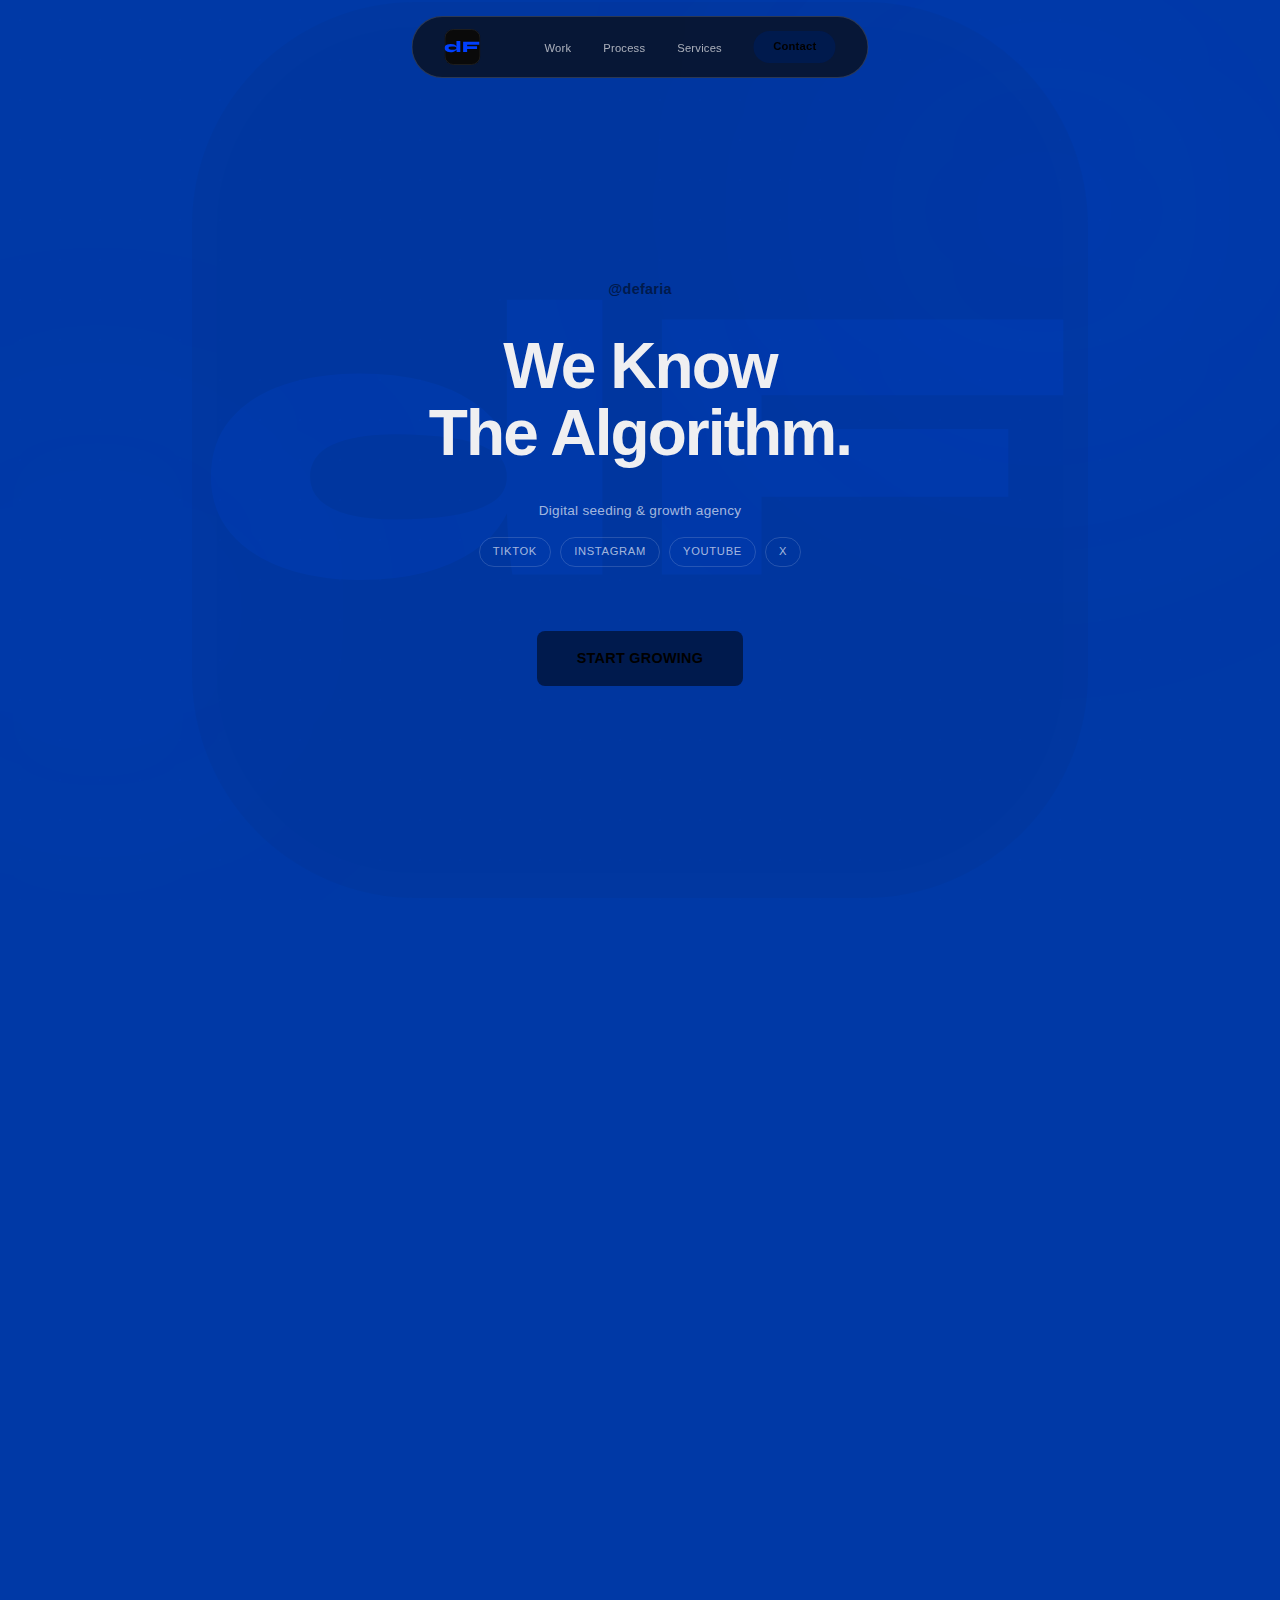
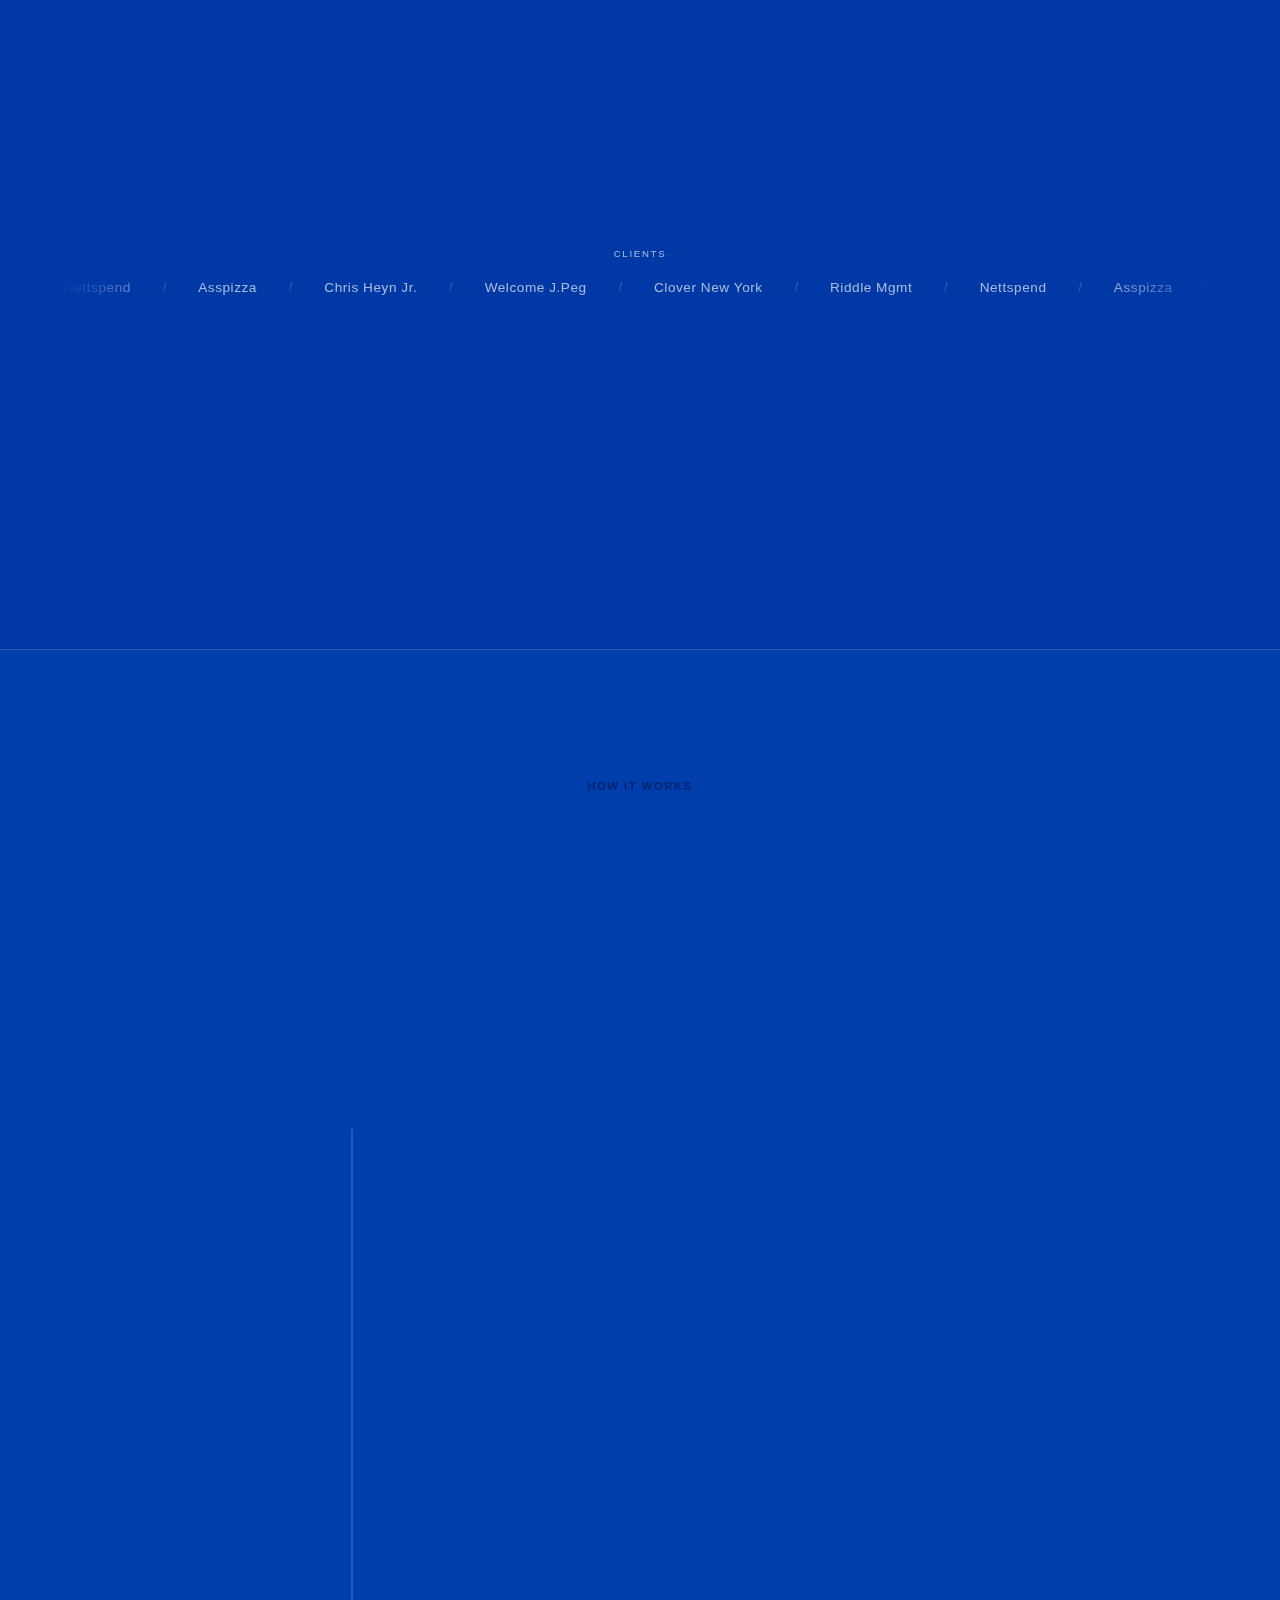
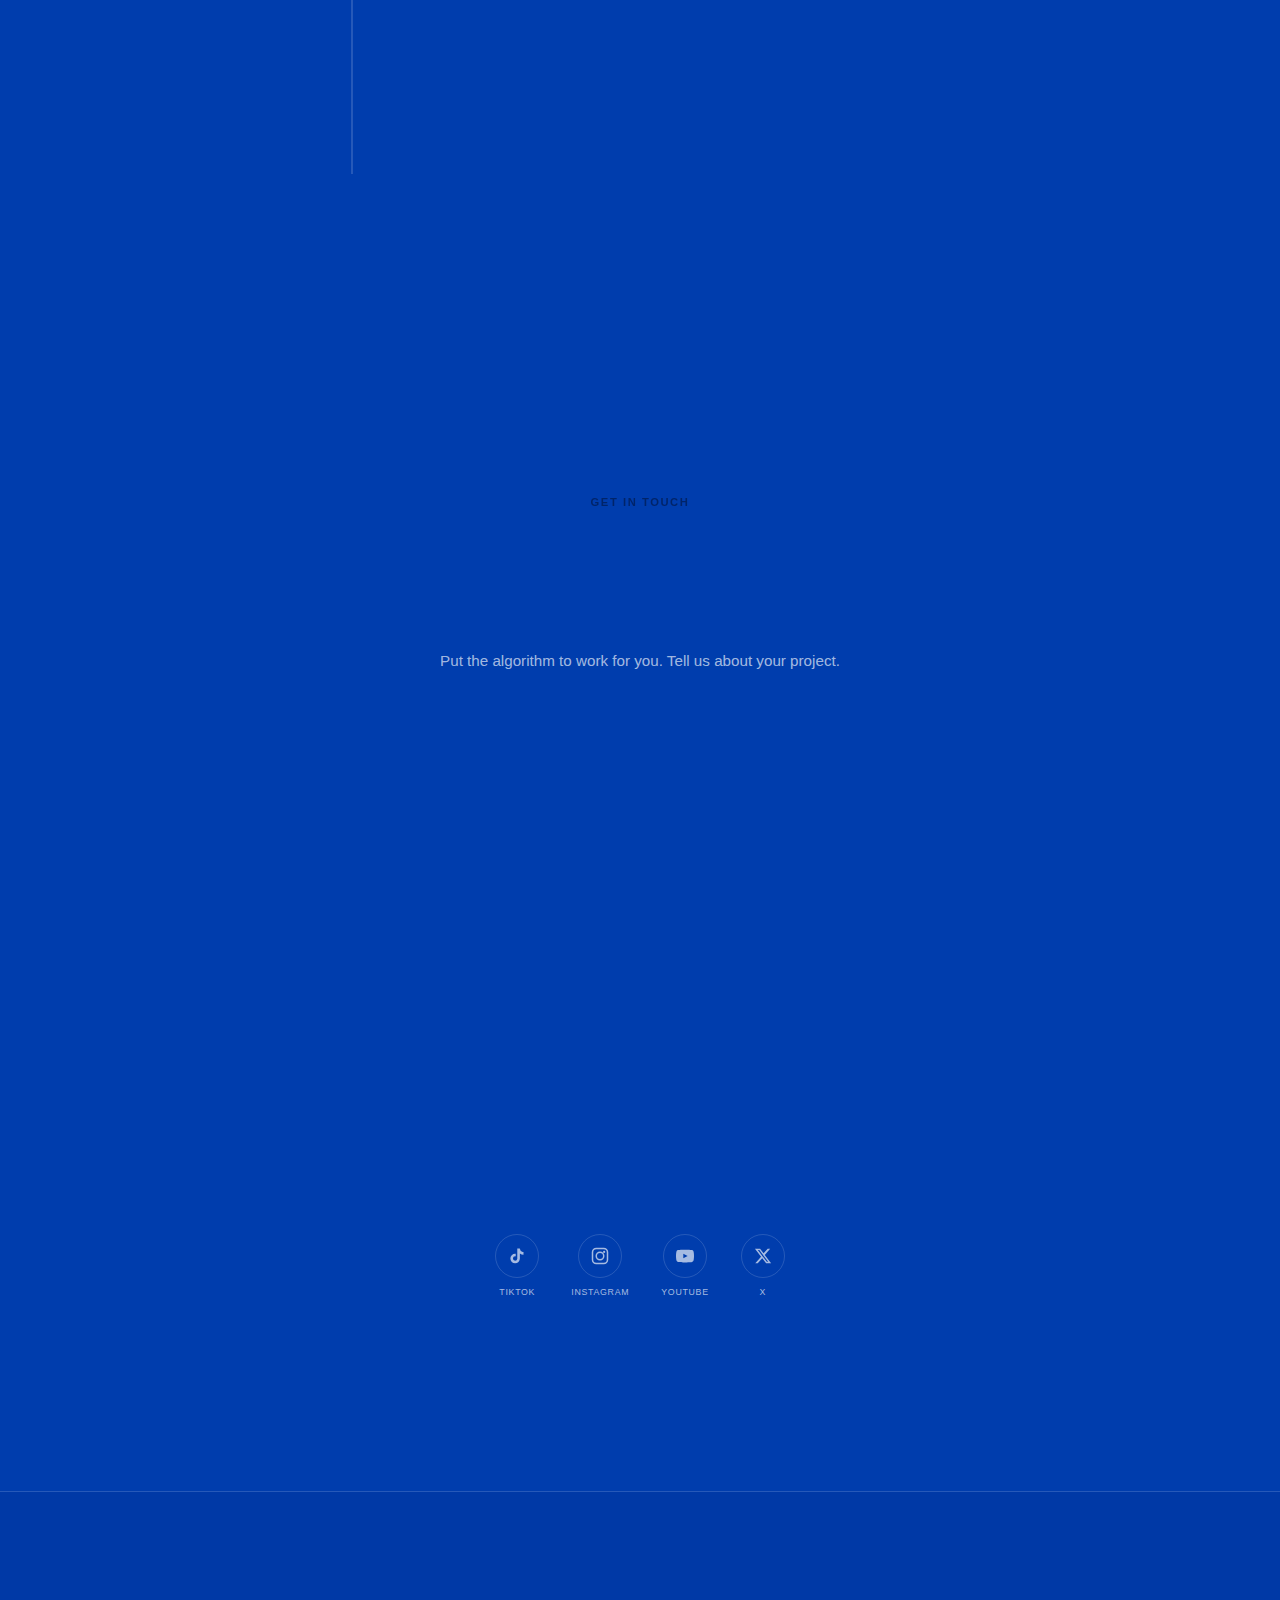
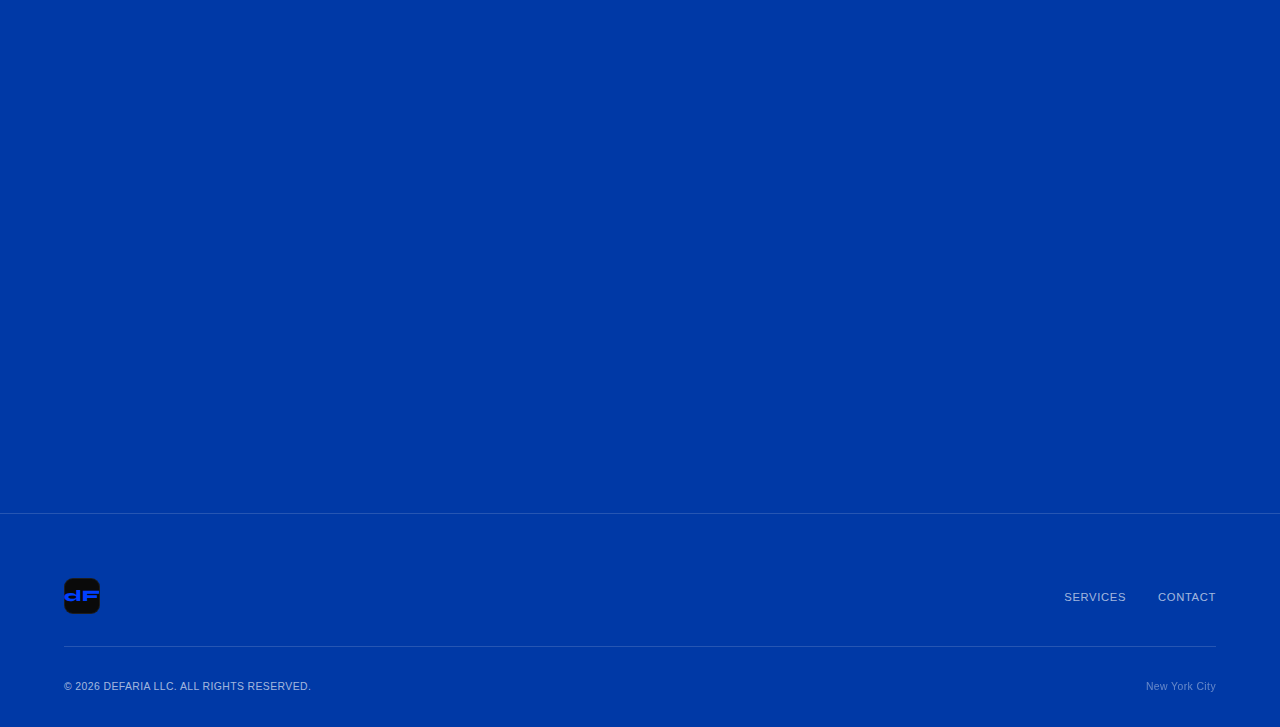
<file: index.html>
<!DOCTYPE html>
<html lang="en">
<head>
    <meta charset="UTF-8">
    <meta name="viewport" content="width=device-width, initial-scale=1.0">
    <title>defaria - Digital Seeding & Distribution</title>
    <meta name="description" content="We know the algorithm. Digital seeding & growth agency — multi-platform distribution for artists, labels, and brands across TikTok, Instagram, YouTube, and X.">
    <meta property="og:title" content="DEFARIA — We Know The Algorithm">
    <meta property="og:description" content="Digital seeding & growth agency. Multi-platform distribution for artists, labels, and brands.">
    <meta property="og:type" content="website">
    <meta property="og:url" content="https://defaria.nyc">
    <meta property="og:image" content="https://defaria.nyc/img/og-image.png">
    <meta property="og:image:width" content="1200">
    <meta property="og:image:height" content="630">
    <meta name="twitter:card" content="summary_large_image">
    <meta name="twitter:image" content="https://defaria.nyc/img/og-image.png">
    <link rel="icon" href="data:image/svg+xml,<svg xmlns='http://www.w3.org/2000/svg' viewBox='0 0 32 32'><rect width='32' height='32' rx='8' fill='%230A0A0A'/><text x='50%25' y='22' text-anchor='middle' font-family='system-ui' font-size='18' fill='%230040FF' font-weight='800'>dF</text></svg>">
    <link rel="preconnect" href="https://fonts.googleapis.com">
    <link rel="preconnect" href="https://fonts.gstatic.com" crossorigin>
    <link href="https://fonts.googleapis.com/css2?family=Inter:wght@400;500;600;700;800;900&family=JetBrains+Mono:wght@400;500;600&family=Syne:wght@700;800&display=swap" rel="stylesheet">
    <link rel="stylesheet" href="css/reset.css">
    <link rel="stylesheet" href="css/variables.css?v=83">
    <link rel="stylesheet" href="css/layout.css?v=83">
    <link rel="stylesheet" href="css/components.css?v=83">
    <link rel="stylesheet" href="css/sections.css?v=83">
    <link rel="stylesheet" href="css/responsive.css?v=83">
</head>
<body>

<!-- Nav -->
<nav class="nav" id="nav">
    <div class="nav__inner">
        <a href="#" class="nav__logo">
            <span class="nav__logo-icon"><svg width="36" height="36" viewBox="0 0 36 36" fill="none"><rect width="36" height="36" rx="9" fill="#0A0A0A"/><rect x="0.5" y="0.5" width="35" height="35" rx="8.5" stroke="rgba(255,255,255,0.08)"/><text x="18" y="23" text-anchor="middle" font-family="'Syne',system-ui" font-size="16" font-weight="800" fill="#0040FF">dF</text></svg></span>
        </a>
        <ul class="nav__links" id="nav-links">
            <li><a href="#work">Work</a></li>
            <li><a href="#process">Process</a></li>
            <li><a href="services.html">Services</a></li>
            <li><a href="#contact" class="nav__cta">Contact</a></li>
        </ul>
        <button class="nav__hamburger" id="hamburger" aria-label="Toggle menu">
            <span></span>
            <span></span>
            <span></span>
        </button>
    </div>
</nav>

<!-- Hero -->
<section class="hero" id="hero">
    <div class="hero__orb hero__orb--1"></div>
    <div class="hero__orb hero__orb--2"></div>
    <div class="hero__grid-overlay"></div>
    <svg class="hero__watermark" viewBox="0 0 36 36" fill="none"><rect width="36" height="36" rx="9" fill="#0A0A0A"/><rect x="0.5" y="0.5" width="35" height="35" rx="8.5" stroke="rgba(255,255,255,0.08)"/><text x="18" y="23" text-anchor="middle" font-family="'Syne',system-ui" font-size="16" font-weight="800" fill="#0040FF">dF</text></svg>

    <div class="container hero__inner">
        <p class="hero__terminal">@defaria</p>
        <h1 class="hero__headline">We Know<br>The Algorithm.</h1>
        <p class="hero__sub">Digital seeding & growth agency</p>
        <div class="hero__platforms">
            <span class="hero__platform">TikTok</span>
            <span class="hero__platform">Instagram</span>
            <span class="hero__platform">YouTube</span>
            <span class="hero__platform">X</span>
        </div>
        <a href="#contact" class="btn btn--primary">Start Growing</a>
    </div>
</section>

<!-- Showcase -->
<section class="showcase" id="work">
    <div class="showcase__sticky">
        <div class="container">
            <p class="showcase__eyebrow"><span class="live-indicator"><span class="live-indicator__dot"></span>LIVE FEED</span></p>
            <h2 class="showcase__headline"><span class="heart-word">Growth</span> isn't luck.<br><span class="text-accent text-accent--green infra-word">It's distribution.</span></h2>
            <div class="showcase__phones">
                <div class="showcase__phone showcase__phone--center">
                    <div class="phone phone--hero phone--glow">
                        <div class="phone__notch"></div>
                        <div class="phone__screen">
                            <div class="phone__feed" id="scroll-feed">
                                <div class="phone__video" style="background:url('img/videos/viral-clip.jpg') center/cover"><span class="phone__handle">@asspizza</span><div class="phone__overlay"><span class="phone__platform">TikTok</span><span class="phone__views">2.4M views</span><p class="phone__desc">this clip went viral</p></div></div>
                                <div class="phone__video" style="background:url('img/videos/ym-reel1.jpg') center/cover"><span class="phone__handle">@yourmultimedia</span><div class="phone__overlay"><span class="phone__platform">Instagram</span><span class="phone__views">340K views</span><p class="phone__desc">asspizza in the store</p></div></div>
                                <div class="phone__video" style="background:url('img/videos/nett2.jpg') center/cover"><span class="phone__handle">@asspizza</span><div class="phone__overlay"><span class="phone__platform">TikTok</span><span class="phone__views">890K views</span><p class="phone__desc">Nettspend unreleased heat</p></div></div>
                                <div class="phone__video" style="background:url('img/videos/chrisheyn2.jpg') center/cover"><span class="phone__handle">@welcome.jpeg</span><div class="phone__overlay"><span class="phone__platform">TikTok</span><span class="phone__views">670K views</span><p class="phone__desc">new collection just dropped</p></div></div>
                                <div class="phone__video" style="background:url('img/videos/ym-reel2.jpg') center/cover"><span class="phone__handle">@yourmultimedia</span><div class="phone__overlay"><span class="phone__platform">Instagram</span><span class="phone__views">520K views</span><p class="phone__desc">interview clip</p></div></div>
                                <div class="phone__video" style="background:url('img/videos/chrisheyn1.jpg') center/cover"><span class="phone__handle">@chrisheyn</span><div class="phone__overlay"><span class="phone__platform">TikTok</span><span class="phone__views">1.1M views</span><p class="phone__desc">they got clout</p></div></div>
                                <div class="phone__video" style="background:url('img/videos/ian-show.jpg') center/cover"><span class="phone__handle">@welcome.jpeg</span><div class="phone__overlay"><span class="phone__platform">Instagram</span><span class="phone__views">450K views</span><p class="phone__desc">behind the scenes</p></div></div>
                                <div class="phone__video" style="background:url('img/videos/ym-reel4.jpg') center/cover"><span class="phone__handle">@yourmultimedia</span><div class="phone__overlay"><span class="phone__platform">Instagram</span><span class="phone__views">180K views</span><p class="phone__desc">HOTMODELS on the scene</p></div></div>
                                <div class="phone__video" style="background:url('img/videos/designers.jpg') center/cover"><span class="phone__handle">@welcome.jpeg</span><div class="phone__overlay"><span class="phone__platform">TikTok</span><span class="phone__views">290K views</span><p class="phone__desc">the designers went crazy</p></div></div>
                            </div>
                        </div>
                    </div>
                </div>
            </div>
            <div class="showcase__clients">
                <p class="showcase__clients-label">CLIENTS</p>
                <div class="showcase__clients-names">
                    <span class="showcase__client">Nettspend</span>
                    <span class="showcase__client-sep">/</span>
                    <span class="showcase__client">Asspizza</span>
                    <span class="showcase__client-sep">/</span>
                    <span class="showcase__client">Chris Heyn Jr.</span>
                    <span class="showcase__client-sep">/</span>
                    <span class="showcase__client">Welcome J.Peg</span>
                    <span class="showcase__client-sep">/</span>
                    <span class="showcase__client">Clover New York</span>
                    <span class="showcase__client-sep">/</span>
                    <span class="showcase__client">Riddle Mgmt</span>
                    <span class="showcase__client-sep">/</span>
                    <!-- Duplicate set for seamless marquee loop -->
                    <span class="showcase__client">Nettspend</span>
                    <span class="showcase__client-sep">/</span>
                    <span class="showcase__client">Asspizza</span>
                    <span class="showcase__client-sep">/</span>
                    <span class="showcase__client">Chris Heyn Jr.</span>
                    <span class="showcase__client-sep">/</span>
                    <span class="showcase__client">Welcome J.Peg</span>
                    <span class="showcase__client-sep">/</span>
                    <span class="showcase__client">Clover New York</span>
                    <span class="showcase__client-sep">/</span>
                    <span class="showcase__client">Riddle Mgmt</span>
                </div>
            </div>
        </div>
    </div>
</section>

<!-- Process -->
<section class="process" id="process">
    <div class="container">
        <p class="section-tag">HOW IT WORKS</p>
        <h2 class="process__headline">Our Algorithm</h2>
        <p class="process__sub">From raw content to For You Pages.</p>
        <div class="process__line">
            <div class="process__line-fill"></div>
            <div class="process__stop"><span class="process__dot"></span><div class="process__content"><span class="process__step-tag">01</span><h3 class="process__title">Source</h3><p class="process__desc">We take raw footage and format it for every platform. Optimized aspect ratios, captions, hooks, and trending sounds.</p></div></div>
            <div class="process__stop"><span class="process__dot"></span><div class="process__content"><span class="process__step-tag">02</span><h3 class="process__title">Seed</h3><p class="process__desc">Content gets planted across 30+ accounts on TikTok, Instagram, YouTube, and X. Simultaneous, coordinated drops.</p></div></div>
            <div class="process__stop"><span class="process__dot"></span><div class="process__content"><span class="process__step-tag">03</span><h3 class="process__title">Trigger the Algorithm</h3><p class="process__desc">Early engagement signals tell the algorithm to push. Comments, shares, saves &mdash; we generate the velocity that lands you on Explore and FYP.</p></div></div>
            <div class="process__stop process__stop--last"><span class="process__dot"></span><div class="process__content"><span class="process__step-tag">04</span><h3 class="process__title">Grow</h3><p class="process__desc">Each cycle compounds. More reach, more followers, more saves. The algorithm starts working for you, not against you.</p></div></div>
        </div>
    </div>
</section>

<!-- Contact -->
<section class="contact" id="contact">
    <div class="container contact__inner">
        <p class="section-tag">GET IN TOUCH</p>
        <h2 class="contact__headline">Let's <span class="contact__project-glow">Grow.</span></h2>
        <p class="contact__sub">Put the algorithm to work for you. Tell us about your project.</p>
        <form class="contact__form" id="contact-form" action="https://formsubmit.co/sean@defaria.nyc" method="POST">
            <input type="hidden" name="_subject" value="New inquiry from defaria.nyc">
            <input type="hidden" name="_captcha" value="false">
            <input type="hidden" name="_next" value="https://defaria.nyc/thanks.html">
            <div class="contact__fields">
                <input type="text" name="project" placeholder="Project / Artist Name" required class="input">
                <input type="text" name="name" placeholder="Your Name" required class="input">
                <input type="email" name="email" placeholder="Email" required class="input">
                <textarea name="message" placeholder="Tell us about your project" rows="4" class="input input--textarea"></textarea>
            </div>
            <button type="submit" class="btn btn--dark">Send</button>
        </form>
        <div class="contact__socials">
            <a href="https://tiktok.com/@defaria" class="contact__social-item" target="_blank"><span class="contact__social-circle"><svg viewBox="0 0 24 24" fill="currentColor"><path d="M19.59 6.69a4.83 4.83 0 0 1-3.77-4.25V2h-3.45v13.67a2.89 2.89 0 0 1-2.88 2.5 2.89 2.89 0 0 1-2.88-2.88 2.89 2.89 0 0 1 2.88-2.88c.28 0 .56.04.81.13v-3.5a6.37 6.37 0 0 0-.81-.05A6.34 6.34 0 0 0 3.15 15.4a6.34 6.34 0 0 0 6.34 6.34 6.34 6.34 0 0 0 6.34-6.34V8.72a8.27 8.27 0 0 0 4.83 1.56V6.83a4.84 4.84 0 0 1-1.07-.14z"/></svg></span><span class="contact__social-label">TikTok</span></a>
            <a href="https://instagram.com/defaria" class="contact__social-item" target="_blank"><span class="contact__social-circle"><svg viewBox="0 0 24 24" fill="none" stroke="currentColor" stroke-width="2"><rect x="2" y="2" width="20" height="20" rx="5"/><circle cx="12" cy="12" r="5"/><circle cx="17.5" cy="6.5" r="1.5" fill="currentColor" stroke="none"/></svg></span><span class="contact__social-label">Instagram</span></a>
            <a href="https://youtube.com/@defaria" class="contact__social-item" target="_blank"><span class="contact__social-circle"><svg viewBox="0 0 24 24" fill="currentColor"><path d="M23.5 6.19a3.02 3.02 0 0 0-2.12-2.14C19.5 3.5 12 3.5 12 3.5s-7.5 0-9.38.55A3.02 3.02 0 0 0 .5 6.19 31.6 31.6 0 0 0 0 12a31.6 31.6 0 0 0 .5 5.81 3.02 3.02 0 0 0 2.12 2.14c1.88.55 9.38.55 9.38.55s7.5 0 9.38-.55a3.02 3.02 0 0 0 2.12-2.14A31.6 31.6 0 0 0 24 12a31.6 31.6 0 0 0-.5-5.81zM9.75 15.02V8.98L15.5 12l-5.75 3.02z"/></svg></span><span class="contact__social-label">YouTube</span></a>
            <a href="https://x.com/defaria" class="contact__social-item" target="_blank"><span class="contact__social-circle"><svg viewBox="0 0 24 24" fill="currentColor"><path d="M18.244 2.25h3.308l-7.227 8.26 8.502 11.24H16.17l-5.214-6.817L4.99 21.75H1.68l7.73-8.835L1.254 2.25H8.08l4.713 6.231zm-1.161 17.52h1.833L7.084 4.126H5.117z"/></svg></span><span class="contact__social-label">X</span></a>
        </div>
    </div>
</section>

<!-- SEED. GROW. SCALE. -->
<section class="csg">
    <div class="container csg__inner">
        <span class="csg__word csg__word--clip">SEED.</span>
        <span class="csg__word csg__word--seed">GROW.</span>
        <span class="csg__word csg__word--grow">SCALE.</span>
    </div>
</section>

<!-- Footer -->
<footer class="footer">
    <div class="container footer__inner">
        <div class="footer__top">
            <a href="/" class="footer__logo">
                <span class="nav__logo-icon"><svg width="36" height="36" viewBox="0 0 36 36" fill="none"><rect width="36" height="36" rx="9" fill="#0A0A0A"/><rect x="0.5" y="0.5" width="35" height="35" rx="8.5" stroke="rgba(255,255,255,0.08)"/><text x="18" y="23" text-anchor="middle" font-family="'Syne',system-ui" font-size="16" font-weight="800" fill="#0040FF">dF</text></svg></span>
            </a>
            <ul class="footer__links">
                <li><a href="services.html">Services</a></li>
                <li><a href="#contact">Contact</a></li>
            </ul>
        </div>
        <div class="footer__bottom">
            <p>&copy; 2026 DEFARIA LLC. ALL RIGHTS RESERVED.</p>
            <p class="footer__location">New York City</p>
        </div>
    </div>
</footer>

<script src="js/counter.js"></script>
<script src="js/main.js?v=83"></script>
</body>
</html>
</file>
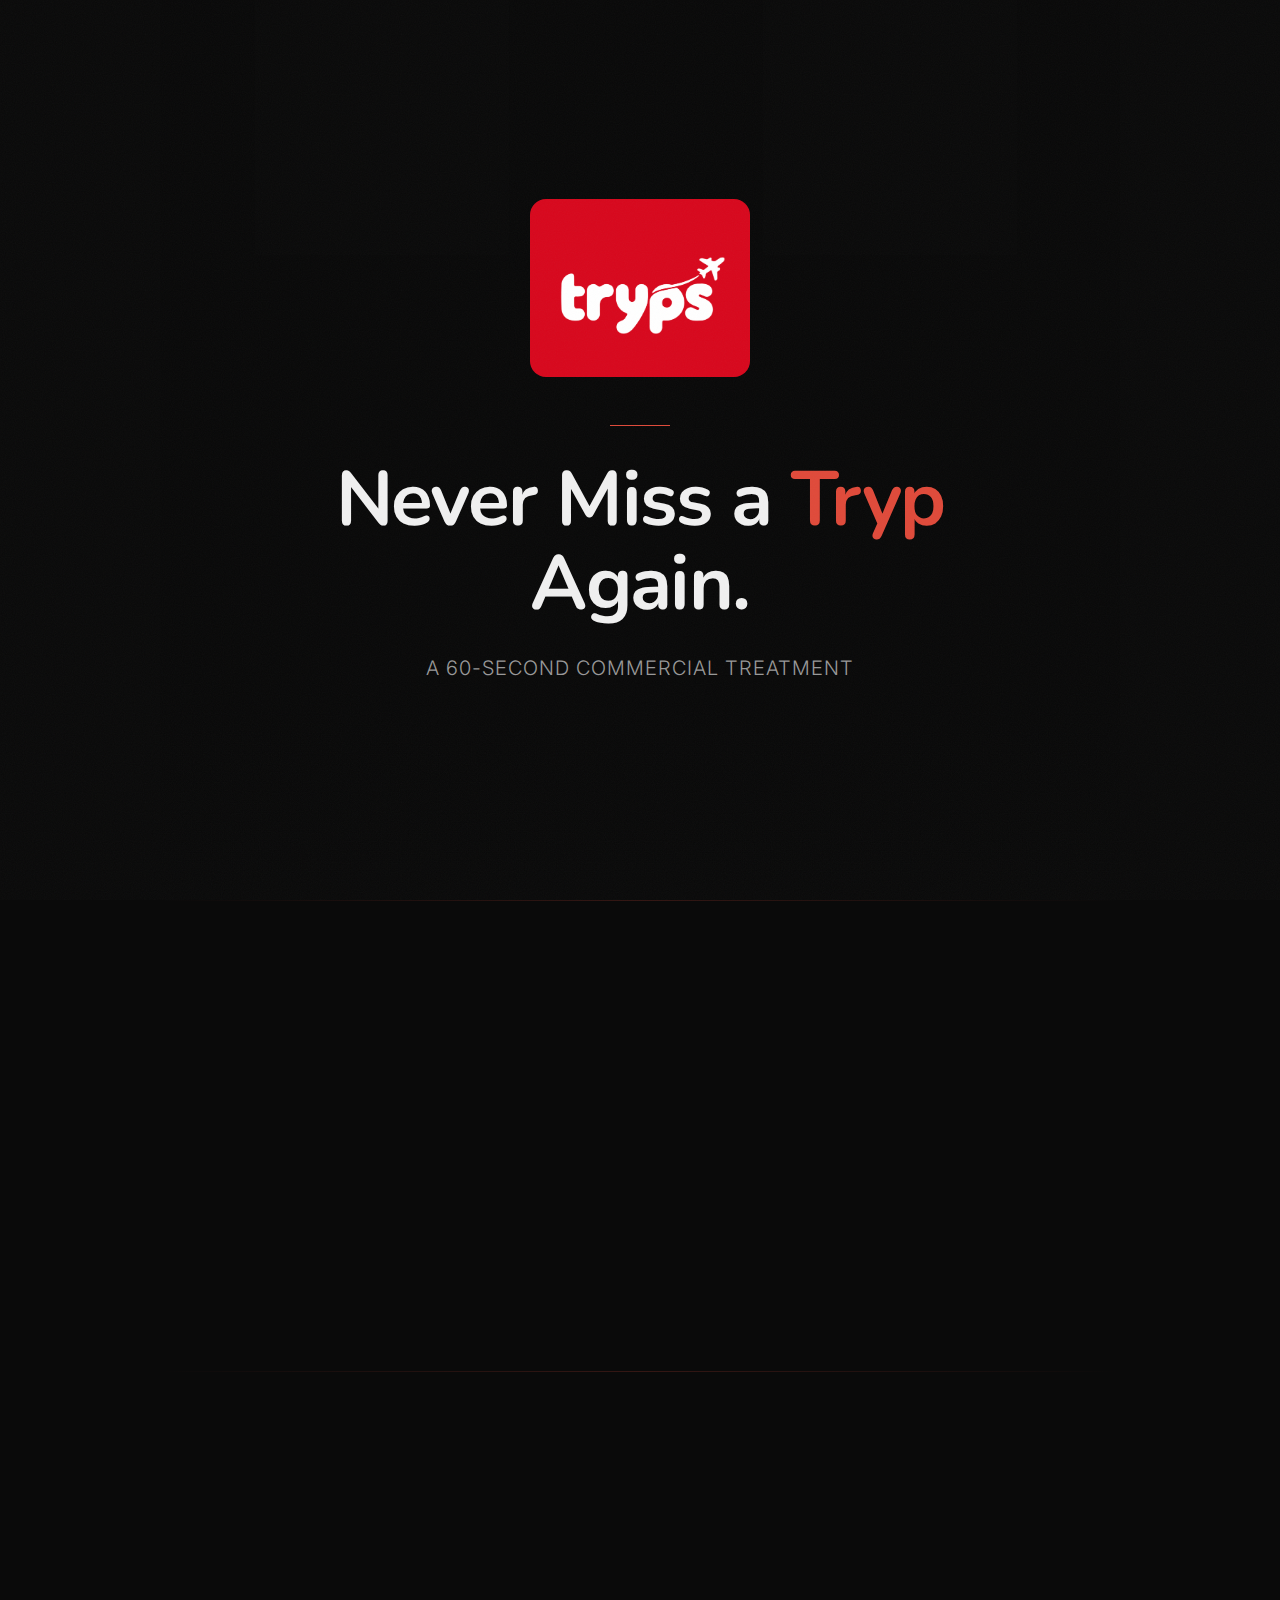
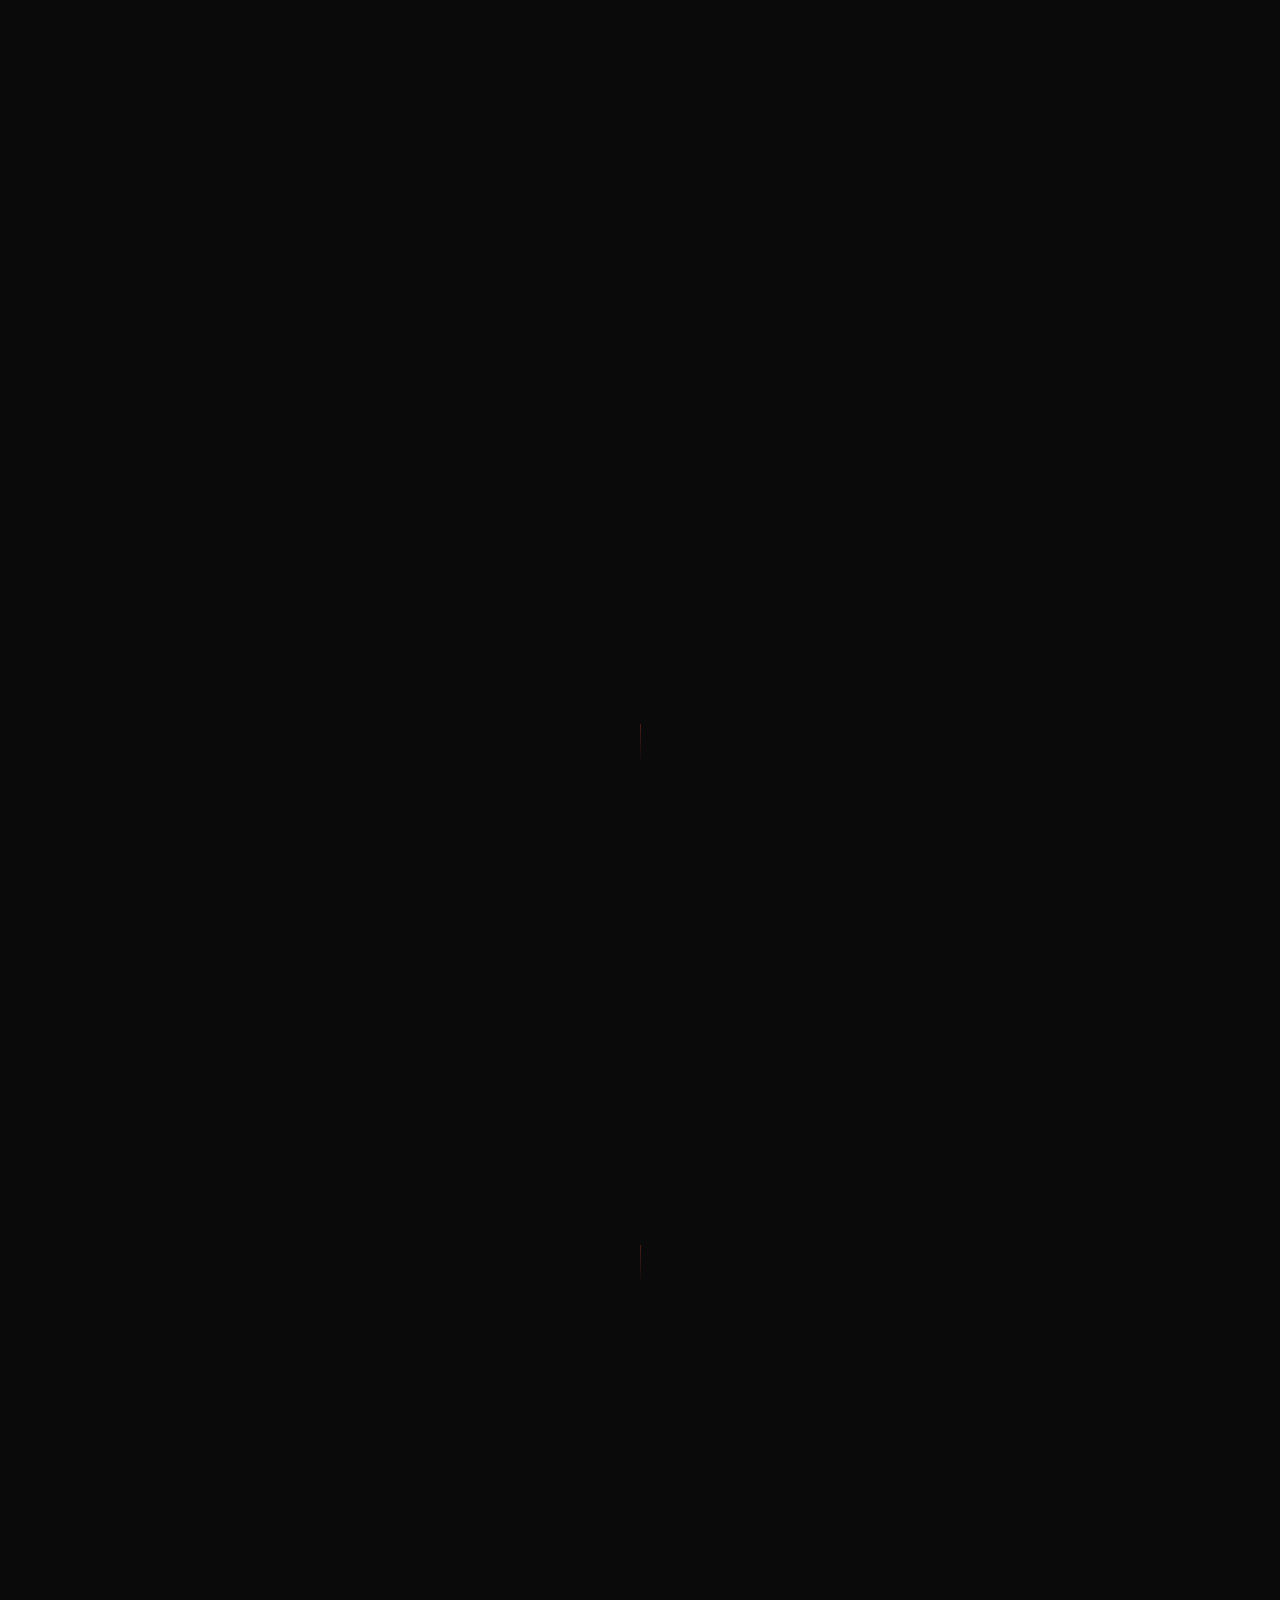
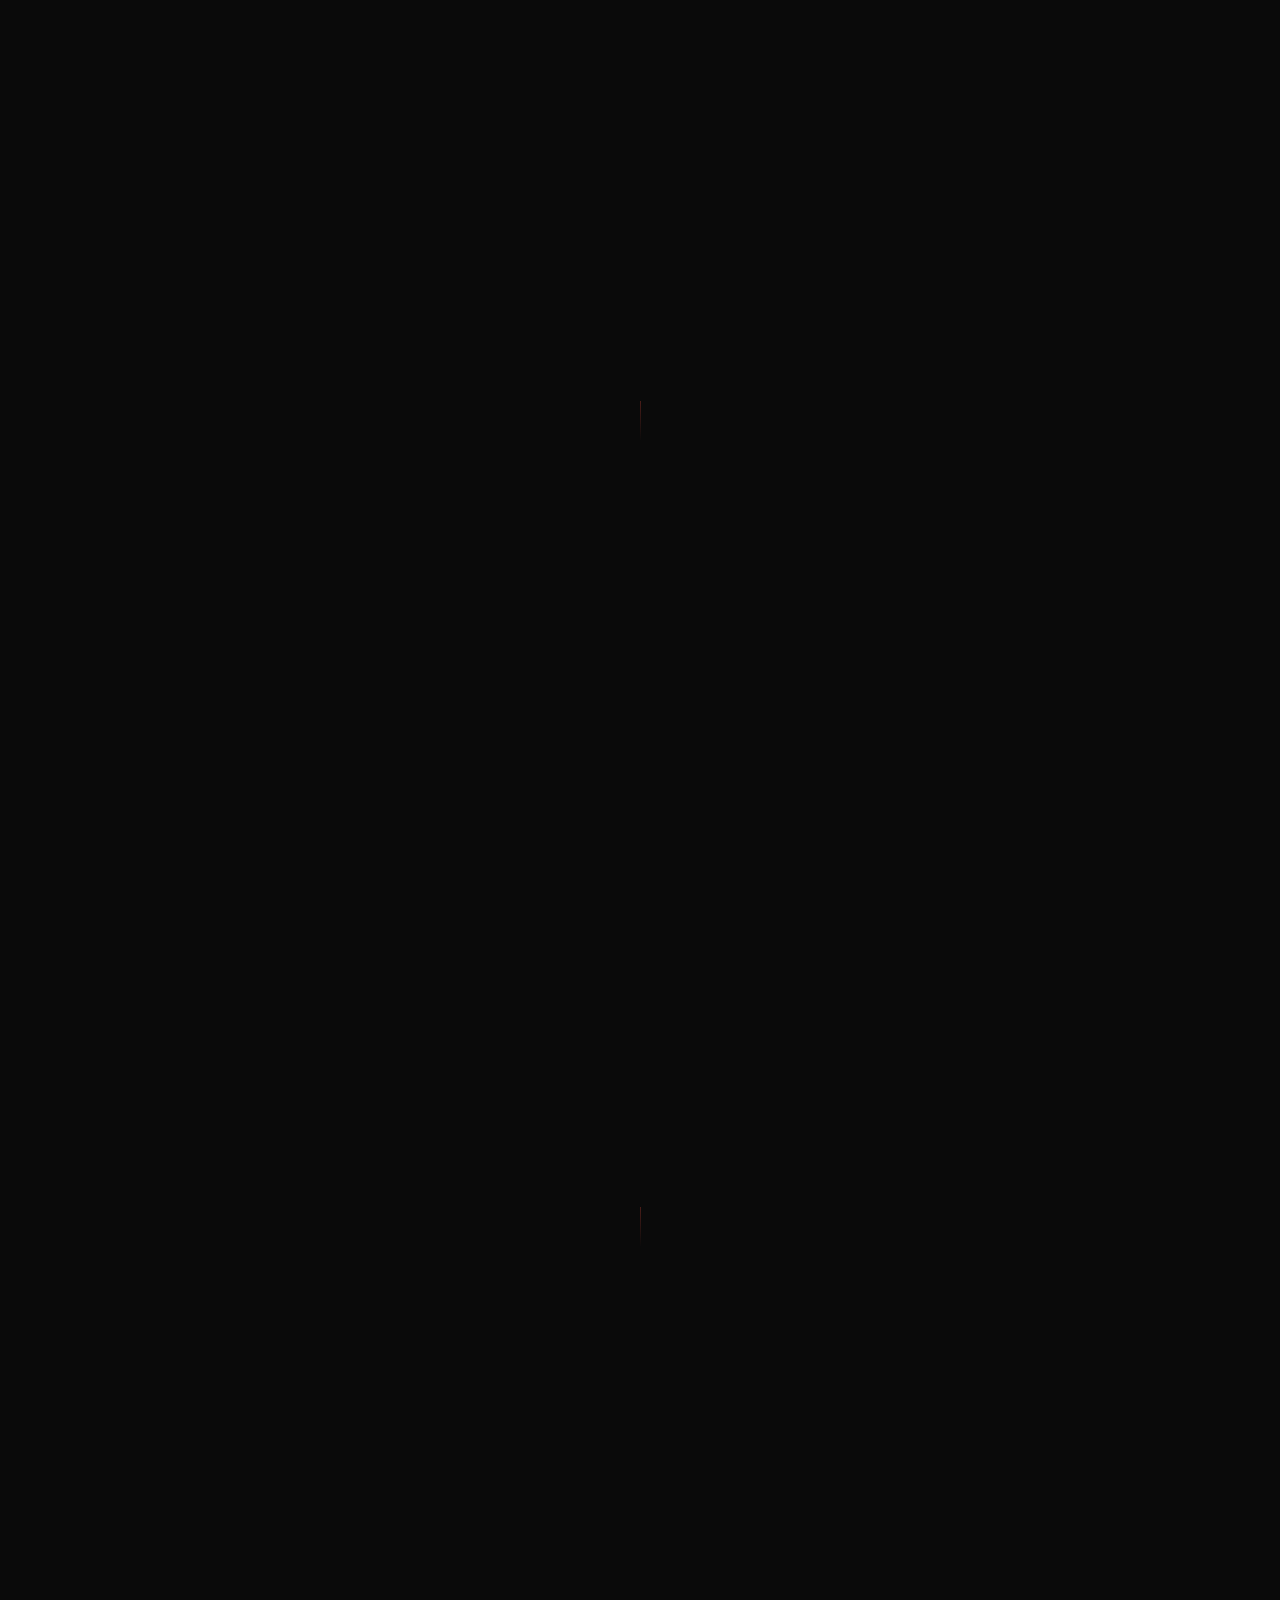
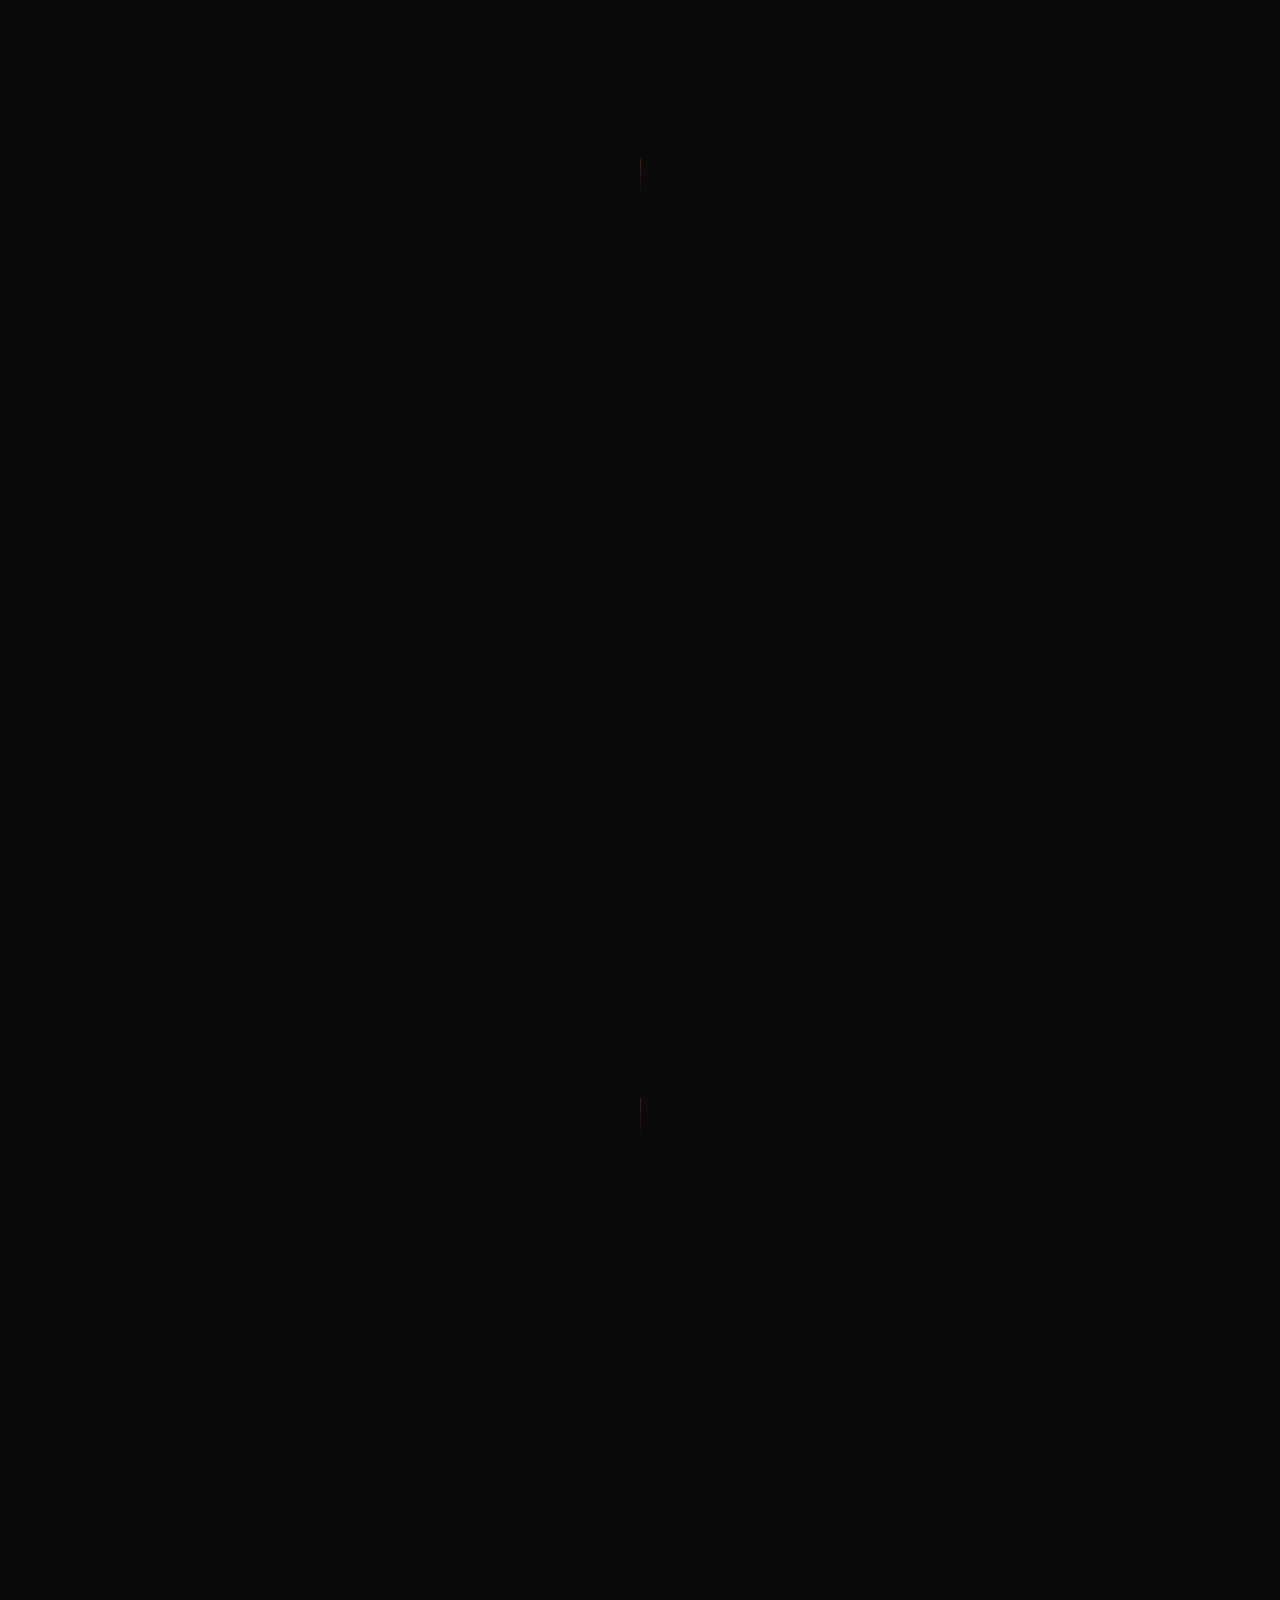
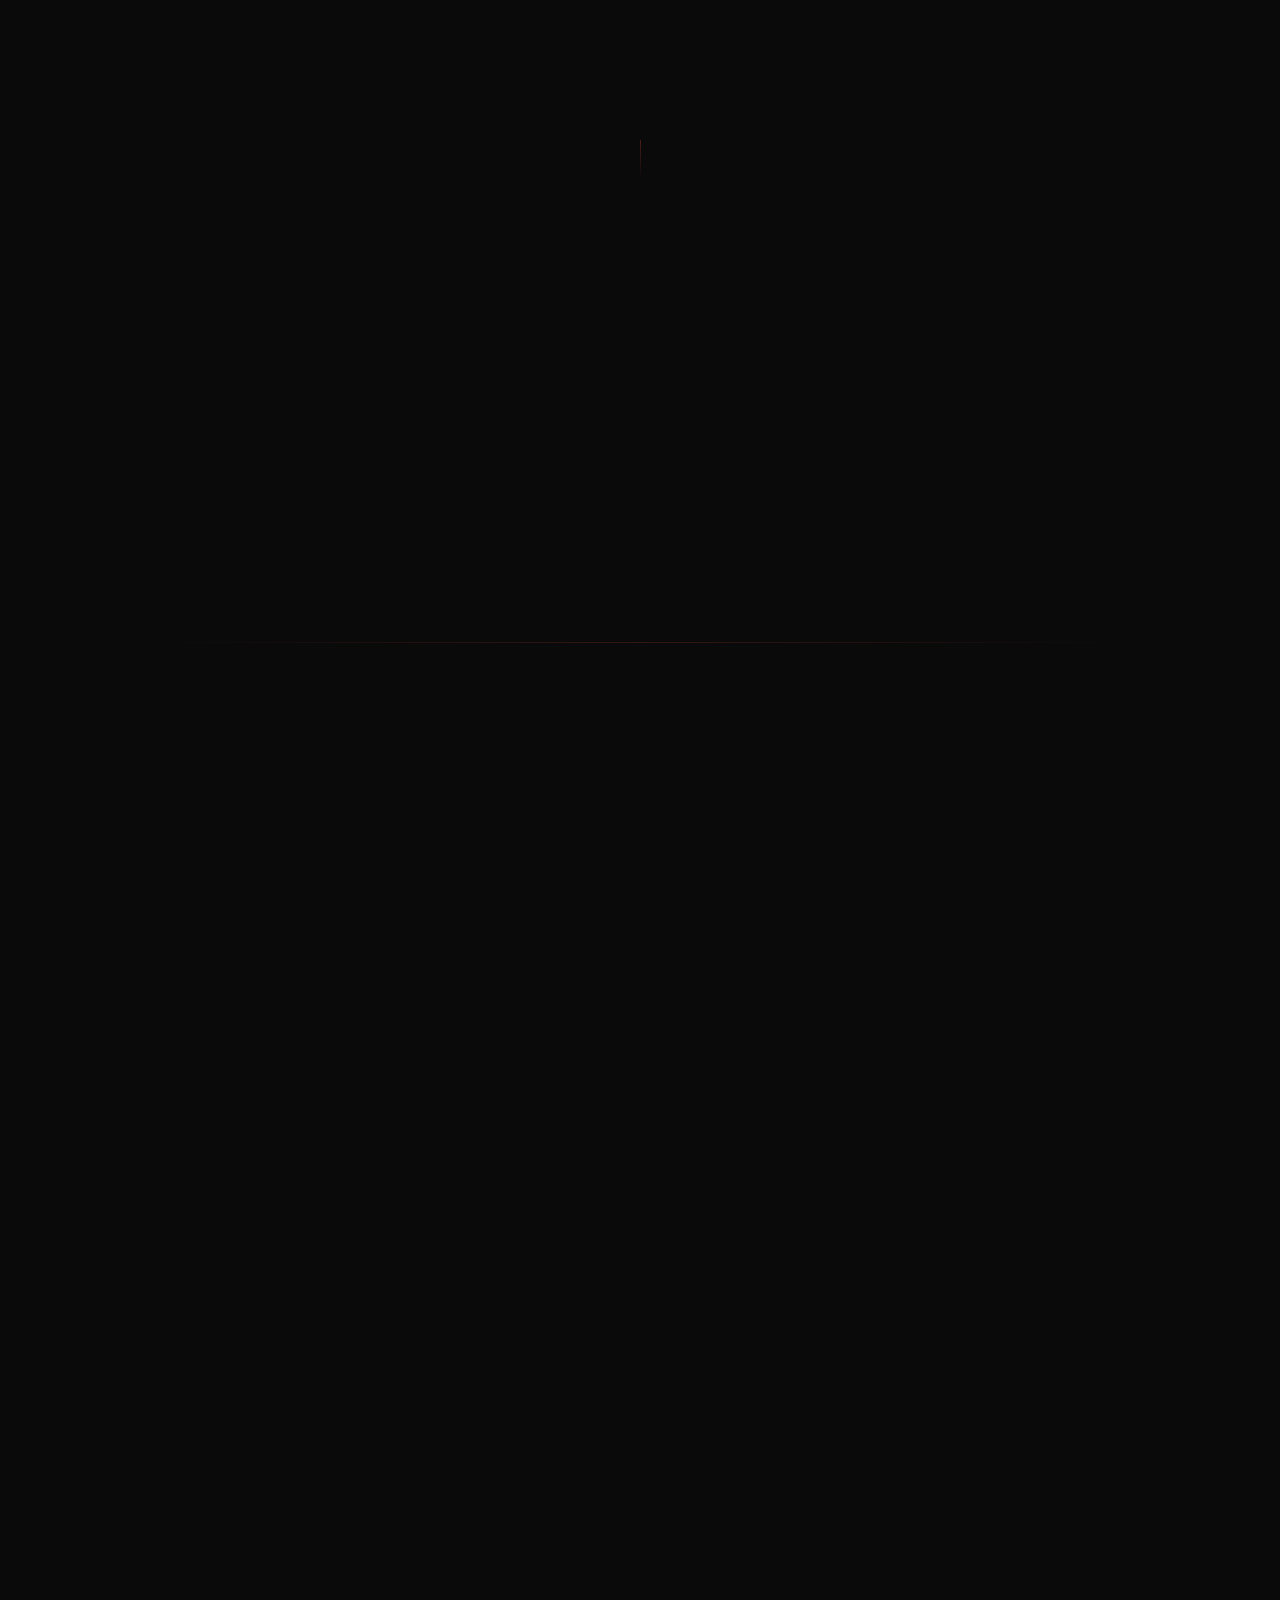
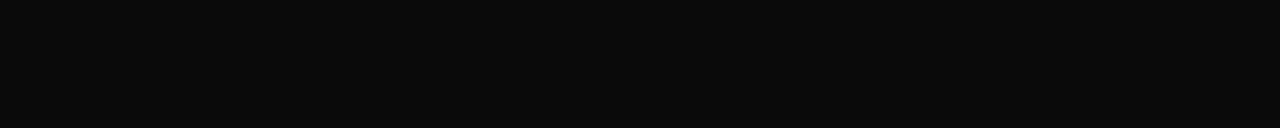
<file: tryps/index.html>
<!DOCTYPE html>
<html lang="en">
<head>
<meta charset="UTF-8">
<meta name="viewport" content="width=device-width, initial-scale=1.0">
<title>Never Miss a Tryp Again | Tryps Commercial Treatment</title>
<link rel="preconnect" href="https://fonts.googleapis.com">
<link rel="preconnect" href="https://fonts.gstatic.com" crossorigin>
<link href="https://fonts.googleapis.com/css2?family=Inter:wght@300;400;500;600&family=Nunito:wght@400;600;700;800;900&display=swap" rel="stylesheet">
<style>
*, *::before, *::after {
  box-sizing: border-box;
  margin: 0;
  padding: 0;
}

:root {
  --bg: #0a0a0a;
  --bg-elevated: #111111;
  --bg-card: #141414;
  --tryps-red: #E04A3A;
  --tryps-red-glow: rgba(224, 74, 58, 0.15);
  --tryps-red-dim: rgba(224, 74, 58, 0.6);
  --text-primary: #f0f0f0;
  --text-secondary: #999999;
  --text-dim: #666666;
  --warm-gold: #D4A843;
  --miami-cyan: #4ECDC4;
  --office-blue: #4A6FA5;
  --font-heading: 'Nunito', sans-serif;
  --font-body: 'Inter', sans-serif;
}

html {
  scroll-behavior: smooth;
  background: var(--bg);
}

body {
  font-family: var(--font-body);
  background: var(--bg);
  color: var(--text-primary);
  line-height: 1.7;
  overflow-x: hidden;
  -webkit-font-smoothing: antialiased;
  -moz-osx-font-smoothing: grayscale;
}

/* Film grain overlay */
body::after {
  content: '';
  position: fixed;
  top: 0;
  left: 0;
  width: 100%;
  height: 100%;
  pointer-events: none;
  z-index: 9999;
  opacity: 0.035;
  background-image: url("data:image/svg+xml,%3Csvg viewBox='0 0 256 256' xmlns='http://www.w3.org/2000/svg'%3E%3Cfilter id='noise'%3E%3CfeTurbulence type='fractalNoise' baseFrequency='0.9' numOctaves='4' stitchTiles='stitch'/%3E%3C/filter%3E%3Crect width='100%25' height='100%25' filter='url(%23noise)'/%3E%3C/svg%3E");
  background-repeat: repeat;
  background-size: 256px 256px;
}

/* Scroll animations */
.fade-in {
  opacity: 0;
  transform: translateY(40px);
  transition: opacity 0.9s cubic-bezier(0.16, 1, 0.3, 1), transform 0.9s cubic-bezier(0.16, 1, 0.3, 1);
}

.fade-in.visible {
  opacity: 1;
  transform: translateY(0);
}

.fade-in-delay-1 { transition-delay: 0.1s; }
.fade-in-delay-2 { transition-delay: 0.2s; }
.fade-in-delay-3 { transition-delay: 0.3s; }
.fade-in-delay-4 { transition-delay: 0.4s; }

/* ============================================
   CINEMATIC IMAGE STYLES
   ============================================ */
.cinematic-img {
  width: 100%;
  aspect-ratio: 21 / 9;
  object-fit: cover;
  border-radius: 8px;
  filter: saturate(0.85) contrast(1.05);
  display: block;
}

.cinematic-wrap {
  position: relative;
  border-radius: 8px;
  overflow: hidden;
  box-shadow: 0 8px 32px rgba(0, 0, 0, 0.5);
  margin-top: 1.5rem;
}

.cinematic-wrap::after {
  content: '';
  position: absolute;
  top: 0;
  left: 0;
  right: 0;
  bottom: 0;
  box-shadow: inset 0 0 60px rgba(0, 0, 0, 0.4);
  pointer-events: none;
  border-radius: 8px;
}

.cinematic-16-9 .cinematic-img {
  aspect-ratio: 16 / 9;
}

/* Photo frame effect */
.photo-frame {
  display: inline-block;
  padding: 8px;
  background: #f5f5f0;
  border-radius: 4px;
  box-shadow: 4px 6px 20px rgba(0, 0, 0, 0.5), 0 2px 8px rgba(0, 0, 0, 0.3);
  transform: rotate(-1.5deg);
  margin-top: 1.5rem;
  max-width: 100%;
}

.photo-frame img {
  display: block;
  width: 100%;
  max-width: 480px;
  aspect-ratio: 4 / 3;
  object-fit: cover;
  border-radius: 2px;
}

/* Phone mockup frame */
.phone-frame {
  background: #1a1a1a;
  border: 3px solid #333;
  border-radius: 24px;
  padding: 12px 8px;
  max-width: 360px;
  margin-top: 1.5rem;
  box-shadow: 0 8px 32px rgba(0, 0, 0, 0.5);
}

.phone-frame-notch {
  width: 100px;
  height: 6px;
  background: #333;
  border-radius: 3px;
  margin: 0 auto 10px;
}

.phone-frame-content {
  border-radius: 16px;
  overflow: hidden;
}

/* Scam ad popup */
.scam-ad {
  background: linear-gradient(135deg, #FFD700, #FF4500);
  border: 4px dashed #ff0000;
  border-radius: 8px;
  padding: 1.25rem;
  margin-top: 1.5rem;
  max-width: 400px;
  position: relative;
  box-shadow: 0 4px 24px rgba(255, 69, 0, 0.3);
  text-align: center;
  font-family: 'Comic Sans MS', 'Comic Sans', cursive, sans-serif;
  transform: rotate(0.5deg);
}

.scam-ad-badge {
  position: absolute;
  top: -8px;
  right: -8px;
  background: #00ff00;
  color: #000;
  font-size: 0.55rem;
  font-weight: 900;
  padding: 3px 8px;
  border-radius: 4px;
  transform: rotate(12deg);
  border: 2px solid #008800;
  text-transform: uppercase;
  letter-spacing: 0.05em;
  font-family: Arial, sans-serif;
}

.scam-ad-headline {
  font-size: 1.4rem;
  font-weight: 900;
  color: #000;
  text-shadow: 1px 1px 0 #fff;
  margin-bottom: 0.5rem;
  line-height: 1.3;
}

.scam-ad-cta {
  display: inline-block;
  background: #ff0000;
  color: #fff;
  font-size: 1rem;
  font-weight: 900;
  padding: 0.5rem 1.5rem;
  border-radius: 4px;
  text-transform: uppercase;
  animation: scam-blink 1s infinite;
  letter-spacing: 0.05em;
  font-family: Arial, sans-serif;
}

@keyframes scam-blink {
  0%, 100% { opacity: 1; }
  50% { opacity: 0.6; }
}

.scam-ad-fine {
  font-size: 0.5rem;
  color: rgba(0, 0, 0, 0.4);
  margin-top: 0.5rem;
  font-family: Arial, sans-serif;
}

/* Tryps link preview card */
.tryps-link-card {
  background: var(--bg-card);
  border: 1px solid rgba(255, 255, 255, 0.08);
  border-radius: 12px;
  overflow: hidden;
  max-width: 360px;
  margin-top: 1.5rem;
  box-shadow: 0 4px 20px rgba(0, 0, 0, 0.4);
}

.tryps-link-card-img {
  background: var(--tryps-red);
  padding: 1.5rem;
  display: flex;
  align-items: center;
  justify-content: center;
}

.tryps-link-card-img img {
  height: 48px;
  width: auto;
}

.tryps-link-card-body {
  padding: 1rem 1.25rem;
}

.tryps-link-card-title {
  font-family: var(--font-heading);
  font-weight: 600;
  font-size: 0.95rem;
  color: var(--text-primary);
  margin-bottom: 0.25rem;
}

.tryps-link-card-url {
  font-size: 0.75rem;
  color: var(--text-dim);
}

/* Image grid / collage */
.image-grid-2 {
  display: grid;
  grid-template-columns: 1fr 1fr;
  gap: 0.75rem;
  margin-top: 1.5rem;
}

.image-grid-2 .cinematic-wrap {
  margin-top: 0;
}

.image-grid-full {
  margin-top: 0.75rem;
}

/* Full-bleed image with text overlay */
.image-text-overlay {
  position: relative;
  border-radius: 8px;
  overflow: hidden;
  margin-top: 1.5rem;
  box-shadow: 0 8px 32px rgba(0, 0, 0, 0.5);
}

.image-text-overlay img {
  width: 100%;
  aspect-ratio: 21 / 9;
  object-fit: cover;
  display: block;
  filter: saturate(0.9);
}

.image-text-overlay::after {
  content: '';
  position: absolute;
  top: 0;
  left: 0;
  right: 0;
  bottom: 0;
  background: linear-gradient(to top, rgba(0, 0, 0, 0.7) 0%, rgba(0, 0, 0, 0.2) 50%, rgba(0, 0, 0, 0.1) 100%);
  pointer-events: none;
}

.image-text-overlay .overlay-text {
  position: absolute;
  bottom: 2rem;
  left: 2rem;
  right: 2rem;
  z-index: 1;
  font-family: var(--font-heading);
  font-size: clamp(1.25rem, 3vw, 2rem);
  font-weight: 600;
  color: #fff;
  text-shadow: 0 2px 8px rgba(0, 0, 0, 0.5);
}

/* Filmstrip row for Mood section */
.filmstrip {
  display: grid;
  grid-template-columns: repeat(4, 1fr);
  gap: 0.5rem;
  margin: 2rem 0;
  padding: 0.75rem;
  background: var(--bg-card);
  border-radius: 12px;
  border: 1px solid rgba(255, 255, 255, 0.04);
}

.filmstrip-cell {
  position: relative;
  border-radius: 6px;
  overflow: hidden;
  aspect-ratio: 16 / 9;
}

.filmstrip-cell img {
  width: 100%;
  height: 100%;
  object-fit: cover;
  display: block;
}

.filmstrip-cell span {
  position: absolute;
  bottom: 0;
  left: 0;
  right: 0;
  padding: 0.35rem 0.5rem;
  font-size: 0.6rem;
  font-weight: 600;
  letter-spacing: 0.1em;
  text-transform: uppercase;
  color: rgba(255, 255, 255, 0.85);
  background: linear-gradient(to top, rgba(0, 0, 0, 0.7), transparent);
}

.filmstrip-cold img { filter: saturate(0.3) brightness(0.8) sepia(0.1) hue-rotate(200deg); }
.filmstrip-warm img { filter: saturate(1.2) sepia(0.3) brightness(0.9); }
.filmstrip-neutral img { filter: saturate(0.9) contrast(1.1); }
.filmstrip-bright img { filter: saturate(1.4) brightness(1.05) contrast(1.05); }

/* ============================================
   HERO SECTION
   ============================================ */
.hero {
  min-height: 100vh;
  display: flex;
  flex-direction: column;
  justify-content: center;
  align-items: center;
  text-align: center;
  position: relative;
  padding: 2rem;
  overflow: hidden;
  background-image: url('images/airplane-clouds.jpg');
  background-size: cover;
  background-position: center;
}

.hero::before {
  content: '';
  position: absolute;
  top: 0;
  left: 0;
  right: 0;
  bottom: 0;
  background: rgba(10, 10, 10, 0.72);
  pointer-events: none;
}

.hero::after {
  content: '';
  position: absolute;
  bottom: 0;
  left: 0;
  right: 0;
  height: 200px;
  background: linear-gradient(to bottom, transparent, var(--bg));
  pointer-events: none;
}

.hero > * {
  position: relative;
  z-index: 1;
}

.hero-logo {
  width: 220px;
  height: auto;
  margin-bottom: 3rem;
  position: relative;
}

.hero-logo img {
  width: 100%;
  height: auto;
  display: block;
  border-radius: 16px;
}

.hero-line {
  width: 60px;
  height: 1px;
  background: var(--tryps-red);
  margin-bottom: 2rem;
}

.hero h1 {
  font-family: var(--font-heading);
  font-size: clamp(2.5rem, 6vw, 5rem);
  font-weight: 700;
  letter-spacing: -0.02em;
  line-height: 1.1;
  margin-bottom: 1.5rem;
  max-width: 800px;
}

.hero h1 span {
  color: var(--tryps-red);
}

.hero-subtitle {
  font-size: clamp(1rem, 2vw, 1.25rem);
  color: var(--text-secondary);
  font-weight: 300;
  letter-spacing: 0.05em;
  text-transform: uppercase;
  margin-bottom: 1rem;
}

.hero-format {
  font-size: 0.85rem;
  color: var(--text-dim);
  letter-spacing: 0.15em;
  text-transform: uppercase;
  margin-top: 0.5rem;
}

.hero-presented {
  position: absolute;
  bottom: 3rem;
  font-size: 0.8rem;
  color: var(--text-dim);
  letter-spacing: 0.2em;
  text-transform: uppercase;
  z-index: 1;
}

.hero-presented strong {
  color: var(--text-secondary);
  font-weight: 500;
}

/* ============================================
   SECTION BASE
   ============================================ */
section {
  padding: 6rem 2rem;
  max-width: 960px;
  margin: 0 auto;
  position: relative;
}

.section-full {
  max-width: 100%;
  padding: 6rem 0;
}

.section-label {
  font-family: var(--font-heading);
  font-size: 0.75rem;
  font-weight: 600;
  letter-spacing: 0.2em;
  text-transform: uppercase;
  color: var(--tryps-red);
  margin-bottom: 2rem;
  display: flex;
  align-items: center;
  gap: 1rem;
}

.section-label::before {
  content: '';
  width: 24px;
  height: 1px;
  background: var(--tryps-red);
}

.section-title {
  font-family: var(--font-heading);
  font-size: clamp(1.75rem, 4vw, 2.75rem);
  font-weight: 600;
  line-height: 1.2;
  margin-bottom: 1.5rem;
  letter-spacing: -0.01em;
}

.section-divider {
  width: 100%;
  height: 1px;
  background: linear-gradient(to right, transparent, rgba(224, 74, 58, 0.2), transparent);
  margin: 0 auto;
  max-width: 960px;
}

/* ============================================
   CONCEPT SECTION
   ============================================ */
.concept {
  padding: 8rem 2rem;
  text-align: center;
}

.concept-quote {
  font-family: var(--font-heading);
  font-size: clamp(1.5rem, 3.5vw, 2.25rem);
  font-weight: 400;
  line-height: 1.5;
  max-width: 720px;
  margin: 0 auto;
  color: var(--text-primary);
}

.concept-quote span {
  color: var(--tryps-red);
  font-weight: 600;
}

/* ============================================
   AUDIENCE SECTION
   ============================================ */
.audience-grid {
  display: grid;
  grid-template-columns: repeat(auto-fit, minmax(200px, 1fr));
  gap: 1.5rem;
  margin-top: 3rem;
}

.audience-card {
  background: var(--bg-card);
  border: 1px solid rgba(255, 255, 255, 0.04);
  border-radius: 12px;
  padding: 2rem 1.5rem;
  text-align: center;
  transition: border-color 0.3s, transform 0.3s;
}

.audience-card:hover {
  border-color: rgba(224, 74, 58, 0.2);
  transform: translateY(-2px);
}

.audience-card-age {
  font-family: var(--font-heading);
  font-size: 2rem;
  font-weight: 700;
  color: var(--tryps-red);
  margin-bottom: 0.75rem;
}

.audience-card-label {
  font-size: 0.95rem;
  color: var(--text-secondary);
  font-weight: 400;
}

.audience-card-icon {
  font-size: 1.75rem;
  margin-bottom: 1rem;
  display: block;
  opacity: 0.7;
}

/* ============================================
   SHOT BREAKDOWN
   ============================================ */
.breakdown-section {
  max-width: 100%;
  padding: 6rem 0 2rem;
}

.breakdown-header {
  max-width: 960px;
  margin: 0 auto;
  padding: 0 2rem 4rem;
}

.beat {
  position: relative;
  padding: 4rem 2rem;
  overflow: hidden;
}

.beat-inner {
  max-width: 960px;
  margin: 0 auto;
  display: grid;
  grid-template-columns: 140px 1fr;
  gap: 3rem;
  align-items: start;
}

.beat-timestamp {
  font-family: var(--font-heading);
  font-size: 1.5rem;
  font-weight: 700;
  color: var(--tryps-red);
  position: sticky;
  top: 2rem;
  padding-top: 0.25rem;
}

.beat-timestamp-range {
  display: block;
  font-size: 0.7rem;
  color: var(--text-dim);
  letter-spacing: 0.1em;
  text-transform: uppercase;
  margin-top: 0.25rem;
  font-weight: 500;
}

.beat-content h3 {
  font-family: var(--font-heading);
  font-size: 1.5rem;
  font-weight: 600;
  margin-bottom: 1.25rem;
  letter-spacing: -0.01em;
}

.beat-content p {
  font-size: 1.05rem;
  color: var(--text-secondary);
  line-height: 1.8;
  max-width: 560px;
}

.beat-mood {
  margin-top: 1.5rem;
  height: 4px;
  border-radius: 2px;
  max-width: 200px;
}

/* Mood bars for each beat */
.mood-cold { background: linear-gradient(to right, #2a3a5c, #4A6FA5); }
.mood-warm { background: linear-gradient(to right, #8B6914, #D4A843); }
.mood-neutral { background: linear-gradient(to right, #333, #555); }
.mood-energy { background: linear-gradient(to right, #E04A3A, #FF6B5A); }
.mood-build { background: linear-gradient(to right, #E04A3A, #D4A843, #4ECDC4); }
.mood-miami { background: linear-gradient(to right, #4ECDC4, #44B8AB, #FFD93D); }
.mood-golden { background: linear-gradient(to right, #D4A843, #F4D03F); }
.mood-red { background: linear-gradient(to right, #E04A3A, #c0392b); }

/* Beat background atmospheres */
.beat-cold {
  background: linear-gradient(135deg, rgba(42, 58, 92, 0.08) 0%, transparent 60%);
}

.beat-warm {
  background: linear-gradient(135deg, rgba(212, 168, 67, 0.06) 0%, transparent 60%);
}

.beat-neutral {
  background: linear-gradient(135deg, rgba(255, 255, 255, 0.02) 0%, transparent 60%);
}

.beat-energy {
  background: linear-gradient(135deg, rgba(224, 74, 58, 0.06) 0%, transparent 60%);
}

.beat-build {
  background: linear-gradient(135deg, rgba(224, 74, 58, 0.04) 0%, rgba(78, 205, 196, 0.03) 100%);
}

.beat-miami {
  background: linear-gradient(135deg, rgba(78, 205, 196, 0.06) 0%, rgba(255, 217, 61, 0.04) 100%);
}

.beat-golden {
  background: linear-gradient(135deg, rgba(212, 168, 67, 0.08) 0%, transparent 60%);
}

.beat-red-bg {
  background: linear-gradient(135deg, rgba(224, 74, 58, 0.08) 0%, transparent 60%);
}

.beat-connector {
  width: 1px;
  height: 40px;
  background: linear-gradient(to bottom, rgba(224, 74, 58, 0.3), transparent);
  margin: 0 auto;
}

/* Chat messages in beat */
.chat-messages {
  margin: 1.25rem 0;
  display: flex;
  flex-direction: column;
  gap: 0.4rem;
}

.chat-msg {
  font-family: var(--font-body);
  font-size: 0.9rem;
  color: var(--text-secondary);
  padding: 0.5rem 0.85rem;
  background: rgba(255, 255, 255, 0.04);
  border-radius: 8px;
  display: inline-block;
  width: fit-content;
  max-width: 320px;
}

.chat-msg strong {
  color: var(--text-primary);
  font-weight: 500;
}

.chat-msg.highlight {
  background: var(--tryps-red-glow);
  border: 1px solid rgba(224, 74, 58, 0.15);
  color: var(--text-primary);
}

/* ============================================
   MOOD & TONE
   ============================================ */
.color-journey {
  display: flex;
  gap: 0;
  height: 80px;
  border-radius: 12px;
  overflow: hidden;
  margin: 3rem 0;
}

.color-journey-block {
  flex: 1;
  display: flex;
  align-items: flex-end;
  padding: 0.75rem;
  transition: flex 0.3s;
  position: relative;
}

.color-journey-block:hover {
  flex: 1.5;
}

.color-journey-block span {
  font-size: 0.65rem;
  font-weight: 600;
  letter-spacing: 0.1em;
  text-transform: uppercase;
  color: rgba(255, 255, 255, 0.7);
  white-space: nowrap;
}

.sound-timeline {
  margin-top: 3rem;
}

.sound-row {
  display: grid;
  grid-template-columns: 120px 1fr;
  gap: 1.5rem;
  align-items: center;
  padding: 1rem 0;
  border-bottom: 1px solid rgba(255, 255, 255, 0.04);
}

.sound-label {
  font-family: var(--font-heading);
  font-size: 0.75rem;
  font-weight: 600;
  letter-spacing: 0.1em;
  text-transform: uppercase;
  color: var(--tryps-red);
}

.sound-desc {
  font-size: 0.9rem;
  color: var(--text-secondary);
}

.mood-ref {
  margin-top: 3rem;
  padding: 2rem;
  background: var(--bg-card);
  border-radius: 12px;
  border: 1px solid rgba(255, 255, 255, 0.04);
  font-style: italic;
  color: var(--text-secondary);
  font-size: 1.1rem;
  text-align: center;
  line-height: 1.6;
}

.mood-ref span {
  color: var(--text-primary);
  font-weight: 500;
}

/* ============================================
   APP INTEGRATION
   ============================================ */
.features-list {
  margin-top: 3rem;
  display: flex;
  flex-direction: column;
  gap: 1rem;
}

.feature-row {
  display: grid;
  grid-template-columns: 200px 1fr;
  gap: 2rem;
  align-items: center;
  padding: 1.25rem 1.5rem;
  border-radius: 10px;
  background: var(--bg-card);
  border: 1px solid rgba(255, 255, 255, 0.04);
  transition: border-color 0.3s;
}

.feature-row:hover {
  border-color: rgba(224, 74, 58, 0.15);
}

.feature-name {
  font-family: var(--font-heading);
  font-weight: 600;
  font-size: 0.95rem;
  color: var(--tryps-red);
}

.feature-scene {
  font-size: 0.9rem;
  color: var(--text-secondary);
}

/* ============================================
   PRODUCTION OVERVIEW
   ============================================ */
.prod-grid {
  display: grid;
  grid-template-columns: repeat(3, 1fr);
  gap: 1rem;
  margin-top: 3rem;
}

.prod-item {
  padding: 2rem 1.5rem;
  background: var(--bg-card);
  border: 1px solid rgba(255, 255, 255, 0.04);
  border-radius: 10px;
  text-align: center;
}

.prod-item-label {
  font-size: 0.7rem;
  font-weight: 600;
  letter-spacing: 0.15em;
  text-transform: uppercase;
  color: var(--text-dim);
  margin-bottom: 0.75rem;
}

.prod-item-value {
  font-family: var(--font-heading);
  font-size: 1.1rem;
  font-weight: 600;
  color: var(--text-primary);
}

/* ============================================
   CLOSING
   ============================================ */
.closing {
  min-height: 80vh;
  display: flex;
  flex-direction: column;
  justify-content: center;
  align-items: center;
  text-align: center;
  padding: 4rem 2rem;
  position: relative;
  background-image: url('images/airplane-clouds.jpg');
  background-size: cover;
  background-position: center;
}

.closing::before {
  content: '';
  position: absolute;
  top: 0;
  left: 0;
  right: 0;
  bottom: 0;
  background: rgba(10, 10, 10, 0.78);
  pointer-events: none;
}

.closing > * {
  position: relative;
  z-index: 1;
}

.closing h2 {
  font-family: var(--font-heading);
  font-size: clamp(1.75rem, 4vw, 3rem);
  font-weight: 600;
  line-height: 1.3;
  margin-bottom: 3rem;
  max-width: 600px;
}

.closing h2 span {
  color: var(--tryps-red);
}

.closing-logo {
  width: 160px;
  height: auto;
  margin-bottom: 2rem;
}

.closing-logo img {
  width: 100%;
  height: auto;
  display: block;
  border-radius: 12px;
}

.closing-brand {
  font-family: var(--font-heading);
  font-size: 0.8rem;
  font-weight: 600;
  letter-spacing: 0.2em;
  text-transform: uppercase;
  color: var(--text-dim);
  margin-bottom: 1rem;
}

.closing-email {
  font-size: 1rem;
  color: var(--text-secondary);
}

.closing-email a {
  color: var(--tryps-red);
  text-decoration: none;
  border-bottom: 1px solid rgba(224, 74, 58, 0.3);
  transition: border-color 0.3s;
}

.closing-email a:hover {
  border-color: var(--tryps-red);
}

/* ============================================
   RESPONSIVE
   ============================================ */
@media (max-width: 768px) {
  section {
    padding: 4rem 1.5rem;
  }

  .beat-inner {
    grid-template-columns: 1fr;
    gap: 1rem;
    padding: 0;
  }

  .beat {
    padding: 3rem 1.5rem;
  }

  .beat-timestamp {
    position: static;
    font-size: 1.25rem;
  }

  .prod-grid {
    grid-template-columns: 1fr;
  }

  .audience-grid {
    grid-template-columns: 1fr 1fr;
  }

  .feature-row {
    grid-template-columns: 1fr;
    gap: 0.5rem;
  }

  .sound-row {
    grid-template-columns: 1fr;
    gap: 0.5rem;
  }

  .color-journey {
    height: 60px;
  }

  .color-journey-block span {
    font-size: 0.55rem;
  }

  .image-grid-2 {
    grid-template-columns: 1fr;
  }

  .filmstrip {
    grid-template-columns: 1fr 1fr;
  }
}

@media (max-width: 480px) {
  .audience-grid {
    grid-template-columns: 1fr;
  }

  .hero-logo {
    width: 160px;
  }

  .filmstrip {
    grid-template-columns: 1fr;
  }
}
</style>
</head>
<body>

<!-- ==========================================
     HERO
     ========================================== -->
<section class="hero">
  <div class="hero-logo fade-in">
    <img src="images/tryps-logo.png" alt="Tryps">
  </div>
  <div class="hero-line fade-in fade-in-delay-1"></div>
  <h1 class="fade-in fade-in-delay-2">Never Miss a <span>Tryp</span> Again.</h1>
  <p class="hero-subtitle fade-in fade-in-delay-3">A 60-Second Commercial Treatment</p>
</section>

<!-- ==========================================
     CONCEPT
     ========================================== -->
<div class="section-divider"></div>

<section class="concept">
  <div class="section-label fade-in">The Concept</div>
  <p class="concept-quote fade-in fade-in-delay-1">
    "Every friend group has a tryp that never happened. This commercial is about <span>the one that did.</span>"
  </p>
</section>

<!-- ==========================================
     SHOT BREAKDOWN
     ========================================== -->
<div class="section-divider"></div>

<div class="breakdown-section">
  <div class="breakdown-header">
    <div class="section-label fade-in">Shot-by-Shot Breakdown</div>
    <h2 class="section-title fade-in fade-in-delay-1">60 Seconds. Every Frame Mapped.</h2>
  </div>

  <!-- BEAT: THE GRIND -->
  <div class="beat beat-cold fade-in">
    <div class="beat-inner">
      <div class="beat-timestamp">
        :00-:05
        <span class="beat-timestamp-range">5 seconds</span>
      </div>
      <div class="beat-content">
        <div class="cinematic-wrap fade-in">
          <img src="images/office-grind.jpg" alt="Office grind" class="cinematic-img">
        </div>
        <h3>The Grind</h3>
        <p>Wide shot. NYC office. Chris at his desk, dead-eyed. Water cooler small talk in the background. A bubble rises in the jug. He types something meaningless.</p>
        <div class="beat-mood mood-cold"></div>
      </div>
    </div>
  </div>

  <div class="beat-connector"></div>

  <!-- BEAT: THE SCAM AD -->
  <div class="beat beat-neutral fade-in">
    <div class="beat-inner">
      <div class="beat-timestamp">
        :05-:10
        <span class="beat-timestamp-range">5 seconds</span>
      </div>
      <div class="beat-content">
        <div class="scam-ad fade-in">
          <div class="scam-ad-badge">NOT A SCAM</div>
          <div class="scam-ad-headline">&#127958; FREE TICKETS TO MIAMI &#127958;</div>
          <div class="scam-ad-cta">CLICK HERE TO CLAIM</div>
          <div class="scam-ad-fine">*by clicking you agree to terms you will never read</div>
        </div>
        <h3>The Scam Ad</h3>
        <p>A popup appears: "FREE TICKETS TO MIAMI. NOT A SCAM." Obviously fake. But the word Miami catches his eye. He looks to the right.</p>
        <div class="beat-mood mood-neutral"></div>
      </div>
    </div>
  </div>

  <div class="beat-connector"></div>

  <!-- BEAT: THE PHOTO -->
  <div class="beat beat-warm fade-in">
    <div class="beat-inner">
      <div class="beat-timestamp">
        :10-:16
        <span class="beat-timestamp-range">6 seconds</span>
      </div>
      <div class="beat-content">
        <div class="photo-frame fade-in">
          <img src="images/photo-frame.jpg" alt="The memory, a vibrant Cuban restaurant">
        </div>
        <h3>The Photo</h3>
        <p>A framed photo on his desk. Chris and his friends, years ago, eating Cuban sandwiches in Miami. Camera pushes in. The photo comes to life for two seconds. Sound design snaps us back to the cold office.</p>
        <div class="beat-mood mood-warm"></div>
      </div>
    </div>
  </div>

  <div class="beat-connector"></div>

  <!-- BEAT: THE IDEA -->
  <div class="beat beat-neutral fade-in">
    <div class="beat-inner">
      <div class="beat-timestamp">
        :16-:22
        <span class="beat-timestamp-range">6 seconds</span>
      </div>
      <div class="beat-content">
        <div class="cinematic-wrap cinematic-16-9 fade-in">
          <img src="images/guy-idea-closeup.jpg" alt="Close-up, contemplation" class="cinematic-img">
        </div>
        <h3>The Idea</h3>
        <p>Close-up on Chris's face. He picks up his phone. Searches for the old Miami group chat. Last message, from Chris himself: "We gotta do this every year." Everyone hearted it. That was 4 years ago. Tumbleweed.</p>
        <div class="beat-mood mood-cold"></div>
      </div>
    </div>
  </div>

  <div class="beat-connector"></div>

  <!-- BEAT: THE TRYPS LINK -->
  <div class="beat beat-energy fade-in">
    <div class="beat-inner">
      <div class="beat-timestamp">
        :22-:26
        <span class="beat-timestamp-range">4 seconds</span>
      </div>
      <div class="beat-content">
        <div class="tryps-link-card fade-in">
          <div class="tryps-link-card-img">
            <img src="images/tryps-logo.png" alt="Tryps">
          </div>
          <div class="tryps-link-card-body">
            <div class="tryps-link-card-title">Miami 2026 - Join Our Tryp</div>
            <div class="tryps-link-card-url">tryps.app/t/miami2026</div>
          </div>
        </div>
        <h3>The Tryps Link</h3>
        <p>Chris closes the scam ad (optional beat). Picks up his phone. Opens Tryps. Sets up Miami 2026. Cold-drops the link into the dead group chat. No text. No explanation. The link speaks for itself.</p>
        <div class="beat-mood mood-energy"></div>
      </div>
    </div>
  </div>

  <div class="beat-connector"></div>

  <!-- BEAT: THE CHAT ERUPTS -->
  <div class="beat beat-energy fade-in">
    <div class="beat-inner">
      <div class="beat-timestamp">
        :26-:32
        <span class="beat-timestamp-range">6 seconds</span>
      </div>
      <div class="beat-content">
        <div class="phone-frame fade-in">
          <div class="phone-frame-notch"></div>
          <div class="phone-frame-content">
            <div class="chat-messages" style="padding: 0.5rem;">
              <div class="chat-msg highlight"><strong>"FINALLY"</strong></div>
              <div class="chat-msg highlight"><strong>"About time"</strong></div>
              <div class="chat-msg highlight"><strong>"Thank God"</strong></div>
              <div class="chat-msg highlight"><strong>"bro I've been waiting for this"</strong></div>
            </div>
          </div>
        </div>
        <h3>The Chat Erupts</h3>
        <p>The chat explodes. Everyone is in.</p>
        <div class="beat-mood mood-energy"></div>
      </div>
    </div>
  </div>

  <!-- DISCUSSION NOTE -->
  <div class="fade-in" style="max-width: 960px; margin: 3rem auto; padding: 0 2rem;">
    <div style="background: #1a1a1a; border: 2px solid var(--tryps-red); border-radius: 12px; padding: 2rem 2.5rem; position: relative;">
      <div style="position: absolute; top: -12px; left: 24px; background: var(--tryps-red); color: #fff; font-family: var(--font-heading); font-size: 0.7rem; font-weight: 700; letter-spacing: 0.15em; text-transform: uppercase; padding: 0.3rem 0.75rem; border-radius: 4px;">Production Note</div>
      <h3 style="font-family: var(--font-heading); font-size: 1.25rem; font-weight: 600; color: var(--tryps-red); margin-bottom: 1rem; margin-top: 0.5rem;">FOR DISCUSSION: STEIN + SEAN</h3>
      <p style="font-size: 1rem; color: var(--text-secondary); line-height: 1.8; max-width: 640px;">What does the Tryps planning process actually look like on screen? We need to map out exactly what Chris does inside the app before he sends the link. What screens does he tap through? What does the montage of planning look like? This section will be built out once we align on the app's core flow.</p>
    </div>
  </div>

  <div class="beat-connector"></div>

  <!-- BEAT: THE LINE + TAG -->
  <div class="beat beat-golden fade-in">
    <div class="beat-inner">
      <div class="beat-timestamp">
        :48-:54
        <span class="beat-timestamp-range">6 seconds</span>
      </div>
      <div class="beat-content">
        <div class="image-text-overlay fade-in">
          <img src="images/friends-beach-sunset.jpg" alt="Friends at golden hour on the beach">
          <div class="overlay-text">"The Tryp That Actually Happened."</div>
        </div>
        <h3>The Line</h3>
        <p>Wide shot. The group on the beach at golden hour.</p>
        <div class="beat-mood mood-golden"></div>
      </div>
    </div>
  </div>

  <div class="beat-connector"></div>

  <!-- BEAT: THE TAG -->
  <div class="beat beat-red-bg fade-in">
    <div class="beat-inner">
      <div class="beat-timestamp">
        :54-:60
        <span class="beat-timestamp-range">6 seconds</span>
      </div>
      <div class="beat-content">
        <div style="background: var(--tryps-red); border-radius: 12px; padding: 2.5rem; text-align: center; box-shadow: 0 8px 32px rgba(224, 74, 58, 0.3);" class="fade-in">
          <img src="images/tryps-logo.png" alt="Tryps" style="height: 56px; width: auto; margin: 0 auto; display: block;">
          <p style="color: rgba(255,255,255,0.9); font-family: var(--font-heading); font-size: 1.1rem; font-weight: 500; margin-top: 1rem; letter-spacing: 0.05em; max-width: 100%;">Never miss a tryp again.</p>
        </div>
        <h3>The Tag</h3>
        <p>Cuts to Tryps logo. "Never miss a tryp again."</p>
        <div class="beat-mood mood-red"></div>
      </div>
    </div>
  </div>
</div>


<!-- ==========================================
     CLOSING
     ========================================== -->
<div class="section-divider"></div>

<section class="closing">
  <div class="closing-logo fade-in">
    <img src="images/tryps-logo.png" alt="Tryps">
  </div>
  <h2 class="fade-in fade-in-delay-1">Never miss a <span>tryp</span> again.</h2>
  <div class="closing-brand fade-in fade-in-delay-2">DeFaria</div>
  <div class="closing-email fade-in fade-in-delay-3"><a href="mailto:sean@defaria.nyc">sean@defaria.nyc</a></div>
</section>

<!-- NOTE -->
<div class="fade-in" style="max-width: 960px; margin: 3rem auto 4rem; padding: 0 2rem;">
  <div style="background: #1a1a1a; border: 1px solid #333; border-radius: 12px; padding: 2rem 2.5rem; position: relative;">
    <div style="position: absolute; top: -12px; left: 24px; background: #333; color: #999; font-family: var(--font-heading); font-size: 0.7rem; font-weight: 700; letter-spacing: 0.15em; text-transform: uppercase; padding: 0.3rem 0.75rem; border-radius: 4px;">Note</div>
    <h3 style="font-family: var(--font-heading); font-size: 1.1rem; font-weight: 600; color: var(--text-primary); margin-bottom: 0.75rem; margin-top: 0.5rem;">Flexible Destination</h3>
    <p style="font-size: 0.95rem; color: var(--text-secondary); line-height: 1.8; max-width: 640px;">This treatment uses Miami as the destination, but it doesn't have to be Miami. We can tailor the destination to whatever demographic we're targeting. Since we'll be filming in New York or LA, the tryp could be Palm Springs, a music festival, a ski weekend, anything. The concept works regardless of where they end up. The story is about making the tryp happen, not where it happens.</p>
  </div>
</div>

<!-- ==========================================
     SCROLL ANIMATION JS
     ========================================== -->
<script>
document.addEventListener('DOMContentLoaded', function() {
  var observer = new IntersectionObserver(function(entries) {
    entries.forEach(function(entry) {
      if (entry.isIntersecting) {
        entry.target.classList.add('visible');
      }
    });
  }, {
    threshold: 0.1,
    rootMargin: '0px 0px -60px 0px'
  });

  document.querySelectorAll('.fade-in').forEach(function(el) {
    observer.observe(el);
  });
});
</script>

</body>
</html>
</file>
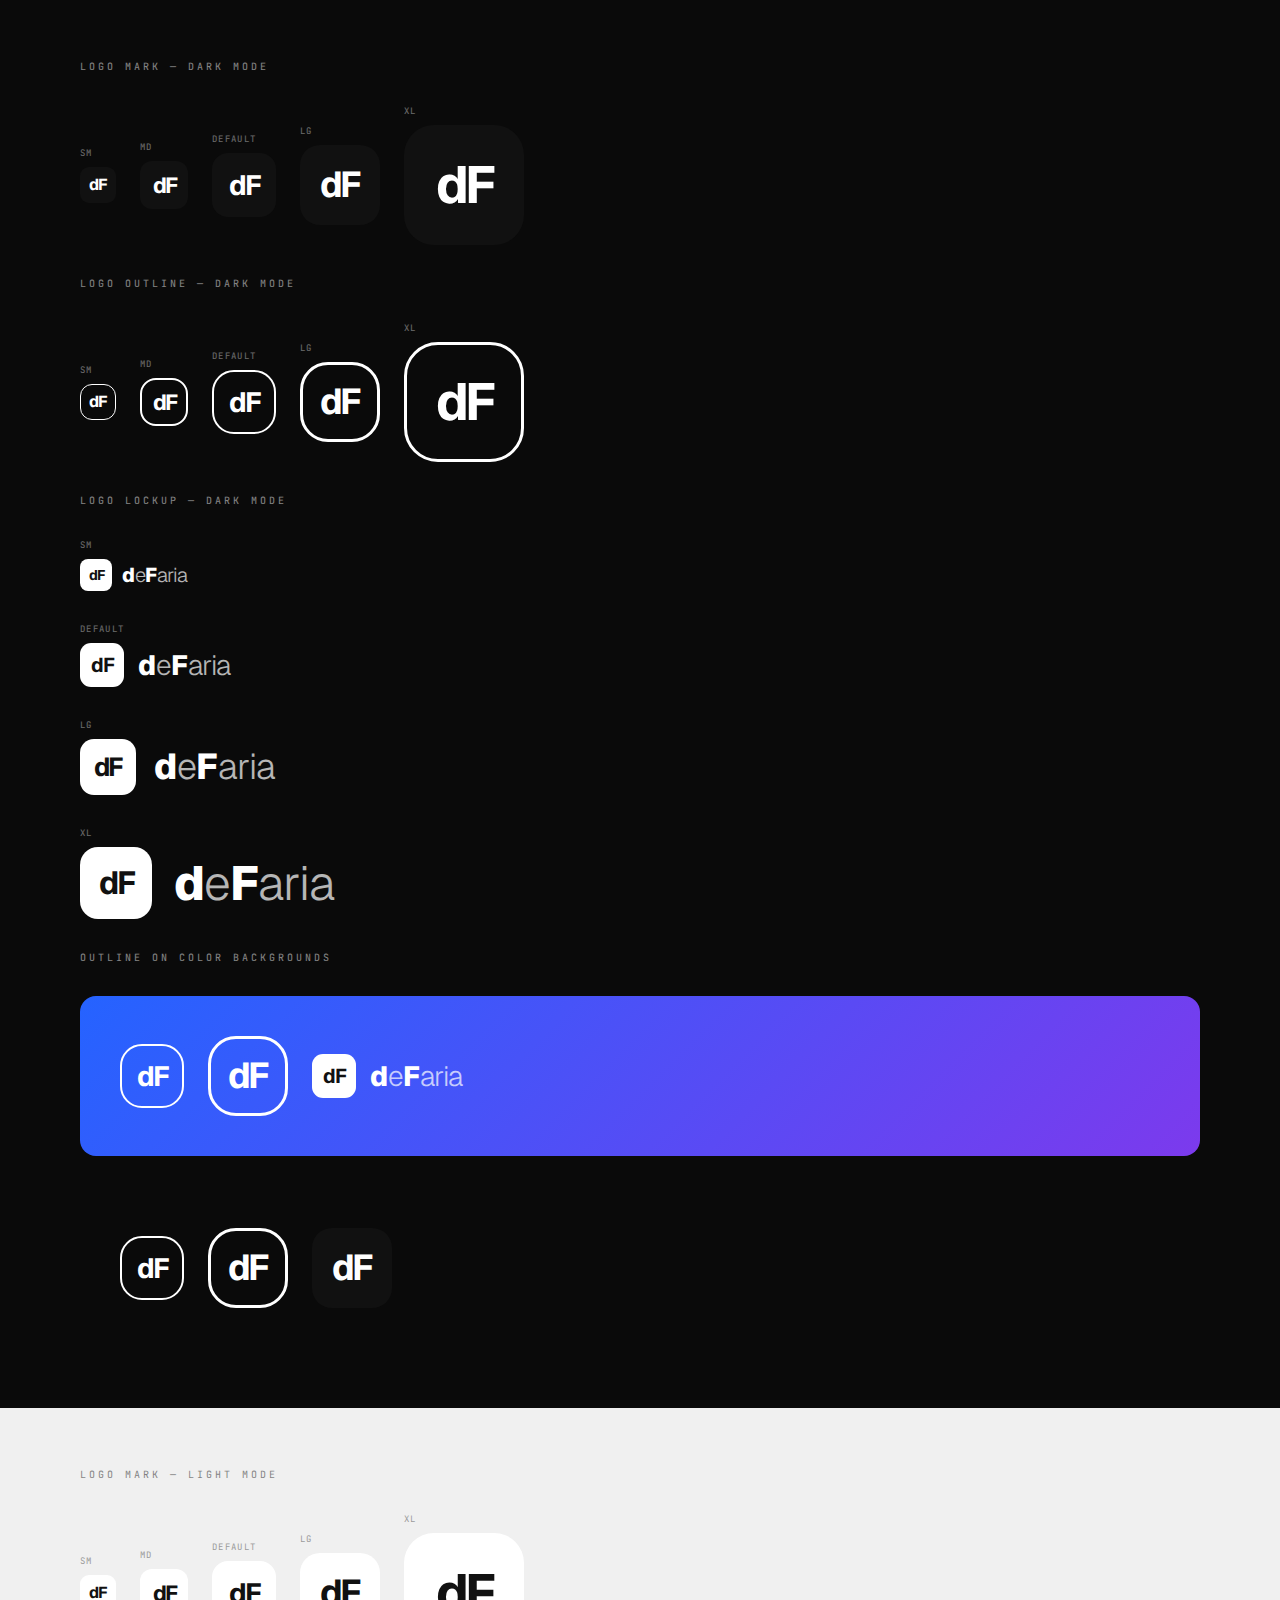
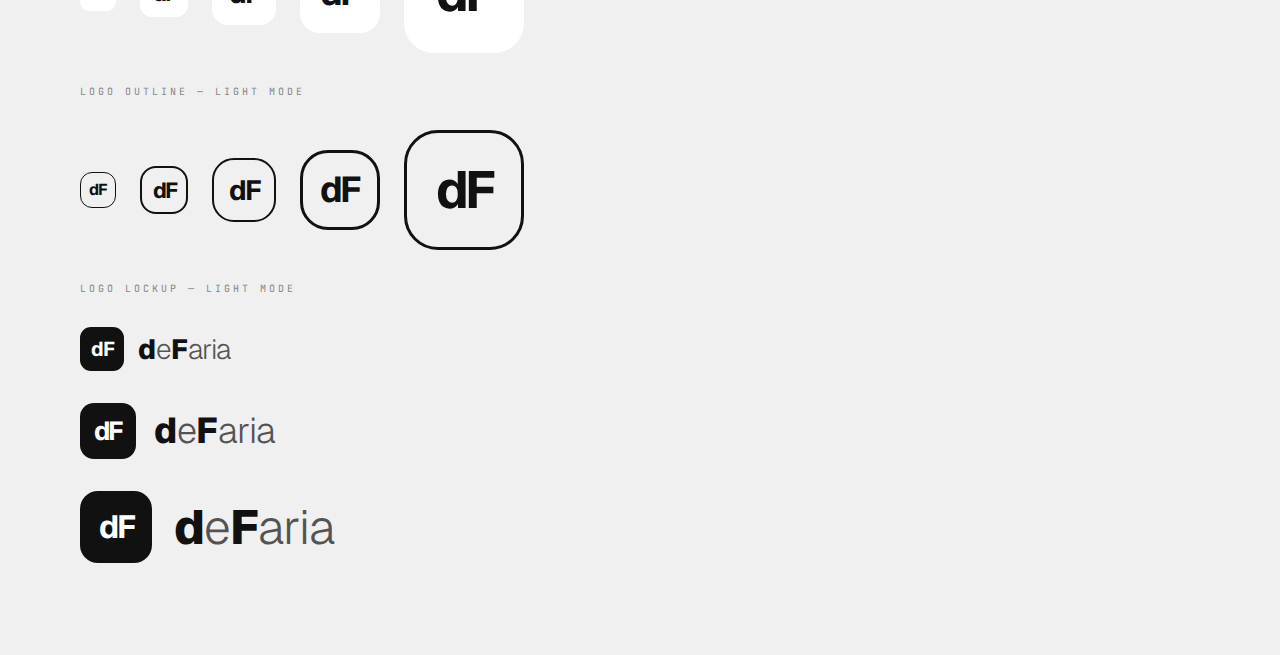
<file: brand-demo.html>
<!DOCTYPE html>
<html lang="en">
<head>
<meta charset="UTF-8">
<meta name="viewport" content="width=device-width, initial-scale=1.0">
<title>deFaria Brand System</title>
<link href="https://fonts.googleapis.com/css2?family=Geist:wght@200;300;400;700;800;900&display=swap" rel="stylesheet">
<link href="https://fonts.googleapis.com/css2?family=JetBrains+Mono:wght@300;400;500&display=swap" rel="stylesheet">
<link rel="stylesheet" href="css/logo.css">
<style>
  * { margin: 0; padding: 0; box-sizing: border-box; }
  body { font-family: 'Geist', sans-serif; }

  .section { padding: 60px 80px; }
  .section--dark { background: #0A0A0A; color: #FFFFFF; }
  .section--light { background: #F0F0F0; color: #111111; }

  .section h2 {
    font-family: 'JetBrains Mono', monospace;
    font-size: 10px;
    font-weight: 400;
    letter-spacing: 0.3em;
    text-transform: uppercase;
    opacity: 0.5;
    margin-bottom: 32px;
  }

  .row {
    display: flex;
    align-items: center;
    gap: 24px;
    margin-bottom: 32px;
    flex-wrap: wrap;
  }

  .label {
    font-family: 'JetBrains Mono', monospace;
    font-size: 9px;
    letter-spacing: 0.15em;
    text-transform: uppercase;
    opacity: 0.4;
    margin-bottom: 8px;
  }

  .group { display: flex; flex-direction: column; align-items: flex-start; }

  /* Colored background demo */
  .color-bg {
    background: linear-gradient(135deg, #2563FF, #7C3AED);
    padding: 40px;
    border-radius: 16px;
    display: flex;
    gap: 24px;
    align-items: center;
    margin-bottom: 32px;
  }
  .img-bg {
    background: url('https://images.unsplash.com/photo-1541701494587-cb58502866ab?w=800') center/cover;
    padding: 40px;
    border-radius: 16px;
    display: flex;
    gap: 24px;
    align-items: center;
  }
</style>
</head>
<body>

<!-- DARK BACKGROUND -->
<div class="section section--dark">
  <h2>Logo Mark — Dark Mode</h2>
  <div class="row">
    <div class="group"><div class="label">SM</div><div class="df-mark df-mark--dark df-mark--sm">dF</div></div>
    <div class="group"><div class="label">MD</div><div class="df-mark df-mark--dark df-mark--md">dF</div></div>
    <div class="group"><div class="label">Default</div><div class="df-mark df-mark--dark">dF</div></div>
    <div class="group"><div class="label">LG</div><div class="df-mark df-mark--dark df-mark--lg">dF</div></div>
    <div class="group"><div class="label">XL</div><div class="df-mark df-mark--dark df-mark--xl">dF</div></div>
  </div>

  <h2>Logo Outline — Dark Mode</h2>
  <div class="row">
    <div class="group"><div class="label">SM</div><div class="df-outline df-outline--dark df-outline--sm">dF</div></div>
    <div class="group"><div class="label">MD</div><div class="df-outline df-outline--dark df-outline--md">dF</div></div>
    <div class="group"><div class="label">Default</div><div class="df-outline df-outline--dark">dF</div></div>
    <div class="group"><div class="label">LG</div><div class="df-outline df-outline--dark df-outline--lg">dF</div></div>
    <div class="group"><div class="label">XL</div><div class="df-outline df-outline--dark df-outline--xl">dF</div></div>
  </div>

  <h2>Logo Lockup — Dark Mode</h2>
  <div class="row">
    <div class="group">
      <div class="label">SM</div>
      <div class="df-lockup df-lockup--dark df-lockup--sm">
        <div class="df-lockup__mark">dF</div>
        <div class="df-lockup__wordmark"><span class="df-lockup__wordmark-bold">d</span><span class="df-lockup__wordmark-light">e</span><span class="df-lockup__wordmark-bold">F</span><span class="df-lockup__wordmark-light">aria</span></div>
      </div>
    </div>
  </div>
  <div class="row">
    <div class="group">
      <div class="label">Default</div>
      <div class="df-lockup df-lockup--dark">
        <div class="df-lockup__mark">dF</div>
        <div class="df-lockup__wordmark"><span class="df-lockup__wordmark-bold">d</span><span class="df-lockup__wordmark-light">e</span><span class="df-lockup__wordmark-bold">F</span><span class="df-lockup__wordmark-light">aria</span></div>
      </div>
    </div>
  </div>
  <div class="row">
    <div class="group">
      <div class="label">LG</div>
      <div class="df-lockup df-lockup--dark df-lockup--lg">
        <div class="df-lockup__mark">dF</div>
        <div class="df-lockup__wordmark"><span class="df-lockup__wordmark-bold">d</span><span class="df-lockup__wordmark-light">e</span><span class="df-lockup__wordmark-bold">F</span><span class="df-lockup__wordmark-light">aria</span></div>
      </div>
    </div>
  </div>
  <div class="row">
    <div class="group">
      <div class="label">XL</div>
      <div class="df-lockup df-lockup--dark df-lockup--xl">
        <div class="df-lockup__mark">dF</div>
        <div class="df-lockup__wordmark"><span class="df-lockup__wordmark-bold">d</span><span class="df-lockup__wordmark-light">e</span><span class="df-lockup__wordmark-bold">F</span><span class="df-lockup__wordmark-light">aria</span></div>
      </div>
    </div>
  </div>

  <h2>Outline on Color Backgrounds</h2>
  <div class="color-bg">
    <div class="df-outline df-outline--dark">dF</div>
    <div class="df-outline df-outline--dark df-outline--lg">dF</div>
    <div class="df-lockup df-lockup--dark">
      <div class="df-lockup__mark">dF</div>
      <div class="df-lockup__wordmark"><span class="df-lockup__wordmark-bold">d</span><span class="df-lockup__wordmark-light">e</span><span class="df-lockup__wordmark-bold">F</span><span class="df-lockup__wordmark-light">aria</span></div>
    </div>
  </div>
  <div class="img-bg">
    <div class="df-outline df-outline--dark">dF</div>
    <div class="df-outline df-outline--dark df-outline--lg">dF</div>
    <div class="df-mark df-mark--dark df-mark--lg">dF</div>
  </div>
</div>

<!-- LIGHT BACKGROUND -->
<div class="section section--light">
  <h2>Logo Mark — Light Mode</h2>
  <div class="row">
    <div class="group"><div class="label">SM</div><div class="df-mark df-mark--light df-mark--sm">dF</div></div>
    <div class="group"><div class="label">MD</div><div class="df-mark df-mark--light df-mark--md">dF</div></div>
    <div class="group"><div class="label">Default</div><div class="df-mark df-mark--light">dF</div></div>
    <div class="group"><div class="label">LG</div><div class="df-mark df-mark--light df-mark--lg">dF</div></div>
    <div class="group"><div class="label">XL</div><div class="df-mark df-mark--light df-mark--xl">dF</div></div>
  </div>

  <h2>Logo Outline — Light Mode</h2>
  <div class="row">
    <div class="df-outline df-outline--light df-outline--sm">dF</div>
    <div class="df-outline df-outline--light df-outline--md">dF</div>
    <div class="df-outline df-outline--light">dF</div>
    <div class="df-outline df-outline--light df-outline--lg">dF</div>
    <div class="df-outline df-outline--light df-outline--xl">dF</div>
  </div>

  <h2>Logo Lockup — Light Mode</h2>
  <div class="row">
    <div class="df-lockup df-lockup--light">
      <div class="df-lockup__mark">dF</div>
      <div class="df-lockup__wordmark"><span class="df-lockup__wordmark-bold">d</span><span class="df-lockup__wordmark-light">e</span><span class="df-lockup__wordmark-bold">F</span><span class="df-lockup__wordmark-light">aria</span></div>
    </div>
  </div>
  <div class="row">
    <div class="df-lockup df-lockup--light df-lockup--lg">
      <div class="df-lockup__mark">dF</div>
      <div class="df-lockup__wordmark"><span class="df-lockup__wordmark-bold">d</span><span class="df-lockup__wordmark-light">e</span><span class="df-lockup__wordmark-bold">F</span><span class="df-lockup__wordmark-light">aria</span></div>
    </div>
  </div>
  <div class="row">
    <div class="df-lockup df-lockup--light df-lockup--xl">
      <div class="df-lockup__mark">dF</div>
      <div class="df-lockup__wordmark"><span class="df-lockup__wordmark-bold">d</span><span class="df-lockup__wordmark-light">e</span><span class="df-lockup__wordmark-bold">F</span><span class="df-lockup__wordmark-light">aria</span></div>
    </div>
  </div>
</div>

</body>
</html>
</file>
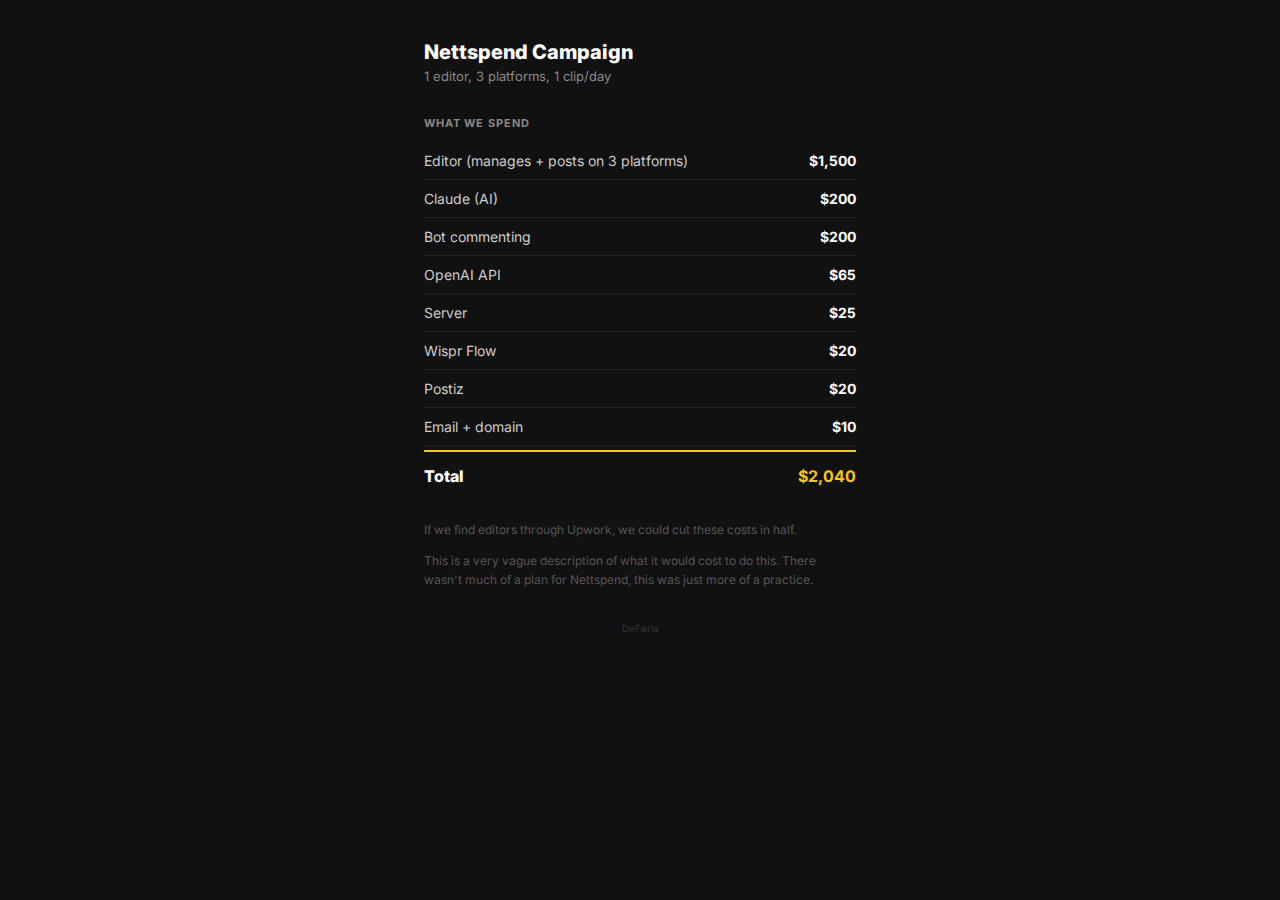
<file: economics.html>
<!DOCTYPE html>
<html lang="en">
<head>
<meta charset="UTF-8">
<meta name="viewport" content="width=device-width, initial-scale=1.0">
<title>Nettspend Campaign — DeFaria</title>
<style>
  @import url('https://fonts.googleapis.com/css2?family=Inter:wght@400;600;700;800&display=swap');
  * { margin: 0; padding: 0; box-sizing: border-box; }
  body { font-family: 'Inter', sans-serif; background: #111; color: #fff; padding: 40px 24px; max-width: 480px; margin: 0 auto; }

  h1 { font-size: 20px; font-weight: 800; margin-bottom: 4px; }
  .desc { font-size: 13px; color: #888; margin-bottom: 32px; }

  .label { font-size: 11px; font-weight: 700; color: #888; letter-spacing: 0.08em; text-transform: uppercase; margin-bottom: 12px; }

  .row { display: flex; justify-content: space-between; padding: 10px 0; border-bottom: 1px solid #222; }
  .row .name { font-size: 14px; color: #ccc; }
  .row .cost { font-size: 14px; font-weight: 700; }

  .row.total { border-top: 2px solid #F5C518; border-bottom: none; margin-top: 4px; padding-top: 14px; }
  .row.total .name { font-size: 16px; font-weight: 800; color: #fff; }
  .row.total .cost { font-size: 16px; color: #F5C518; }

  .row.profit .name { color: #34D399; font-weight: 700; font-size: 16px; }
  .row.profit .cost { color: #34D399; font-size: 16px; }

  .big-numbers { display: flex; gap: 12px; margin: 24px 0; }
  .big { flex: 1; background: #1a1a1a; border-radius: 12px; padding: 16px; text-align: center; }
  .big-num { font-size: 26px; font-weight: 800; }
  .big-label { font-size: 10px; color: #666; margin-top: 2px; text-transform: uppercase; letter-spacing: 0.05em; }
  .green { color: #34D399; }
  .gold { color: #F5C518; }

  .footer { font-size: 10px; color: #333; text-align: center; margin-top: 32px; }
</style>
</head>
<body>

<h1>Nettspend Campaign</h1>
<p class="desc">1 editor, 3 platforms, 1 clip/day</p>

<div class="label">What we spend</div>
<div class="row"><span class="name">Editor (manages + posts on 3 platforms)</span><span class="cost">$1,500</span></div>
<div class="row"><span class="name">Claude (AI)</span><span class="cost">$200</span></div>
<div class="row"><span class="name">Bot commenting</span><span class="cost">$200</span></div>
<div class="row"><span class="name">OpenAI API</span><span class="cost">$65</span></div>
<div class="row"><span class="name">Server</span><span class="cost">$25</span></div>
<div class="row"><span class="name">Wispr Flow</span><span class="cost">$20</span></div>
<div class="row"><span class="name">Postiz</span><span class="cost">$20</span></div>
<div class="row"><span class="name">Email + domain</span><span class="cost">$10</span></div>
<div class="row total"><span class="name">Total</span><span class="cost">$2,040</span></div>

<p style="font-size: 12px; color: #555; margin-top: 24px; line-height: 1.6;">If we find editors through Upwork, we could cut these costs in half.</p>

<p style="font-size: 12px; color: #555; margin-top: 12px; line-height: 1.6;">This is a very vague description of what it would cost to do this. There wasn't much of a plan for Nettspend, this was just more of a practice.</p>

<div class="footer">DeFaria</div>

</body>
</html>
</file>
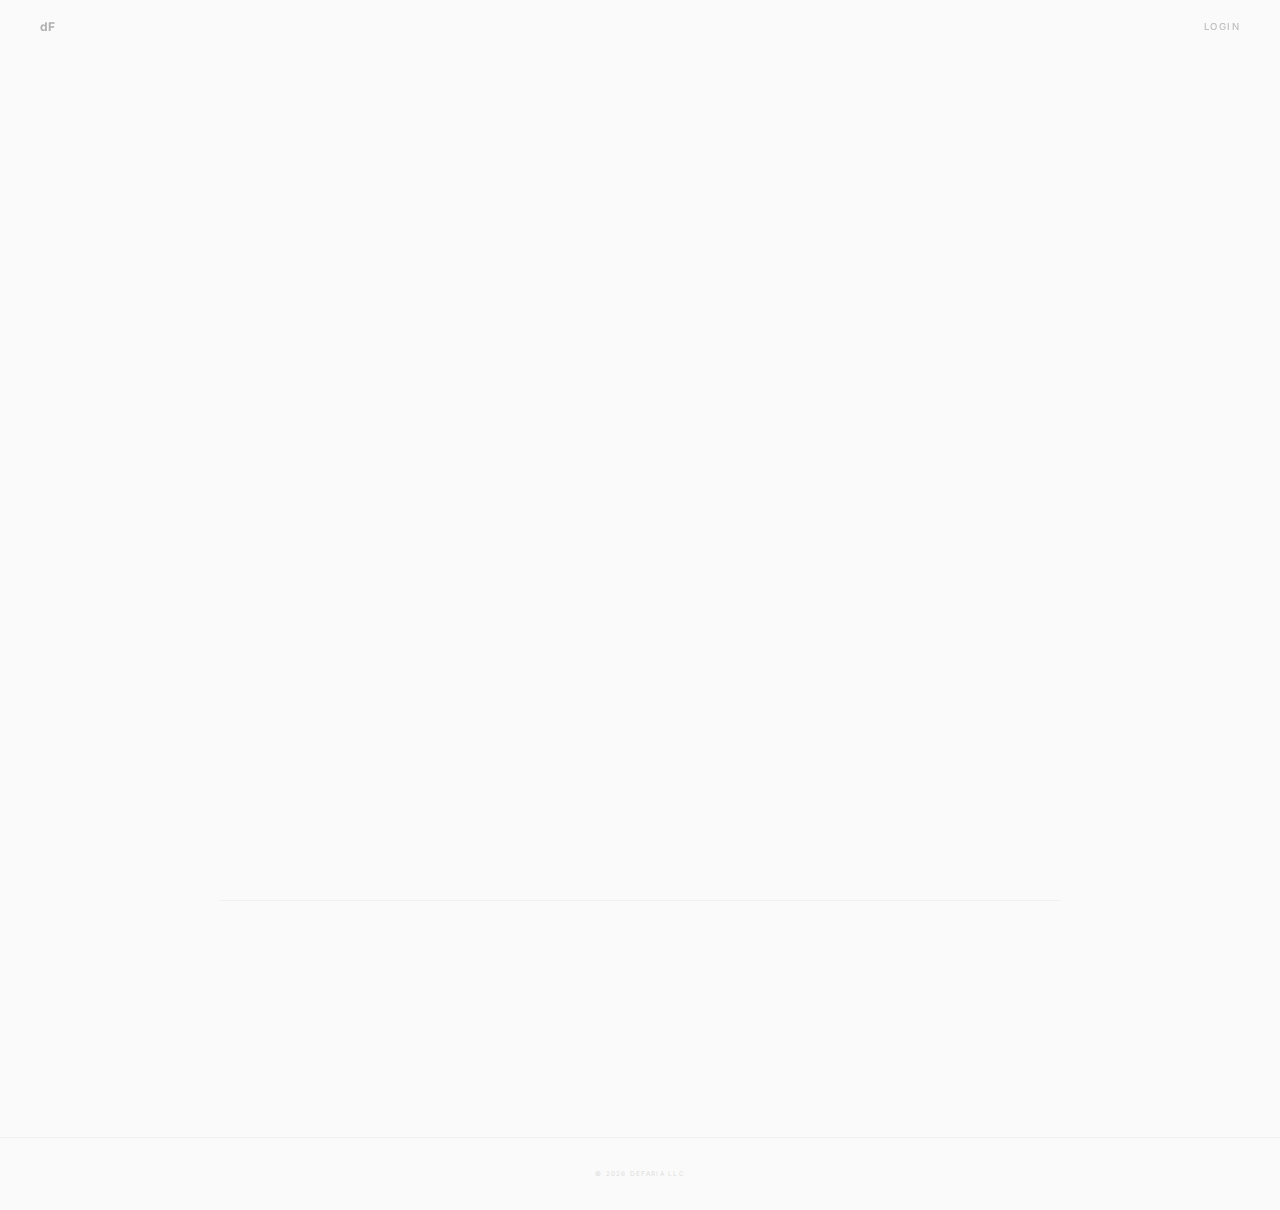
<file: index-baseline.html>
<!DOCTYPE html>
<html lang="en">
<head>
    <meta charset="UTF-8">
    <meta name="viewport" content="width=device-width, initial-scale=1.0">
    <title>DeFaria — Artist Management Infrastructure</title>
    <meta name="description" content="The operating system for artist management. Contracts, finances, and files — one portal, every artist.">
    <meta property="og:title" content="DeFaria">
    <meta property="og:description" content="The operating system for artist management.">
    <meta property="og:type" content="website">
    <meta property="og:url" content="https://defaria.nyc">
    <meta name="twitter:card" content="summary_large_image">
    <link rel="icon" href="data:image/svg+xml,<svg xmlns='http://www.w3.org/2000/svg' viewBox='0 0 32 32'><rect width='32' height='32' rx='6' fill='%23fafafa'/><text x='50%25' y='22' text-anchor='middle' font-family='system-ui,sans-serif' font-size='13' fill='%23aaa' font-weight='700'>dF</text></svg>">
    <link rel="preconnect" href="https://fonts.googleapis.com">
    <link rel="preconnect" href="https://fonts.gstatic.com" crossorigin>
    <link href="https://fonts.googleapis.com/css2?family=Inter:wght@300;400;500;700&family=Space+Grotesk:wght@300;400;500&display=swap" rel="stylesheet">

    <style>
        *, *::before, *::after { margin: 0; padding: 0; box-sizing: border-box; }

        :root {
            --ease: cubic-bezier(0.16, 1, 0.3, 1);
        }

        html { scroll-behavior: smooth; }

        body {
            font-family: 'Inter', -apple-system, sans-serif;
            background: #fafafa;
            color: #1a1a1a;
            overflow-x: hidden;
            -webkit-font-smoothing: antialiased;
        }

        /* ═══ NAV ═══ */
        nav {
            position: fixed;
            top: 0; left: 0; right: 0;
            z-index: 100;
            padding: 0 2.5rem;
            height: 52px;
            display: flex;
            align-items: center;
            justify-content: space-between;
        }
        .nav-mark {
            font-weight: 700;
            font-size: 0.75rem;
            color: #b0b0b0;
            text-decoration: none;
            letter-spacing: -0.03em;
        }
        .nav-login {
            font-size: 0.6rem;
            font-weight: 500;
            color: #c0c0c0;
            text-decoration: none;
            letter-spacing: 0.15em;
            text-transform: uppercase;
            transition: color 0.3s;
        }
        .nav-login:hover { color: #888; }

        /* ═══ HERO ═══ */
        .hero {
            min-height: 100vh;
            min-height: 100dvh;
            display: flex;
            align-items: center;
            justify-content: center;
        }
        .hero-inner {
            display: flex;
            flex-direction: column;
            align-items: center;
            text-align: center;
            gap: 0;
        }

        /* ═══ dF MARK ═══ */
        .df-scene {
            perspective: 500px;
            opacity: 0;
            animation: enter 1.4s var(--ease) 0.2s forwards;
            margin-bottom: 2rem;
        }
        .df-plate {
            position: relative;
            display: inline-block;
            transform-style: preserve-3d;
            will-change: transform;
            cursor: default;
        }
        .df-text {
            font-weight: 700;
            font-size: clamp(3.5rem, 9vw, 6rem);
            letter-spacing: -0.04em;
            line-height: 1;
            transform: scaleX(1.35);
            display: block;
            user-select: none;
        }

        /* Depth — subtle bevel */
        .df-depth {
            position: absolute;
            top: 0; left: 0;
            color: transparent;
            text-shadow:
                0 1px 0 #d8d8d8,
                0 2px 0 #d2d2d2,
                0 3px 0 #ccc,
                0 4px 2px rgba(0,0,0,0.02),
                0 6px 6px rgba(0,0,0,0.015);
            z-index: 1;
        }

        /* Chrome — brushed aluminum */
        .df-chrome {
            position: relative;
            z-index: 2;
            --mx: 50%;
            --my: 50%;
            background:
                radial-gradient(
                    circle 40% at var(--mx) var(--my),
                    rgba(255,255,255,0.95) 0%,
                    rgba(230,232,235,0.4) 30%,
                    transparent 55%
                ),
                linear-gradient(
                    175deg,
                    #9a9a9a 0%,
                    #b0b0b0 10%,
                    #a0a0a0 22%,
                    #b8b8b8 35%,
                    #c5c5c5 45%,
                    #aaa 55%,
                    #999 65%,
                    #b0b0b0 78%,
                    #a5a5a5 88%,
                    #969696 100%
                );
            -webkit-background-clip: text;
            -webkit-text-fill-color: transparent;
            background-clip: text;
        }

        .tagline {
            font-family: 'Space Grotesk', sans-serif;
            font-weight: 300;
            font-size: 0.6rem;
            letter-spacing: 0.18em;
            text-transform: uppercase;
            color: #c0c0c0;
            opacity: 0;
            animation: enter 1s var(--ease) 0.7s forwards;
        }

        .hero-rule {
            width: 20px;
            height: 1px;
            background: #ddd;
            margin: 1.5rem 0;
            opacity: 0;
            animation: enter 1s var(--ease) 0.9s forwards;
        }

        .cta {
            font-size: 0.55rem;
            font-weight: 500;
            letter-spacing: 0.18em;
            text-transform: uppercase;
            color: #bbb;
            text-decoration: none;
            transition: color 0.3s;
            opacity: 0;
            animation: enter 1s var(--ease) 1.1s forwards;
        }
        .cta:hover { color: #888; }

        @keyframes enter {
            from { opacity: 0; transform: translateY(6px); }
            to   { opacity: 1; transform: translateY(0); }
        }

        /* ═══ FEATURES ═══ */
        .features {
            padding: 4rem 2.5rem 5rem;
            max-width: 840px;
            margin: 0 auto;
            display: grid;
            grid-template-columns: repeat(3, 1fr);
            gap: 2rem;
            border-top: 1px solid rgba(0,0,0,0.04);
        }
        .feat {
            opacity: 0;
            transform: translateY(10px);
            transition: all 0.7s var(--ease);
        }
        .feat.vis { opacity: 1; transform: translateY(0); }
        .feat-num {
            font-family: 'Space Grotesk', sans-serif;
            font-weight: 300;
            font-size: 0.45rem;
            letter-spacing: 0.2em;
            text-transform: uppercase;
            color: #ddd;
            margin-bottom: 0.75rem;
        }
        .feat-title {
            font-weight: 500;
            font-size: 0.7rem;
            color: #999;
            margin-bottom: 0.25rem;
        }
        .feat-desc {
            font-weight: 300;
            font-size: 0.65rem;
            color: #bbb;
            line-height: 1.6;
        }
        .feat-tag {
            display: inline-block;
            margin-top: 0.625rem;
            font-family: 'Space Grotesk', sans-serif;
            font-size: 0.4rem;
            color: #d5d5d5;
            letter-spacing: 0.12em;
            text-transform: uppercase;
        }

        /* ═══ FOOTER ═══ */
        footer {
            padding: 2rem;
            text-align: center;
            border-top: 1px solid rgba(0,0,0,0.04);
        }
        footer p {
            font-size: 0.4rem;
            font-weight: 400;
            letter-spacing: 0.2em;
            text-transform: uppercase;
            color: #ddd;
        }

        @media (max-width: 640px) {
            nav { padding: 0 1.5rem; }
            .df-text { transform: scaleX(1.2); }
            .features {
                grid-template-columns: 1fr;
                gap: 1.75rem;
                padding: 3rem 1.5rem;
            }
        }

        @media (prefers-reduced-motion: reduce) {
            * { animation-duration: 0.01ms !important; transition-duration: 0.1s !important; }
            .df-scene, .feat { opacity: 1 !important; transform: none !important; }
        }
    </style>
</head>
<body>

    <nav>
        <a href="/" class="nav-mark">dF</a>
        <a href="https://riddlellc.biz/portal" class="nav-login">Login</a>
    </nav>

    <section class="hero">
        <div class="hero-inner">
            <div class="df-scene" id="scene">
                <div class="df-plate" id="plate">
                    <span class="df-text df-depth" aria-hidden="true">dF</span>
                    <span class="df-text df-chrome" id="chrome">dF</span>
                </div>
            </div>
            <p class="tagline">The operating system for artist management</p>
            <div class="hero-rule"></div>
            <a href="mailto:sean@defaria.nyc" class="cta">Request a Demo</a>
        </div>
    </section>

    <section class="features">
        <div class="feat" data-d="0">
            <div class="feat-num">01 — Contracts</div>
            <h3 class="feat-title">Send, sign, done.</h3>
            <p class="feat-desc">Every deal flows through one place. Automated routing, real-time status.</p>
            <span class="feat-tag">DocuSign</span>
        </div>
        <div class="feat" data-d="80">
            <div class="feat-num">02 — Finances</div>
            <h3 class="feat-title">Real-time numbers.</h3>
            <p class="feat-desc">Earnings, expenses, and reimbursements — synced and current.</p>
            <span class="feat-tag">QuickBooks</span>
        </div>
        <div class="feat" data-d="160">
            <div class="feat-num">03 — Files</div>
            <h3 class="feat-title">Every asset, one place.</h3>
            <p class="feat-desc">Cloud storage unified. Access from a single view.</p>
            <span class="feat-tag">Drive + S3</span>
        </div>
    </section>

    <footer>
        <p>&copy; 2026 DeFaria LLC</p>
    </footer>

    <script>
        const obs = new IntersectionObserver(ee => {
            ee.forEach(e => {
                if (e.isIntersecting) {
                    setTimeout(() => e.target.classList.add('vis'), +(e.target.dataset.d || 0));
                    obs.unobserve(e.target);
                }
            });
        }, { threshold: 0.2 });
        document.querySelectorAll('.feat').forEach(el => obs.observe(el));

        /* ─── 3D tilt + specular ─── */
        const plate = document.getElementById('plate');
        const chrome = document.getElementById('chrome');
        const scene = document.getElementById('scene');

        let tx = 0, ty = 0, cx = 0, cy = 0;
        let mx = 50, my = 50, sx = 50, sy = 50;
        let running = false;

        document.addEventListener('mousemove', e => {
            const r = scene.getBoundingClientRect();
            const midX = r.left + r.width / 2;
            const midY = r.top + r.height / 2;

            tx = ((e.clientX - midX) / (innerWidth / 2)) * 14;
            ty = -((e.clientY - midY) / (innerHeight / 2)) * 10;

            mx = ((e.clientX - r.left) / r.width) * 100;
            my = ((e.clientY - r.top) / r.height) * 100;
            mx = Math.max(-15, Math.min(115, mx));
            my = Math.max(-15, Math.min(115, my));

            if (!running) { running = true; tick(); }
        }, { passive: true });

        function tick() {
            cx += (tx - cx) * 0.12;
            cy += (ty - cy) * 0.12;
            sx += (mx - sx) * 0.14;
            sy += (my - sy) * 0.14;

            plate.style.transform = `rotateY(${cx.toFixed(2)}deg) rotateX(${cy.toFixed(2)}deg)`;
            chrome.style.setProperty('--mx', sx.toFixed(1) + '%');
            chrome.style.setProperty('--my', sy.toFixed(1) + '%');

            if (Math.abs(tx-cx) > 0.01 || Math.abs(ty-cy) > 0.01 ||
                Math.abs(mx-sx) > 0.05 || Math.abs(my-sy) > 0.05) {
                requestAnimationFrame(tick);
            } else { running = false; }
        }

        document.addEventListener('mouseleave', () => {
            tx = 0; ty = 0; mx = 50; my = 50;
            if (!running) { running = true; tick(); }
        });
    </script>

</body>
</html>
</file>
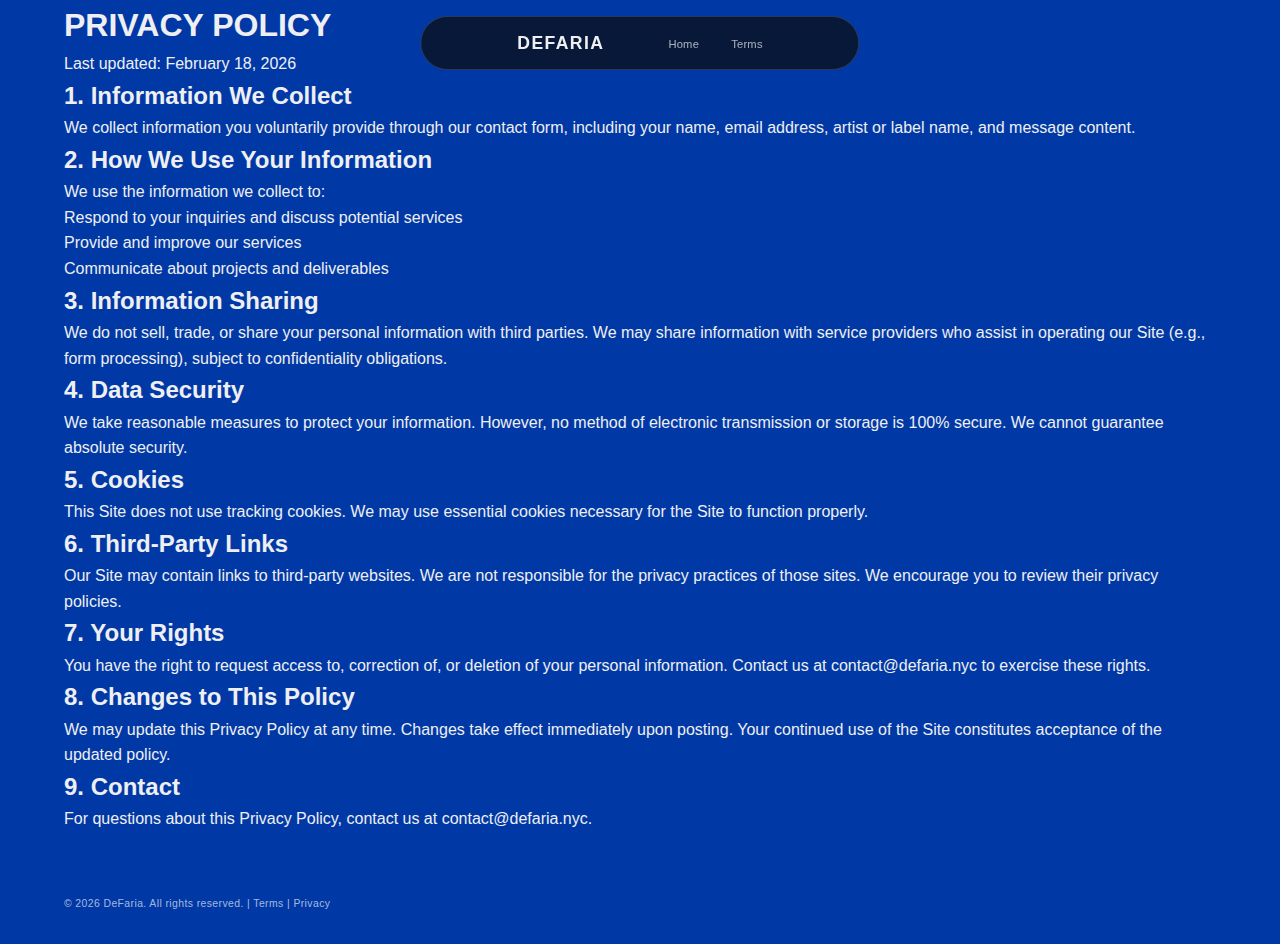
<file: privacy.html>
<!DOCTYPE html>
<html lang="en">
<head>
    <meta charset="UTF-8">
    <meta name="viewport" content="width=device-width, initial-scale=1.0">
    <title>Privacy Policy — DeFaria</title>
    <link rel="preconnect" href="https://fonts.googleapis.com">
    <link rel="preconnect" href="https://fonts.gstatic.com" crossorigin>
    <link rel="icon" href="data:image/svg+xml,<svg xmlns='http://www.w3.org/2000/svg' viewBox='0 0 32 32'><text y='28' font-size='28'>&#9673;</text></svg>">
    <link href="https://fonts.googleapis.com/css2?family=Bebas+Neue&family=Inter:wght@400;500;600&display=swap" rel="stylesheet">
    <link rel="stylesheet" href="css/reset.css">
    <link rel="stylesheet" href="css/variables.css">
    <link rel="stylesheet" href="css/layout.css">
    <link rel="stylesheet" href="css/components.css">
    <link rel="stylesheet" href="css/sections.css">
    <link rel="stylesheet" href="css/responsive.css">
</head>
<body>

<nav class="nav" id="nav">
    <div class="nav__inner container">
        <a href="/" class="nav__logo">
            <span class="nav__logo-text">DEFARIA</span>
        </a>
        <ul class="nav__links" id="nav-links">
            <li><a href="/">Home</a></li>
            <li><a href="terms.html">Terms</a></li>
        </ul>
        <button class="nav__hamburger" id="hamburger" aria-label="Toggle menu">
            <span></span>
            <span></span>
            <span></span>
        </button>
    </div>
</nav>

<section class="legal">
    <div class="container legal__inner">
        <h1 class="legal__headline">PRIVACY POLICY</h1>
        <p class="legal__updated">Last updated: February 18, 2026</p>

        <h2>1. Information We Collect</h2>
        <p>We collect information you voluntarily provide through our contact form, including your name, email address, artist or label name, and message content.</p>

        <h2>2. How We Use Your Information</h2>
        <p>We use the information we collect to:</p>
        <ul>
            <li>Respond to your inquiries and discuss potential services</li>
            <li>Provide and improve our services</li>
            <li>Communicate about projects and deliverables</li>
        </ul>

        <h2>3. Information Sharing</h2>
        <p>We do not sell, trade, or share your personal information with third parties. We may share information with service providers who assist in operating our Site (e.g., form processing), subject to confidentiality obligations.</p>

        <h2>4. Data Security</h2>
        <p>We take reasonable measures to protect your information. However, no method of electronic transmission or storage is 100% secure. We cannot guarantee absolute security.</p>

        <h2>5. Cookies</h2>
        <p>This Site does not use tracking cookies. We may use essential cookies necessary for the Site to function properly.</p>

        <h2>6. Third-Party Links</h2>
        <p>Our Site may contain links to third-party websites. We are not responsible for the privacy practices of those sites. We encourage you to review their privacy policies.</p>

        <h2>7. Your Rights</h2>
        <p>You have the right to request access to, correction of, or deletion of your personal information. Contact us at <a href="mailto:contact@defaria.nyc" class="legal__link">contact@defaria.nyc</a> to exercise these rights.</p>

        <h2>8. Changes to This Policy</h2>
        <p>We may update this Privacy Policy at any time. Changes take effect immediately upon posting. Your continued use of the Site constitutes acceptance of the updated policy.</p>

        <h2>9. Contact</h2>
        <p>For questions about this Privacy Policy, contact us at <a href="mailto:contact@defaria.nyc" class="legal__link">contact@defaria.nyc</a>.</p>
    </div>
</section>

<footer class="footer">
    <div class="container footer__inner">
        <div class="footer__bottom">
            <p>&copy; 2026 DeFaria. All rights reserved. | <a href="terms.html">Terms</a> | <a href="privacy.html">Privacy</a></p>
        </div>
    </div>
</footer>

<script src="js/main.js"></script>
</body>
</html>
</file>
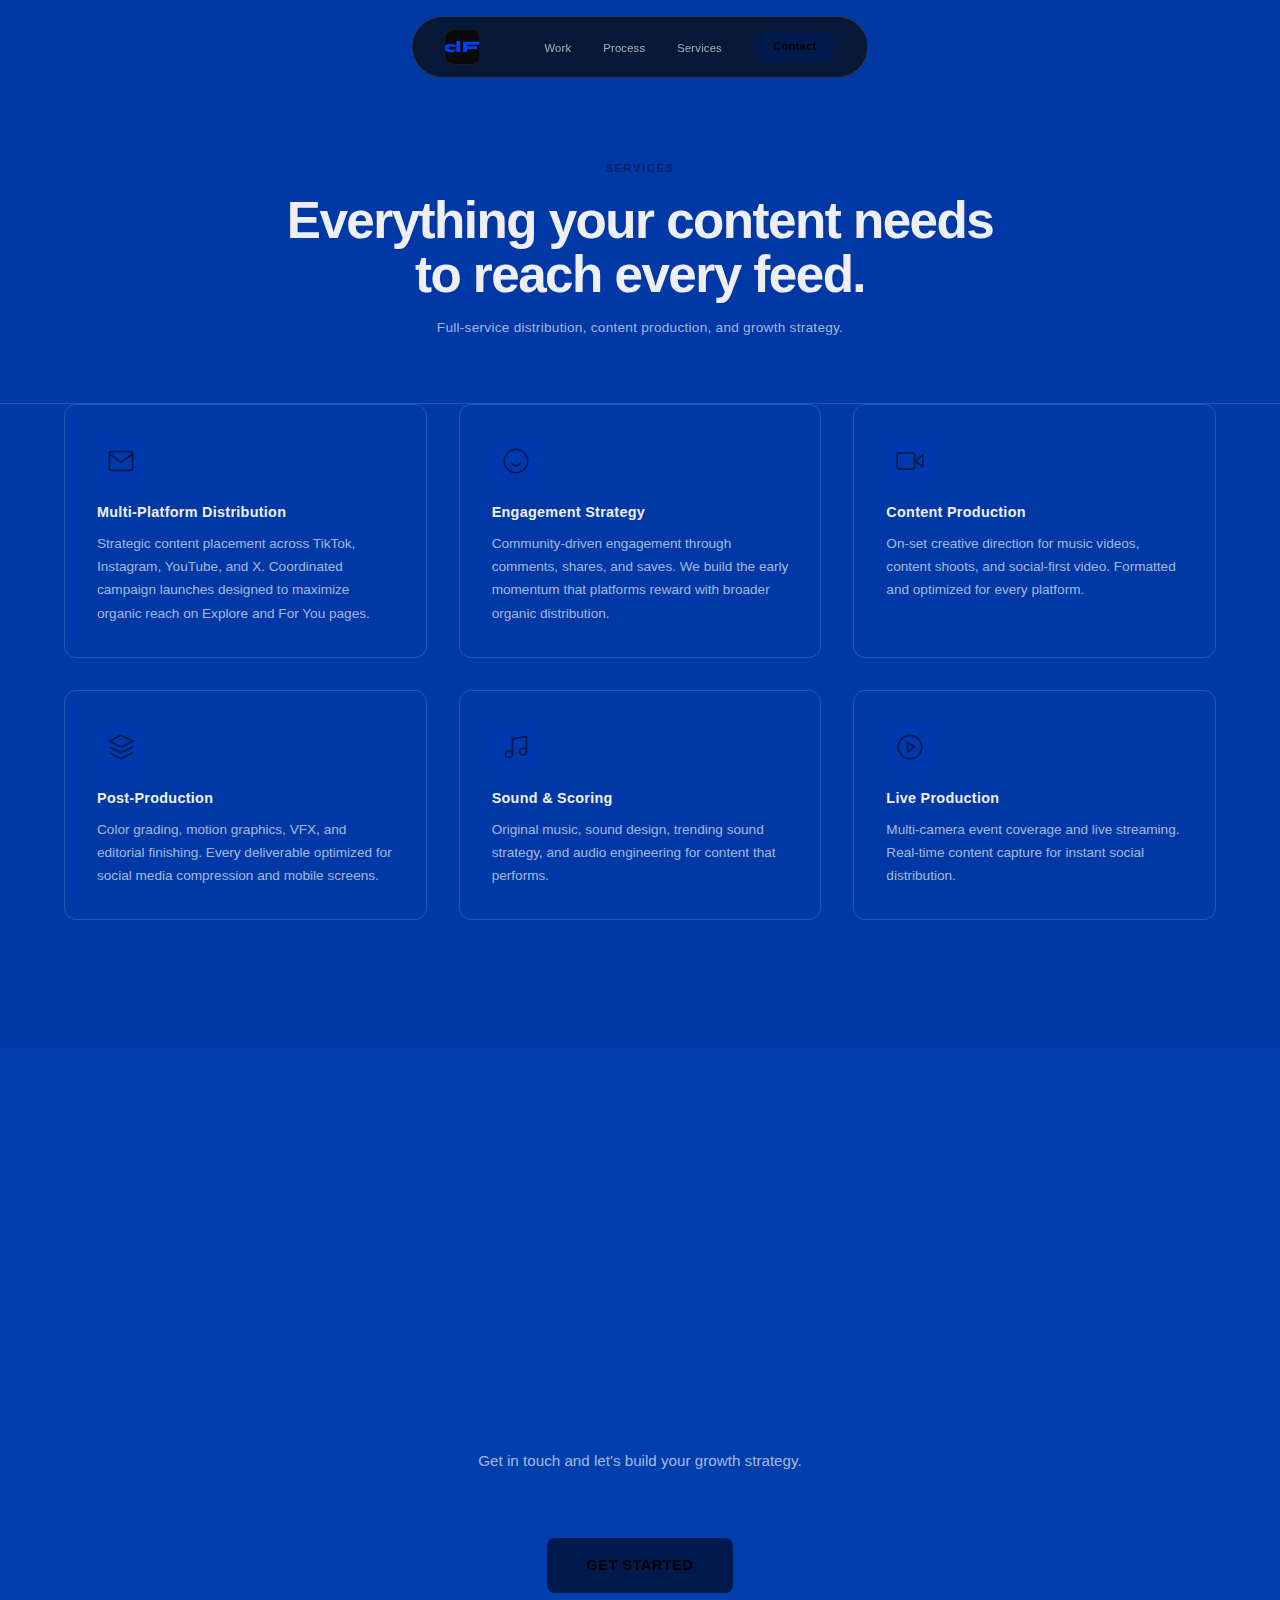
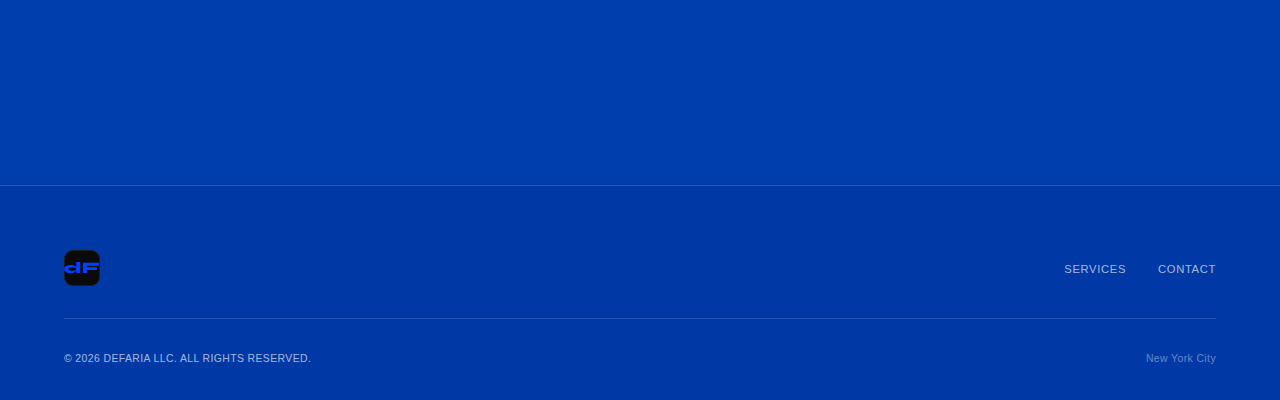
<file: services.html>
<!DOCTYPE html>
<html lang="en">
<head>
    <meta charset="UTF-8">
    <meta name="viewport" content="width=device-width, initial-scale=1.0">
    <title>Services — DEFARIA</title>
    <meta name="description" content="Full-service content distribution, production, and growth strategy for artists, labels, and brands.">
    <link rel="icon" href="data:image/svg+xml,<svg xmlns='http://www.w3.org/2000/svg' viewBox='0 0 32 32'><rect width='32' height='32' rx='8' fill='%230A0A0A'/><text x='50%25' y='22' text-anchor='middle' font-family='system-ui' font-size='18' fill='%230040FF' font-weight='800'>dF</text></svg>">
    <link rel="preconnect" href="https://fonts.googleapis.com">
    <link rel="preconnect" href="https://fonts.gstatic.com" crossorigin>
    <link href="https://fonts.googleapis.com/css2?family=Inter:wght@400;500;600;700;800;900&family=JetBrains+Mono:wght@400;500;600&family=Syne:wght@700;800&display=swap" rel="stylesheet">
    <link rel="stylesheet" href="css/reset.css">
    <link rel="stylesheet" href="css/variables.css?v=85">
    <link rel="stylesheet" href="css/layout.css?v=85">
    <link rel="stylesheet" href="css/components.css?v=85">
    <link rel="stylesheet" href="css/sections.css?v=85">
    <link rel="stylesheet" href="css/responsive.css?v=85">
</head>
<body>

<!-- Nav -->
<nav class="nav" id="nav">
    <div class="nav__inner">
        <a href="/" class="nav__logo">
            <span class="nav__logo-icon"><svg width="36" height="36" viewBox="0 0 36 36" fill="none"><rect width="36" height="36" rx="9" fill="#0A0A0A"/><rect x="0.5" y="0.5" width="35" height="35" rx="8.5" stroke="rgba(255,255,255,0.08)"/><text x="18" y="23" text-anchor="middle" font-family="'Syne',system-ui" font-size="16" font-weight="800" fill="#0040FF">dF</text></svg></span>
        </a>
        <ul class="nav__links" id="nav-links">
            <li><a href="/#work">Work</a></li>
            <li><a href="/#process">Process</a></li>
            <li><a href="services.html" class="nav__link--active">Services</a></li>
            <li><a href="/#contact" class="nav__cta">Contact</a></li>
        </ul>
        <button class="nav__hamburger" id="hamburger" aria-label="Toggle menu">
            <span></span>
            <span></span>
            <span></span>
        </button>
    </div>
</nav>

<!-- Services Hero -->
<section class="hero" style="min-height: auto; padding: 10rem 0 4rem;">
    <div class="container hero__inner" style="padding: 0;">
        <p class="section-tag">SERVICES</p>
        <h1 class="hero__headline" style="font-size: clamp(2rem, 4vw, 3.5rem); margin-bottom: 1rem;">Everything your content needs<br>to reach every feed.</h1>
        <p class="hero__sub" style="font-family: var(--font-body);">Full-service distribution, content production, and growth strategy.</p>
    </div>
</section>

<!-- Services Grid -->
<section class="creative" style="padding-top: 0;">
    <div class="container">
        <div class="creative__grid">
            <div class="creative__item">
                <div class="creative__icon"><svg width="28" height="28" viewBox="0 0 24 24" fill="none" stroke="currentColor" stroke-width="1.5"><path d="M4 4h16c1.1 0 2 .9 2 2v12c0 1.1-.9 2-2 2H4c-1.1 0-2-.9-2-2V6c0-1.1.9-2 2-2z"/><polyline points="22,6 12,13 2,6"/></svg></div>
                <h3 class="creative__title">Multi-Platform Distribution</h3>
                <p class="creative__desc">Strategic content placement across TikTok, Instagram, YouTube, and X. Coordinated campaign launches designed to maximize organic reach on Explore and For You pages.</p>
            </div>
            <div class="creative__item">
                <div class="creative__icon"><svg width="28" height="28" viewBox="0 0 24 24" fill="none" stroke="currentColor" stroke-width="1.5"><path d="M12 2a10 10 0 0 1 10 10c0 5.52-4.48 10-10 10S2 17.52 2 12 6.48 2 12 2z"/><path d="M8 14s1.5 2 4 2 4-2 4-2"/><line x1="9" y1="9" x2="9.01" y2="9"/><line x1="15" y1="9" x2="15.01" y2="9"/></svg></div>
                <h3 class="creative__title">Engagement Strategy</h3>
                <p class="creative__desc">Community-driven engagement through comments, shares, and saves. We build the early momentum that platforms reward with broader organic distribution.</p>
            </div>
            <div class="creative__item">
                <div class="creative__icon"><svg width="28" height="28" viewBox="0 0 24 24" fill="none" stroke="currentColor" stroke-width="1.5"><polygon points="23 7 16 12 23 17 23 7"/><rect x="1" y="5" width="15" height="14" rx="2" ry="2"/></svg></div>
                <h3 class="creative__title">Content Production</h3>
                <p class="creative__desc">On-set creative direction for music videos, content shoots, and social-first video. Formatted and optimized for every platform.</p>
            </div>
            <div class="creative__item">
                <div class="creative__icon"><svg width="28" height="28" viewBox="0 0 24 24" fill="none" stroke="currentColor" stroke-width="1.5"><path d="M12 2L2 7l10 5 10-5-10-5z"/><path d="M2 17l10 5 10-5"/><path d="M2 12l10 5 10-5"/></svg></div>
                <h3 class="creative__title">Post-Production</h3>
                <p class="creative__desc">Color grading, motion graphics, VFX, and editorial finishing. Every deliverable optimized for social media compression and mobile screens.</p>
            </div>
            <div class="creative__item">
                <div class="creative__icon"><svg width="28" height="28" viewBox="0 0 24 24" fill="none" stroke="currentColor" stroke-width="1.5"><path d="M9 18V5l12-2v13"/><circle cx="6" cy="18" r="3"/><circle cx="18" cy="16" r="3"/></svg></div>
                <h3 class="creative__title">Sound & Scoring</h3>
                <p class="creative__desc">Original music, sound design, trending sound strategy, and audio engineering for content that performs.</p>
            </div>
            <div class="creative__item">
                <div class="creative__icon"><svg width="28" height="28" viewBox="0 0 24 24" fill="none" stroke="currentColor" stroke-width="1.5"><circle cx="12" cy="12" r="10"/><polygon points="10 8 16 12 10 16 10 8"/></svg></div>
                <h3 class="creative__title">Live Production</h3>
                <p class="creative__desc">Multi-camera event coverage and live streaming. Real-time content capture for instant social distribution.</p>
            </div>
        </div>
    </div>
</section>

<!-- CTA -->
<section class="contact" id="contact" style="text-align: center;">
    <div class="container" style="max-width: 600px;">
        <h2 class="contact__headline">Ready to <span class="contact__project-glow">grow?</span></h2>
        <p class="contact__sub">Get in touch and let's build your growth strategy.</p>
        <a href="/#contact" class="btn btn--primary">Get Started</a>
    </div>
</section>

<!-- Footer -->
<footer class="footer">
    <div class="container footer__inner">
        <div class="footer__top">
            <a href="/" class="footer__logo">
                <span class="nav__logo-icon"><svg width="36" height="36" viewBox="0 0 36 36" fill="none"><rect width="36" height="36" rx="9" fill="#0A0A0A"/><rect x="0.5" y="0.5" width="35" height="35" rx="8.5" stroke="rgba(255,255,255,0.08)"/><text x="18" y="23" text-anchor="middle" font-family="'Syne',system-ui" font-size="16" font-weight="800" fill="#0040FF">dF</text></svg></span>
            </a>
            <ul class="footer__links">
                <li><a href="services.html">Services</a></li>
                <li><a href="/#contact">Contact</a></li>
            </ul>
        </div>
        <div class="footer__bottom">
            <p>&copy; 2026 DEFARIA LLC. ALL RIGHTS RESERVED.</p>
            <p class="footer__location">New York City</p>
        </div>
    </div>
</footer>

<script src="js/main.js?v=85"></script>
</body>
</html>
</file>
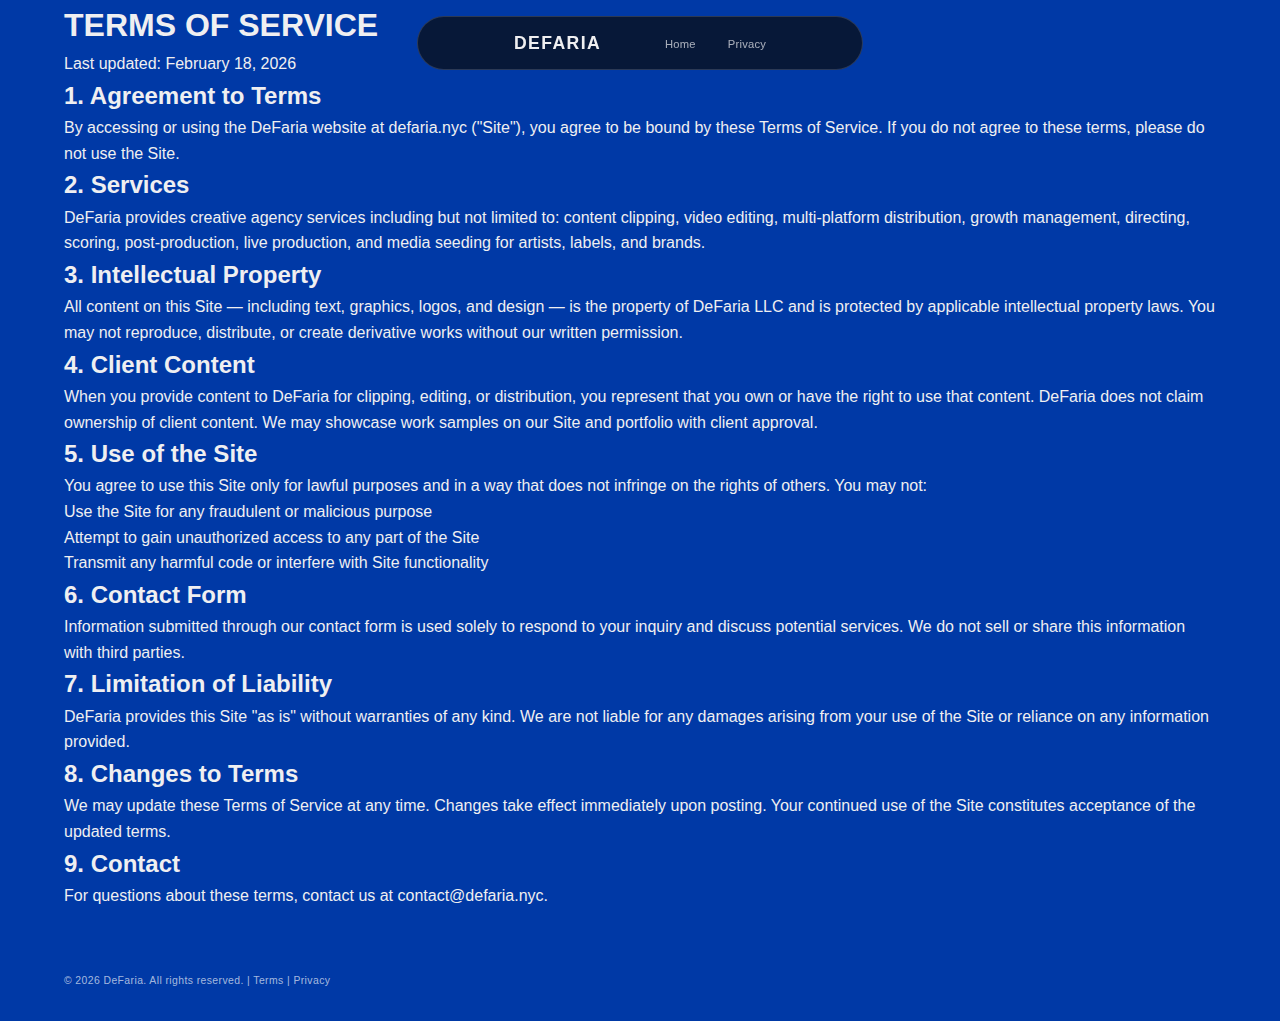
<file: terms.html>
<!DOCTYPE html>
<html lang="en">
<head>
    <meta charset="UTF-8">
    <meta name="viewport" content="width=device-width, initial-scale=1.0">
    <title>Terms of Service — DeFaria</title>
    <link rel="preconnect" href="https://fonts.googleapis.com">
    <link rel="preconnect" href="https://fonts.gstatic.com" crossorigin>
    <link rel="icon" href="data:image/svg+xml,<svg xmlns='http://www.w3.org/2000/svg' viewBox='0 0 32 32'><text y='28' font-size='28'>&#9673;</text></svg>">
    <link href="https://fonts.googleapis.com/css2?family=Bebas+Neue&family=Inter:wght@400;500;600&display=swap" rel="stylesheet">
    <link rel="stylesheet" href="css/reset.css">
    <link rel="stylesheet" href="css/variables.css">
    <link rel="stylesheet" href="css/layout.css">
    <link rel="stylesheet" href="css/components.css">
    <link rel="stylesheet" href="css/sections.css">
    <link rel="stylesheet" href="css/responsive.css">
</head>
<body>

<nav class="nav" id="nav">
    <div class="nav__inner container">
        <a href="/" class="nav__logo">
            <span class="nav__logo-text">DEFARIA</span>
        </a>
        <ul class="nav__links" id="nav-links">
            <li><a href="/">Home</a></li>
            <li><a href="privacy.html">Privacy</a></li>
        </ul>
        <button class="nav__hamburger" id="hamburger" aria-label="Toggle menu">
            <span></span>
            <span></span>
            <span></span>
        </button>
    </div>
</nav>

<section class="legal">
    <div class="container legal__inner">
        <h1 class="legal__headline">TERMS OF SERVICE</h1>
        <p class="legal__updated">Last updated: February 18, 2026</p>

        <h2>1. Agreement to Terms</h2>
        <p>By accessing or using the DeFaria website at <a href="https://defaria.nyc" class="legal__link">defaria.nyc</a> ("Site"), you agree to be bound by these Terms of Service. If you do not agree to these terms, please do not use the Site.</p>

        <h2>2. Services</h2>
        <p>DeFaria provides creative agency services including but not limited to: content clipping, video editing, multi-platform distribution, growth management, directing, scoring, post-production, live production, and media seeding for artists, labels, and brands.</p>

        <h2>3. Intellectual Property</h2>
        <p>All content on this Site — including text, graphics, logos, and design — is the property of DeFaria LLC and is protected by applicable intellectual property laws. You may not reproduce, distribute, or create derivative works without our written permission.</p>

        <h2>4. Client Content</h2>
        <p>When you provide content to DeFaria for clipping, editing, or distribution, you represent that you own or have the right to use that content. DeFaria does not claim ownership of client content. We may showcase work samples on our Site and portfolio with client approval.</p>

        <h2>5. Use of the Site</h2>
        <p>You agree to use this Site only for lawful purposes and in a way that does not infringe on the rights of others. You may not:</p>
        <ul>
            <li>Use the Site for any fraudulent or malicious purpose</li>
            <li>Attempt to gain unauthorized access to any part of the Site</li>
            <li>Transmit any harmful code or interfere with Site functionality</li>
        </ul>

        <h2>6. Contact Form</h2>
        <p>Information submitted through our contact form is used solely to respond to your inquiry and discuss potential services. We do not sell or share this information with third parties.</p>

        <h2>7. Limitation of Liability</h2>
        <p>DeFaria provides this Site "as is" without warranties of any kind. We are not liable for any damages arising from your use of the Site or reliance on any information provided.</p>

        <h2>8. Changes to Terms</h2>
        <p>We may update these Terms of Service at any time. Changes take effect immediately upon posting. Your continued use of the Site constitutes acceptance of the updated terms.</p>

        <h2>9. Contact</h2>
        <p>For questions about these terms, contact us at <a href="mailto:contact@defaria.nyc" class="legal__link">contact@defaria.nyc</a>.</p>
    </div>
</section>

<footer class="footer">
    <div class="container footer__inner">
        <div class="footer__bottom">
            <p>&copy; 2026 DeFaria. All rights reserved. | <a href="terms.html">Terms</a> | <a href="privacy.html">Privacy</a></p>
        </div>
    </div>
</footer>

<script src="js/main.js"></script>
</body>
</html>
</file>
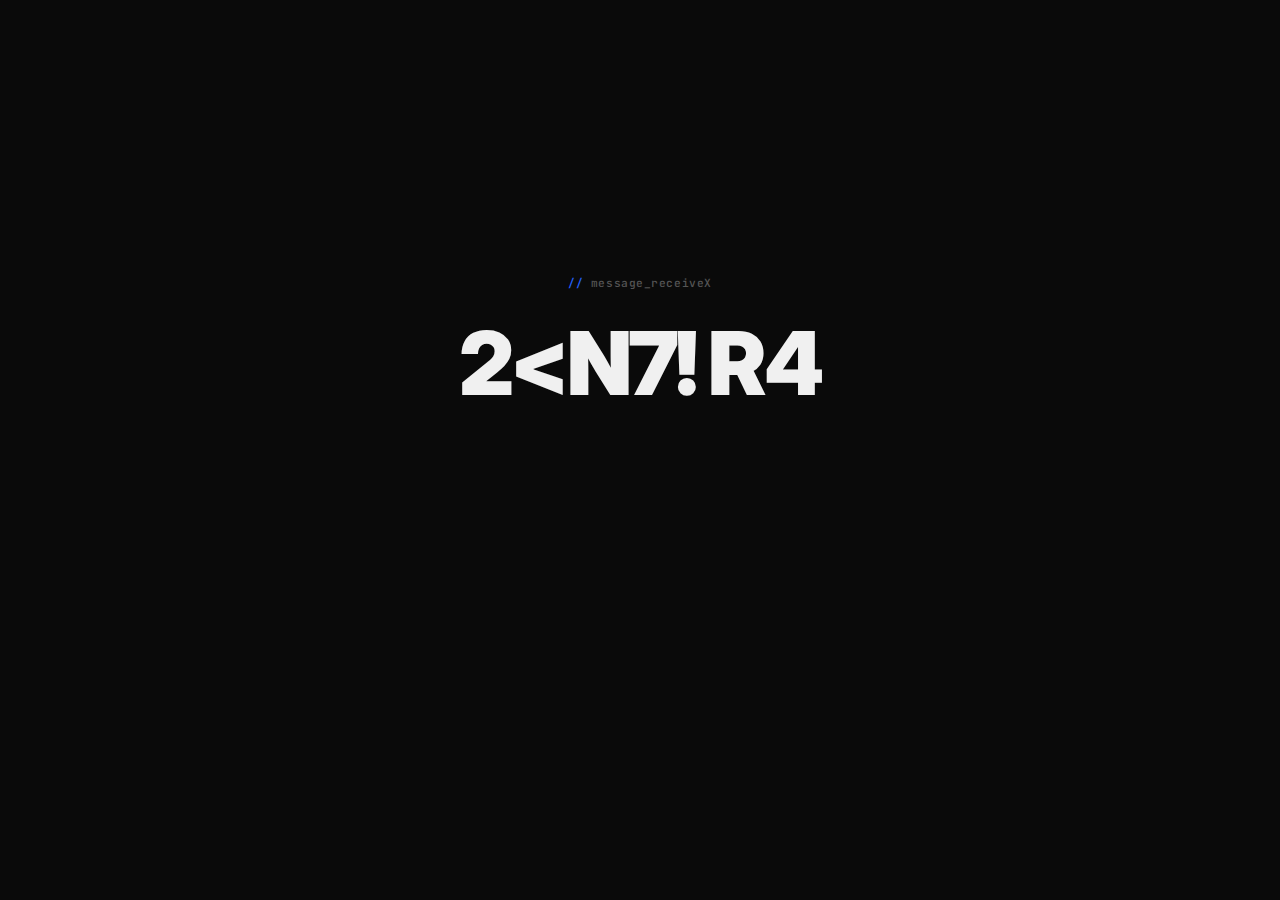
<file: thanks.html>
<!DOCTYPE html>
<html lang="en">
<head>
    <meta charset="UTF-8">
    <meta name="viewport" content="width=device-width, initial-scale=1.0">
    <title>Message Received — deFaria</title>
    <link rel="icon" href="data:image/svg+xml,<svg xmlns='http://www.w3.org/2000/svg' viewBox='0 0 32 32'><rect width='32' height='32' rx='6' fill='%230a0a0a'/><text x='50%25' y='23' text-anchor='middle' font-family='system-ui,sans-serif' font-size='16' fill='%232563FF' font-weight='bold'>dF</text></svg>">
    <link rel="preconnect" href="https://fonts.googleapis.com">
    <link rel="preconnect" href="https://fonts.gstatic.com" crossorigin>
    <link href="https://fonts.googleapis.com/css2?family=Inter:wght@300;400;500;600;700;800;900&family=JetBrains+Mono:wght@400;500;700&display=swap" rel="stylesheet">

    <style>
        *, *::before, *::after { margin: 0; padding: 0; box-sizing: border-box; }

        :root {
            --bg: #0a0a0a;
            --accent: #2563FF;
            --accent-glow: rgba(37, 99, 255, 0.15);
            --text: #f0f0f0;
            --text-secondary: #999999;
            --text-muted: #555555;
            --font: 'Inter', -apple-system, sans-serif;
            --mono: 'JetBrains Mono', monospace;
        }

        body {
            font-family: var(--font);
            background: var(--bg);
            color: var(--text);
            -webkit-font-smoothing: antialiased;
        }

        .page {
            min-height: 100vh;
            min-height: 100dvh;
            display: flex;
            flex-direction: column;
            align-items: center;
            justify-content: center;
            text-align: center;
            padding: 0 2rem;
        }

        .content { max-width: 600px; }

        .label {
            font-family: var(--mono);
            font-size: 0.7rem;
            font-weight: 500;
            color: var(--text-muted);
            letter-spacing: 0.05em;
            margin-bottom: 2rem;
        }

        .label .at-sign { color: var(--accent); opacity: 0; display: inline-block; }

        .scramble { opacity: 0; display: inline-block; }

        h1 {
            font-family: var(--font);
            font-weight: 900;
            font-size: clamp(2.5rem, 8vw, 5.5rem);
            letter-spacing: -0.04em;
            line-height: 0.95;
            color: var(--text);
        }

        .hero-accent { color: var(--accent); }

        .sub {
            font-size: clamp(0.85rem, 2vw, 1rem);
            font-weight: 400;
            color: var(--text-secondary);
            margin-top: 1.5rem;
            line-height: 1.7;
            opacity: 0;
            animation: rise 0.8s cubic-bezier(0.16, 1, 0.3, 1) 1.6s forwards;
        }

        .cta {
            display: inline-block;
            margin-top: 2.5rem;
            padding: 0.85rem 2.25rem;
            font-family: var(--mono);
            font-size: 0.8rem;
            font-weight: 500;
            color: #fff;
            background: var(--accent);
            border: none;
            border-radius: 6px;
            text-decoration: none;
            transition: transform 0.2s, box-shadow 0.2s;
            opacity: 0;
            animation: rise 0.8s cubic-bezier(0.16, 1, 0.3, 1) 1.9s forwards;
        }

        .cta:hover {
            transform: translateY(-2px);
            box-shadow: 0 8px 24px var(--accent-glow);
        }

        .footer {
            position: absolute;
            bottom: 2rem;
            font-family: var(--mono);
            font-size: 0.65rem;
            color: var(--text-muted);
            letter-spacing: 0.05em;
            opacity: 0;
            animation: rise 0.8s cubic-bezier(0.16, 1, 0.3, 1) 2.2s forwards;
        }

        .footer a {
            color: var(--accent);
            text-decoration: none;
        }

        @keyframes rise {
            from { opacity: 0; transform: translateY(24px); }
            to { opacity: 1; transform: translateY(0); }
        }

        @keyframes accentPulse {
            0% { text-shadow: 0 0 0px transparent; }
            50% { text-shadow: 0 0 20px rgba(37, 99, 255, 0.4); }
            100% { text-shadow: 0 0 0px transparent; }
        }
    </style>
</head>
<body>

    <div class="page">
        <div class="content">
            <p class="label"><span class="at-sign">//</span> <span class="scramble" data-text="message_received">message_received</span></p>
            <h1><span class="scramble" data-text="We'll Be">We'll Be</span><br><span class="scramble hero-accent" data-text="In Touch.">In Touch.</span></h1>
            <p class="sub">We review every inquiry personally and will get back to you within 24 hours.</p>
            <a href="/" class="cta">&gt; back_to_home</a>
        </div>
        <div class="footer"><a href="/">dF</a> &middot; New York City</div>
    </div>

    <script>
        (function() {
            const chars = 'ABCDEFGHIJKLMNOPQRSTUVWXYZ0123456789@#$%&!<>';
            function scramble(el, delay) {
                const text = el.dataset.text;
                const len = text.length;
                setTimeout(() => {
                    el.style.opacity = '1';
                    el.textContent = text.replace(/[^ ]/g, () => chars[Math.floor(Math.random() * chars.length)]);
                    let frame = 0;
                    const total = 18;
                    const iv = setInterval(() => {
                        const resolved = Math.floor((frame / total) * len);
                        el.textContent = text.split('').map((c, i) => {
                            if (c === ' ') return ' ';
                            if (i < resolved) return c;
                            return chars[Math.floor(Math.random() * chars.length)];
                        }).join('');
                        frame++;
                        if (frame > total) {
                            clearInterval(iv);
                            el.textContent = text;
                            if (el.classList.contains('hero-accent')) {
                                el.style.animation = 'accentPulse 0.6s ease-out';
                            }
                        }
                    }, 30);
                }, delay);
            }
            const at = document.querySelector('.at-sign');
            setTimeout(() => { at.style.opacity = '1'; }, 100);
            document.querySelectorAll('.scramble').forEach((el, i) => {
                scramble(el, [200, 700, 1000][i] || 200 + i * 300);
            });
        })();
    </script>

</body>
</html>
</file>
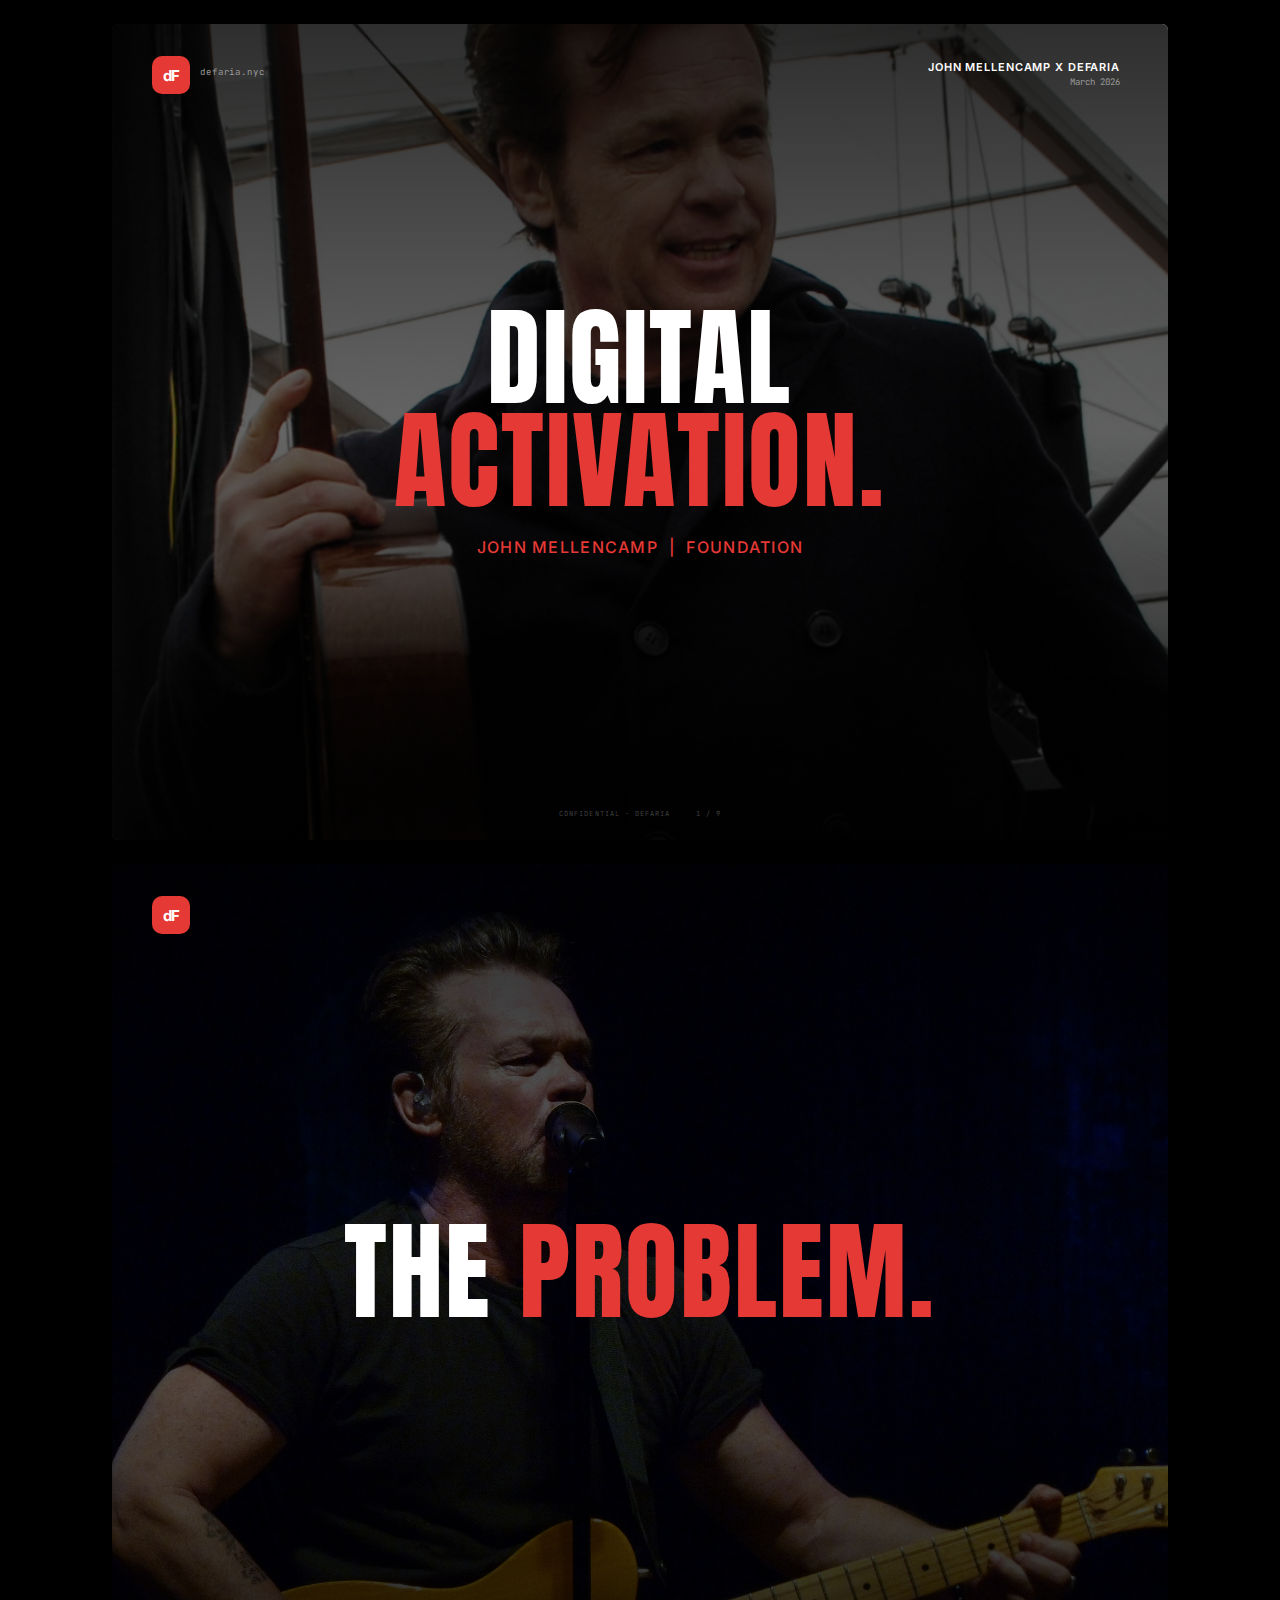
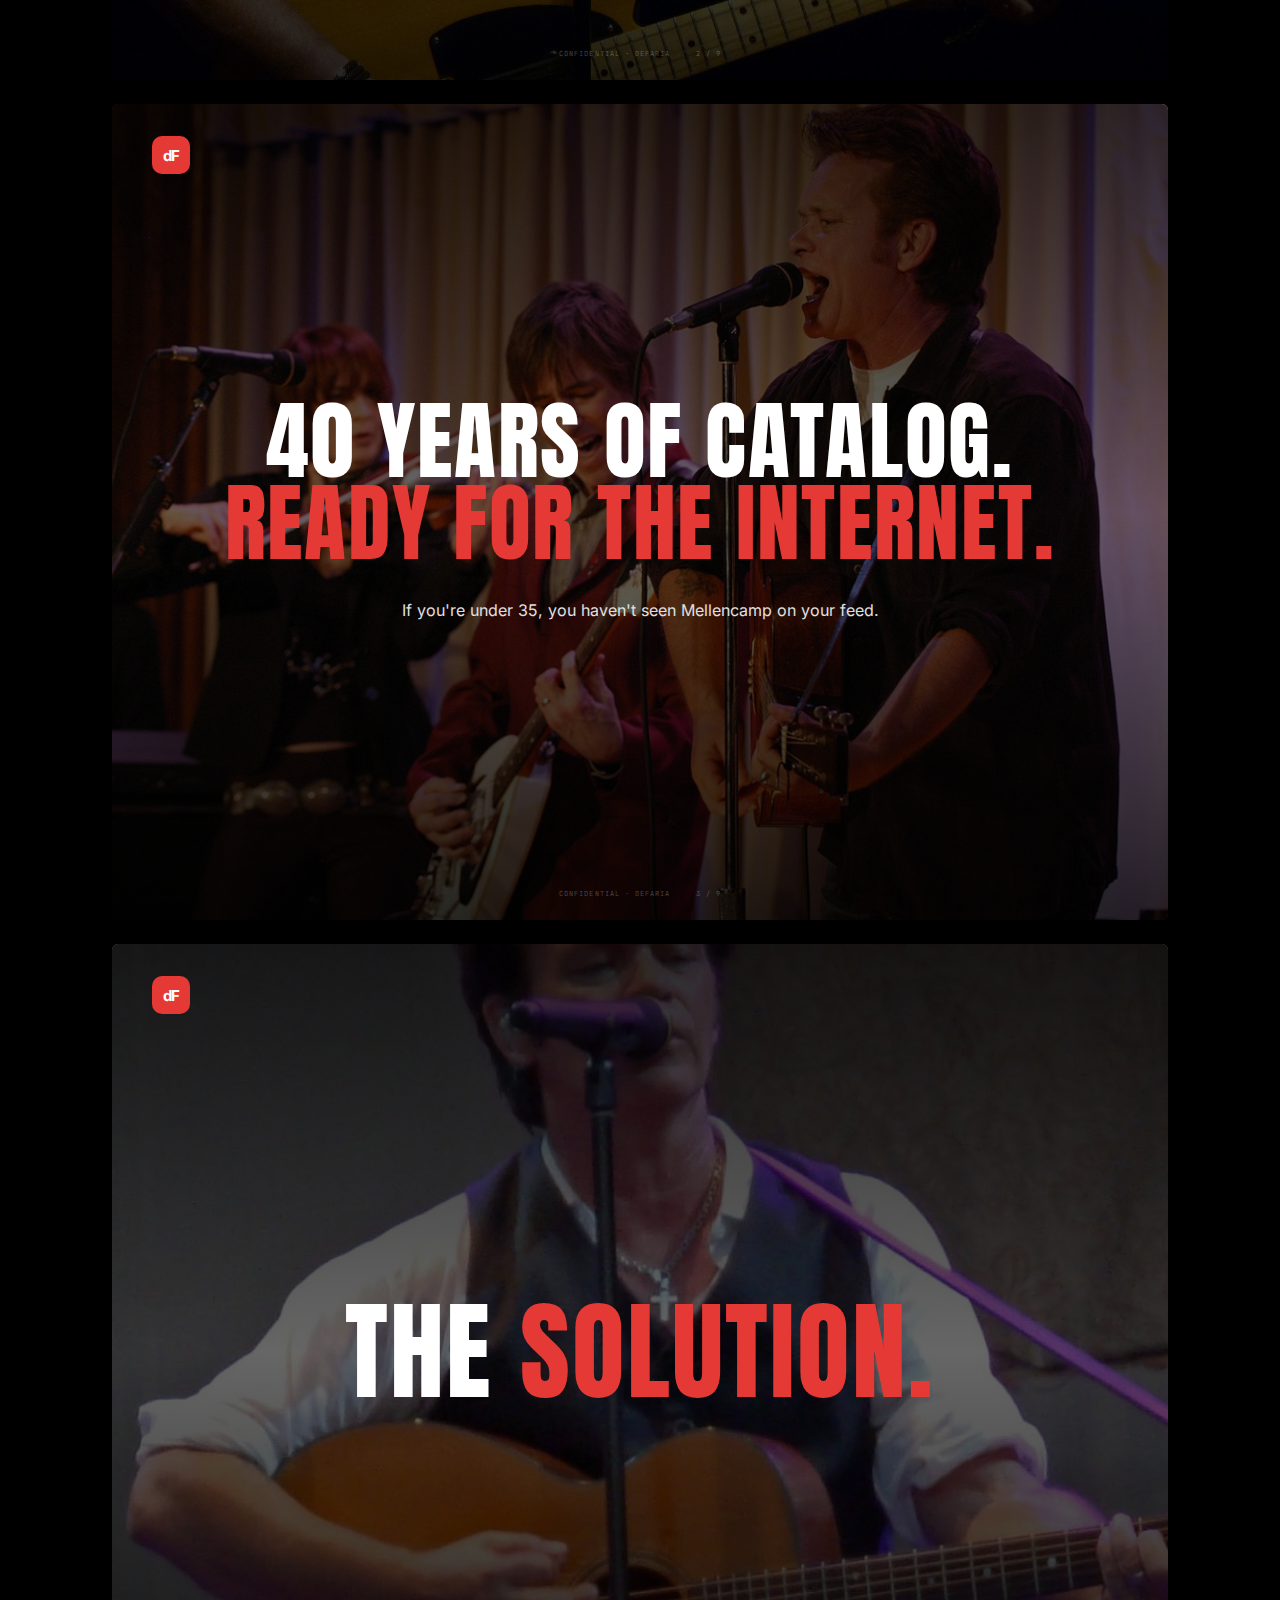
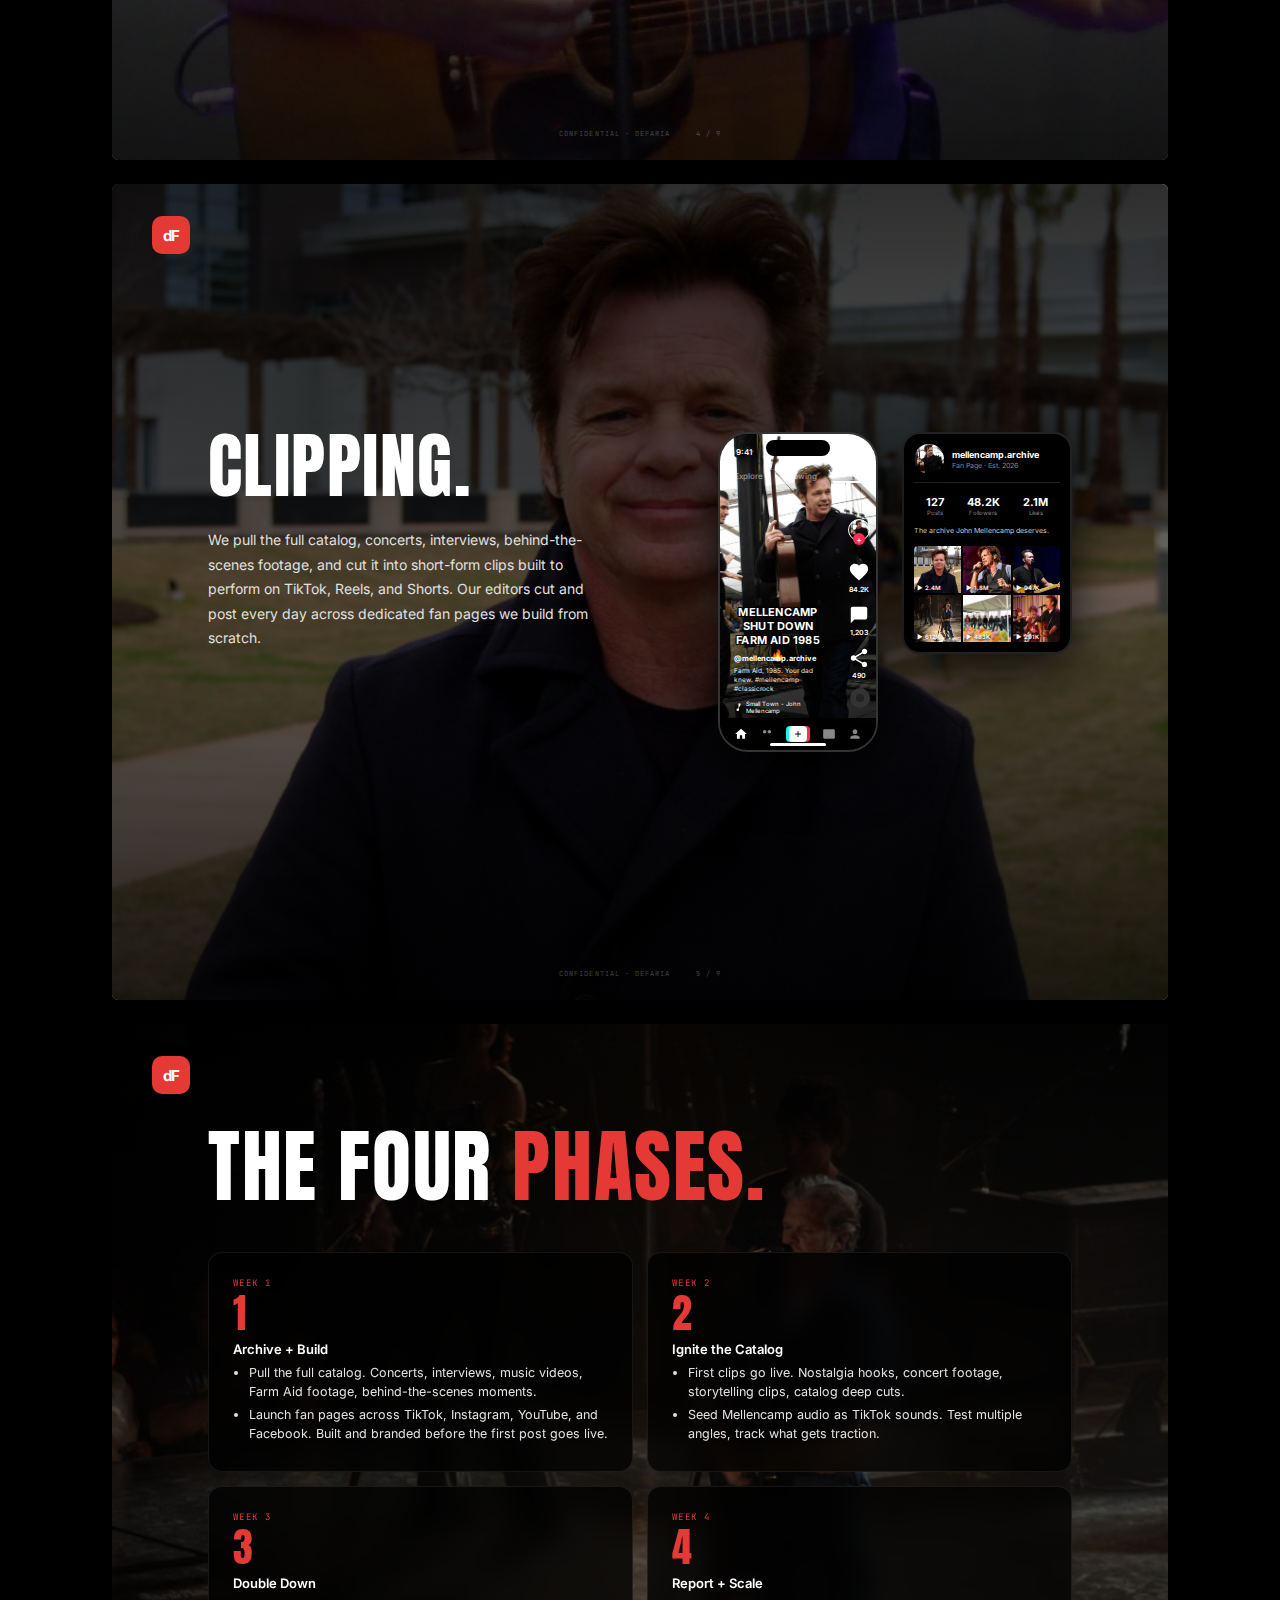
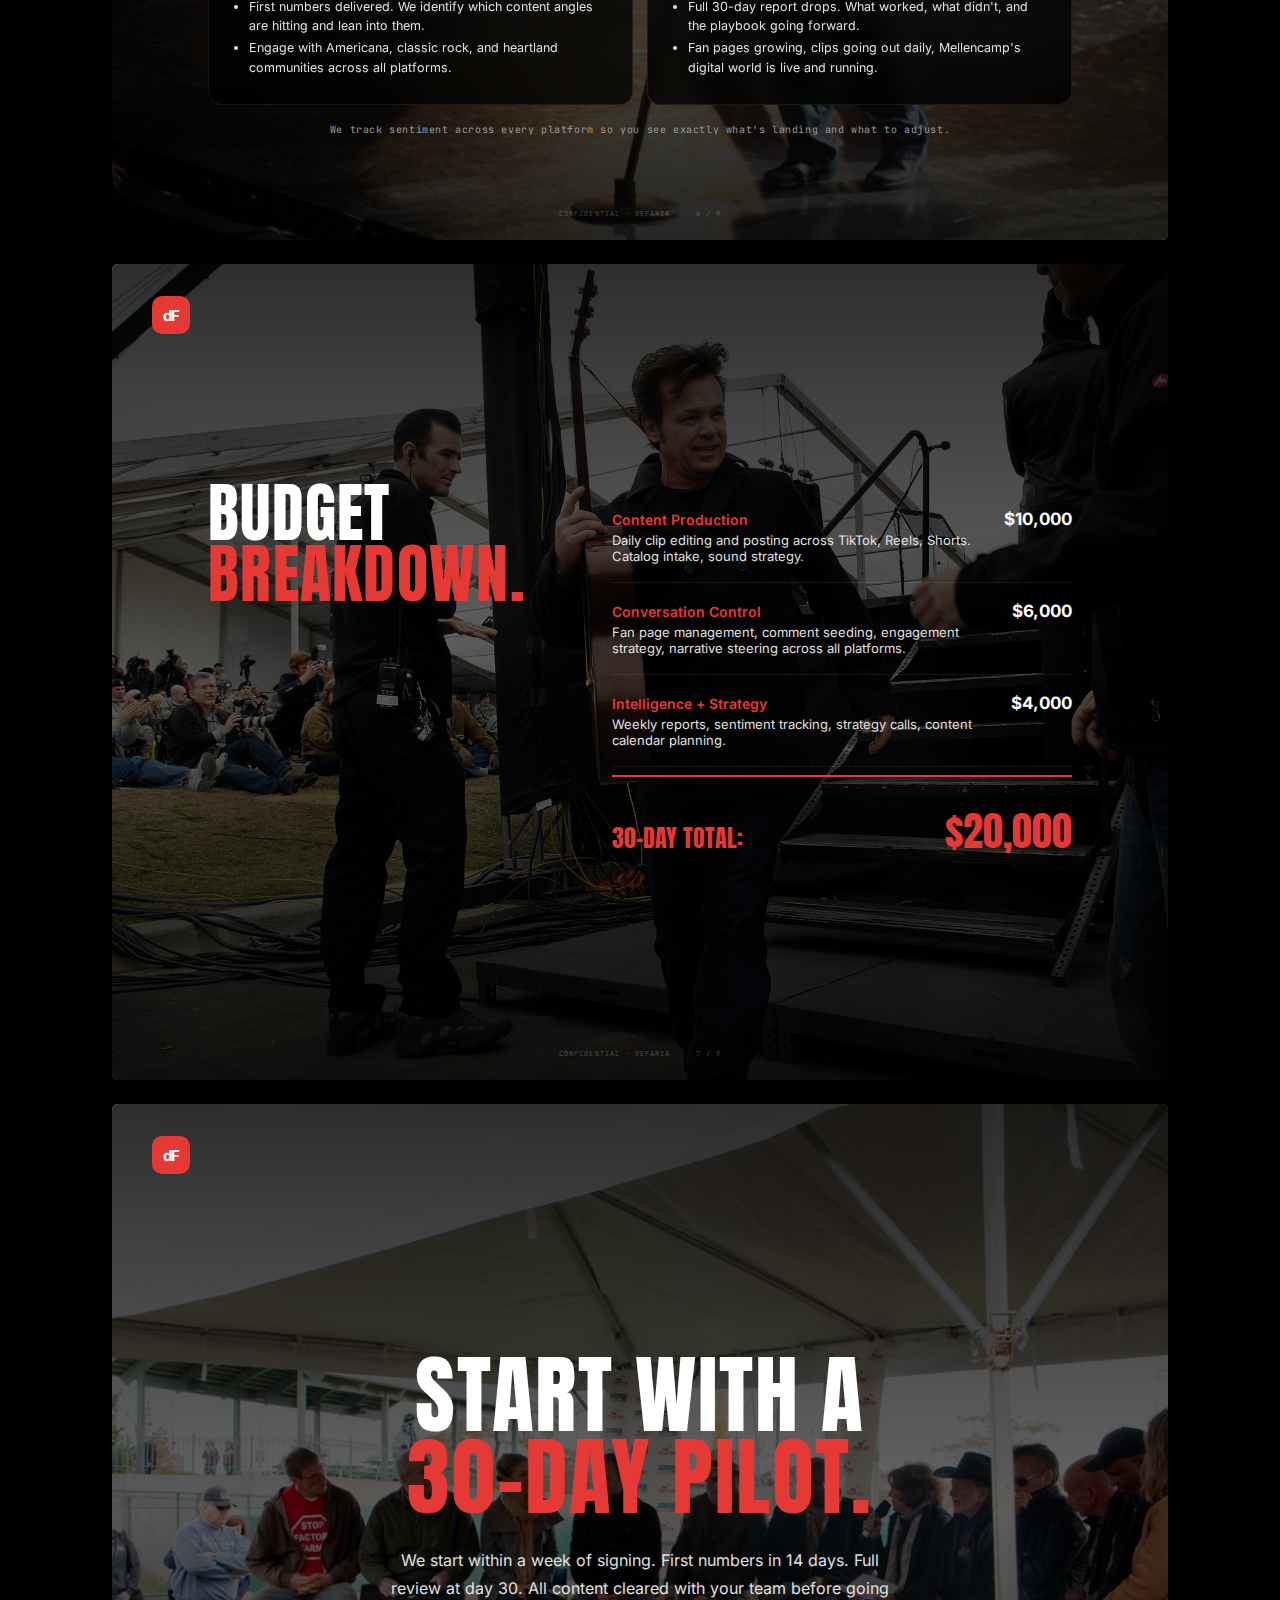
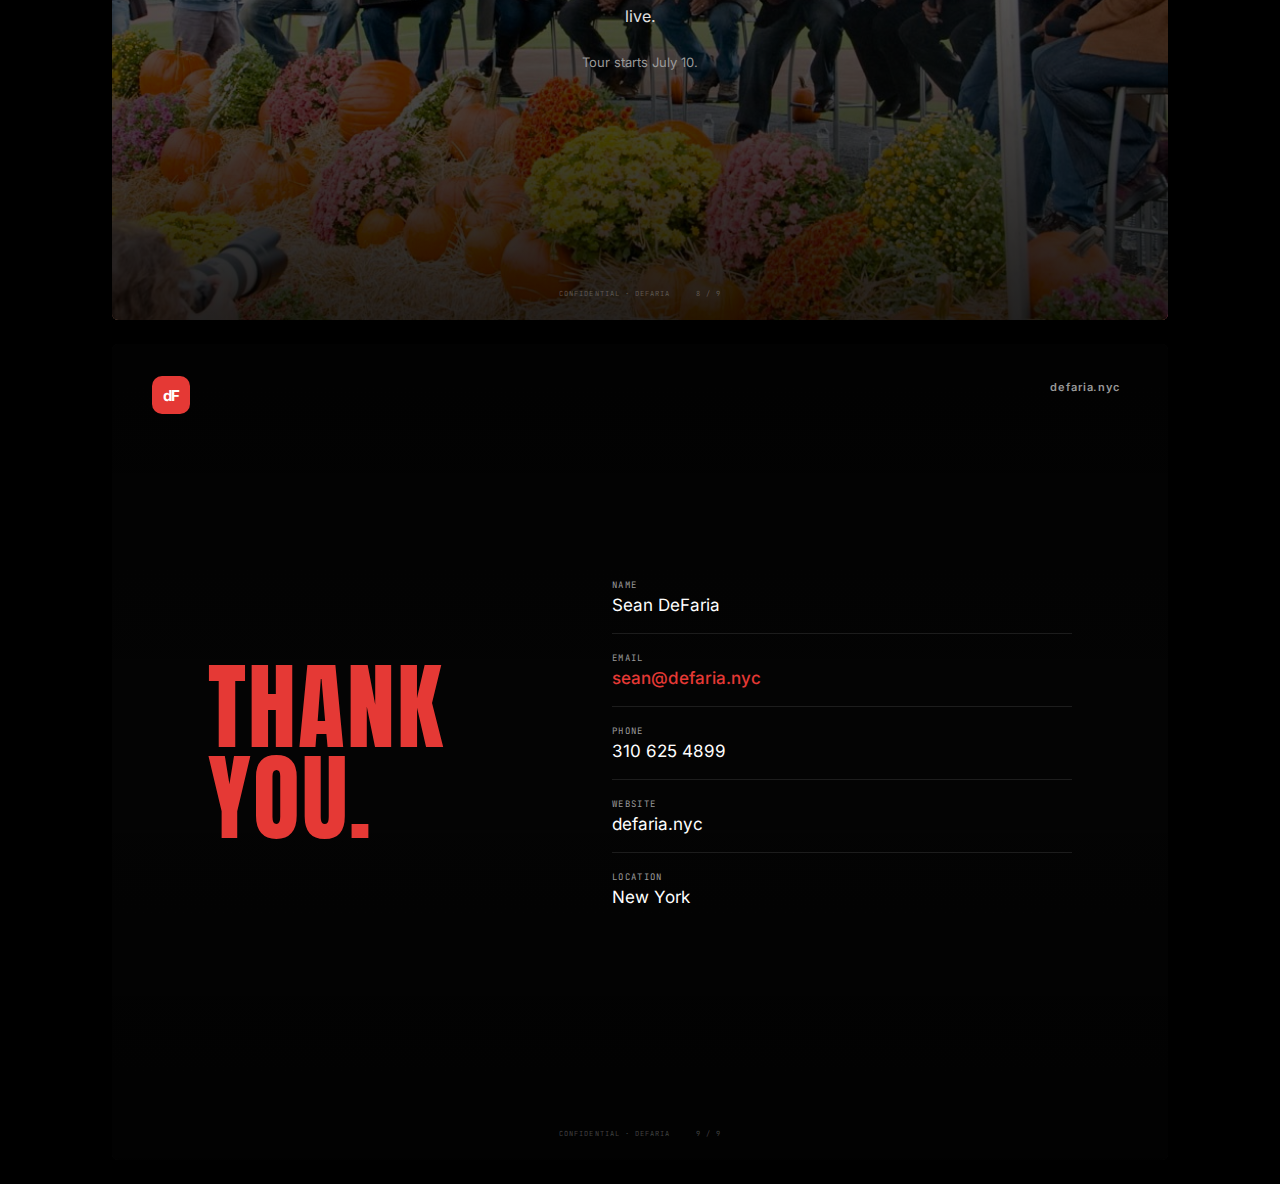
<file: mellencamp/20k.html>
<!DOCTYPE html>
<html lang="en">
<head>
<meta charset="UTF-8">
<meta name="viewport" content="width=device-width, initial-scale=1.0">
<title>DeFaria — John Mellencamp Digital Activation</title>
<meta property="og:title" content="John Mellencamp — Digital Activation">
<meta property="og:description" content="DeFaria x John Mellencamp | Foundation Campaign">
<meta property="og:image" content="https://defaria.nyc/mellencamp/images/og-20k.png">
<meta property="og:type" content="website">
<meta property="og:url" content="https://defaria.nyc/mellencamp/20k.html">
<meta name="twitter:card" content="summary_large_image">
<meta name="twitter:image" content="https://defaria.nyc/mellencamp/images/og-20k.png">
<style>
  @import url('fonts/fonts.css');

  * { margin: 0; padding: 0; box-sizing: border-box; }

  :root {
    --bg: #0a0a0a;
    --card: rgba(0, 0, 0, 0.75);
    --accent: #E53935;
    --text: #ffffff;
    --text-secondary: #e0e0e0;
    --text-muted: #999999;
    --mono: 'JetBrains Mono', monospace;
    --font: 'Inter', -apple-system, system-ui, sans-serif;
    --font-display: 'Anton', sans-serif;
  }

  body { font-family: var(--font); background: #000; color: var(--text); -webkit-font-smoothing: antialiased; }

  .page {
    width: 11in; height: 8.5in; position: relative; overflow: hidden;
    background: var(--bg); display: flex; flex-direction: column;
    justify-content: center; margin: 0 auto; page-break-after: always;
    padding: 80px 96px;
  }
  .page.centered { align-items: center; text-align: center; }
  .page:last-child { page-break-after: avoid; }

  .page-bg {
    position: absolute; top: 0; left: 0; width: 100%; height: 100%;
    background-size: cover; background-position: center; z-index: 0;
  }
  .page-bg::after {
    content: ''; position: absolute; top: 0; left: 0; width: 100%; height: 100%;
    background: linear-gradient(180deg, rgba(0,0,0,0.82) 0%, rgba(0,0,0,0.6) 50%, rgba(0,0,0,0.85) 100%);
  }
  .page > *:not(.page-bg) { position: relative; z-index: 1; }

  @media screen { .page { margin: 24px auto; border-radius: 6px; } }
  @page { size: 11in 8.5in landscape; margin: 0; }
  @media print { body { background: #000; margin: 0; } .page { margin: 0; width: 100vw; height: 100vh; border-radius: 0; overflow: hidden; } }

  .page-logo { position: absolute !important; top: 32px; left: 40px; display: inline-flex; align-items: center; justify-content: center; width: 38px; height: 38px; border-radius: 10px; background: var(--accent); color: #fff; font-family: 'Inter', sans-serif; font-size: 15px; font-weight: 700; letter-spacing: -1px; line-height: 1; z-index: 10; }
  .page-logo-text { position: absolute !important; top: 42px; left: 88px; font-family: var(--mono); font-size: 9px; font-weight: 400; letter-spacing: 0.1em; color: var(--text-muted); z-index: 10; }
  .page-footer { position: absolute !important; bottom: 22px; left: 0; right: 0; font-family: var(--mono); font-size: 7px; font-weight: 400; letter-spacing: 0.15em; color: rgba(255,255,255,0.25); text-align: center; text-transform: uppercase; z-index: 10; }
  .page-meta { position: absolute !important; top: 36px; right: 48px; text-align: right; z-index: 10; }
  .page-meta .line1 { font-family: var(--font); font-size: 11px; font-weight: 600; color: var(--text); letter-spacing: 0.08em; text-transform: uppercase; }
  .page-meta .line2 { font-family: var(--mono); font-size: 9px; font-weight: 400; color: var(--text-muted); margin-top: 2px; }

  .hero-title { font-family: var(--font-display); font-size: 108px; font-weight: 400; color: var(--text); line-height: 0.95; text-transform: uppercase; letter-spacing: 0.02em; }
  .hero-title .accent { color: var(--accent); }

  .section-title { font-family: var(--font-display); font-size: 80px; font-weight: 400; color: var(--text); line-height: 0.95; text-transform: uppercase; letter-spacing: 0.02em; margin-bottom: 28px; }
  .section-title .accent { color: var(--accent); }

  .hero-sub { font-family: var(--font); font-size: 16px; font-weight: 500; color: var(--accent); letter-spacing: 0.08em; text-transform: uppercase; margin-top: 24px; }

  .body-text { font-size: 16px; font-weight: 400; color: var(--text-secondary); line-height: 1.75; max-width: 540px; }

  .card-grid { display: grid; gap: 14px; width: 100%; margin-top: 20px; }
  .card-grid.cols-2 { grid-template-columns: repeat(2, 1fr); }
  .card { background: var(--card); backdrop-filter: blur(12px); border: 1px solid rgba(255,255,255,0.08); border-radius: 14px; padding: 24px; text-align: left; }
  .card-num { font-family: var(--font-display); font-size: 40px; color: var(--accent); line-height: 1; margin-bottom: 8px; }
  .card h3 { font-family: var(--font); font-size: 13px; font-weight: 600; color: var(--text); margin-bottom: 6px; }
  .card li { font-size: 12.5px; font-weight: 400; line-height: 1.55; color: var(--text-secondary); margin-bottom: 3px; }
  .card ul { list-style: disc; padding-left: 16px; margin-top: 6px; }

  .split { display: flex; align-items: flex-start; gap: 64px; width: 100%; }
  .split-left { flex-shrink: 0; width: 340px; }
  .split-right { flex: 1; }

  .budget-item { padding: 18px 0; border-bottom: 1px solid rgba(255,255,255,0.08); display: flex; justify-content: space-between; align-items: baseline; }
  .budget-item .budget-phase { font-family: var(--font); font-size: 14px; font-weight: 600; color: var(--accent); }
  .budget-item .budget-desc { font-size: 13px; color: var(--text-secondary); margin-top: 4px; }
  .budget-item .budget-amount { font-family: var(--font); font-size: 17px; font-weight: 700; color: var(--text); flex-shrink: 0; margin-left: 24px; }
  .budget-total { padding-top: 24px; margin-top: 8px; border-top: 2px solid var(--accent); display: flex; justify-content: space-between; align-items: baseline; }
  .budget-total .label { font-family: var(--font-display); font-size: 24px; color: var(--accent); text-transform: uppercase; }
  .budget-total .amount { font-family: var(--font-display); font-size: 40px; color: var(--accent); text-transform: uppercase; }

  .contact-block { text-align: left; }
  .contact-block .contact-label { font-family: var(--mono); font-size: 9px; letter-spacing: 0.15em; color: var(--text-muted); text-transform: uppercase; margin-bottom: 4px; padding-top: 18px; border-top: 1px solid rgba(255,255,255,0.1); }
  .contact-block .contact-value { font-size: 17px; color: var(--text); font-weight: 400; margin-bottom: 18px; }
  .contact-block .contact-value.red { color: var(--accent); font-weight: 500; }

  /* TikTok phone mockup - realistic */
  .phone {
    flex-shrink: 0; width: 210px; height: 420px;
    background: #000; border-radius: 30px;
    border: 2px solid #333; position: relative;
    overflow: hidden; box-shadow: 0 16px 56px rgba(0,0,0,0.9);
  }
  .phone-island { width: 64px; height: 16px; background: #000; border-radius: 10px; position: absolute; top: 6px; left: 50%; transform: translateX(-50%); z-index: 10; }
  /* Full-bleed video */
  .phone-video-wrap { position: absolute; top: 0; left: 0; right: 0; bottom: 0; overflow: hidden; }
  .phone-video { width: 100%; height: 100%; background-size: cover; background-position: center; }
  /* Gradient overlay at bottom for text readability */
  .phone-video-wrap::after { content: ''; position: absolute; bottom: 0; left: 0; right: 0; height: 55%; background: linear-gradient(transparent, rgba(0,0,0,0.85)); z-index: 1; }
  /* Status bar overlaid on video */
  .phone-status { position: absolute; top: 0; left: 0; right: 0; height: 28px; display: flex; justify-content: space-between; align-items: center; padding: 8px 16px 0; z-index: 5; }
  .phone-status-time { font-family: var(--font); font-size: 8px; font-weight: 600; color: #fff; }
  .phone-status-icons { display: flex; gap: 3px; align-items: center; }
  .phone-status-icons svg { width: 10px; height: 10px; fill: #fff; }
  /* Top tabs overlaid */
  .phone-tabs { position: absolute; top: 28px; left: 0; right: 0; height: 28px; display: flex; justify-content: center; gap: 16px; align-items: center; z-index: 5; }
  .phone-tab { font-family: var(--font); font-size: 8px; color: rgba(255,255,255,0.5); font-weight: 500; }
  .phone-tab.active { color: #fff; font-weight: 700; border-bottom: 2px solid #fff; padding-bottom: 2px; }
  /* Right sidebar - TikTok action buttons */
  .phone-sidebar { position: absolute; right: 8px; bottom: 80px; display: flex; flex-direction: column; gap: 14px; align-items: center; z-index: 5; }
  .phone-sidebar-item { text-align: center; }
  .phone-sidebar-item svg { width: 22px; height: 22px; fill: #fff; display: block; margin: 0 auto 2px; }
  .phone-sidebar-num { font-family: var(--font); font-size: 7px; color: #fff; font-weight: 600; }
  /* Profile pic in sidebar */
  .phone-sidebar-avatar { width: 26px; height: 26px; border-radius: 50%; border: 1.5px solid #fff; background: url('images/mellencamp-1.jpg') center/cover; margin-bottom: 10px; position: relative; }
  .phone-sidebar-avatar::after { content: '+'; position: absolute; bottom: -5px; left: 50%; transform: translateX(-50%); width: 12px; height: 12px; background: #FE2C55; border-radius: 50%; font-size: 9px; color: #fff; display: flex; align-items: center; justify-content: center; line-height: 1; }
  /* Caption area - overlaid on video at bottom */
  .phone-caption-area { position: absolute; bottom: 42px; left: 0; right: 40px; padding: 0 14px; z-index: 5; }
  .phone-handle { font-family: var(--font); font-size: 8.5px; font-weight: 700; color: #fff; margin-bottom: 4px; }
  .phone-desc { font-family: var(--font); font-size: 7.5px; color: #eee; line-height: 1.4; margin-bottom: 6px; }
  .phone-sound { font-family: var(--font); font-size: 7px; color: #fff; display: flex; align-items: center; gap: 4px; }
  .phone-sound svg { width: 8px; height: 8px; fill: #fff; flex-shrink: 0; }
  /* Sound disc */
  .phone-disc { position: absolute; right: 8px; bottom: 50px; width: 24px; height: 24px; border-radius: 50%; background: #222; border: 6px solid #333; z-index: 5; animation: spin 3s linear infinite; }
  @keyframes spin { from { transform: rotate(0deg); } to { transform: rotate(360deg); } }
  /* Bottom nav */
  .phone-nav { position: absolute; bottom: 0; left: 0; right: 0; height: 38px; background: rgba(0,0,0,0.95); display: flex; justify-content: space-around; align-items: center; padding: 0 8px; z-index: 6; }
  .phone-nav-item { text-align: center; }
  .phone-nav-item svg { width: 16px; height: 16px; fill: #888; display: block; margin: 0 auto 1px; }
  .phone-nav-item.active svg { fill: #fff; }
  .phone-nav-label { font-family: var(--font); font-size: 6px; color: #888; }
  .phone-nav-item.active .phone-nav-label { color: #fff; }
  .phone-nav-plus-btn { width: 28px; height: 18px; position: relative; }
  .phone-nav-plus-btn .bg-left { position: absolute; left: 0; top: 0; width: 22px; height: 18px; background: #25F4EE; border-radius: 4px; }
  .phone-nav-plus-btn .bg-right { position: absolute; right: 0; top: 0; width: 22px; height: 18px; background: #FE2C55; border-radius: 4px; }
  .phone-nav-plus-btn .bg-center { position: absolute; left: 3px; right: 3px; top: 0; width: 22px; height: 18px; background: #fff; border-radius: 4px; margin: 0 auto; display: flex; align-items: center; justify-content: center; }
  .phone-nav-plus-btn .bg-center svg { width: 12px; height: 12px; fill: #000; }
  .phone-homebar { position: absolute; bottom: 4px; left: 50%; transform: translateX(-50%); width: 56px; height: 3px; background: #fff; border-radius: 2px; z-index: 7; }

  /* Bold caption below video - LV8 style */
  .phone-bold-caption {
    position: absolute; bottom: 88px; left: 0; right: 40px; z-index: 5;
    text-align: center; padding: 0 12px;
  }
  .phone-bold-caption span {
    font-family: var(--font); font-size: 11px; font-weight: 900; color: #ffffff;
    text-transform: uppercase; letter-spacing: 0.02em; line-height: 1.3; display: block;
    -webkit-text-stroke: 1px #000; paint-order: stroke fill;
    text-shadow: 1px 1px 0 #000, -1px -1px 0 #000, 1px -1px 0 #000, -1px 1px 0 #000, 0 2px 4px rgba(0,0,0,0.8);
  }
  /* Notification badge */
  .phone-badge {
    position: absolute; top: -3px; right: -6px; min-width: 12px; height: 12px;
    background: #FE2C55; border-radius: 6px; font-family: var(--font);
    font-size: 6px; font-weight: 700; color: #fff; display: flex;
    align-items: center; justify-content: center; padding: 0 3px;
  }

  /* Phase card week label */
  .card-week { font-family: var(--mono); font-size: 9px; font-weight: 400; letter-spacing: 0.15em; color: var(--accent); text-transform: uppercase; margin-bottom: 4px; }
</style>
</head>
<body>


<!-- 1: COVER -->
<div class="page centered">
  <div class="page-bg" style="background-image: url('images/mellencamp-1.jpg');"></div>
  <div class="page-logo">dF</div>
  <div class="page-logo-text">defaria.nyc</div>
  <div class="page-meta">
    <div class="line1">John Mellencamp x DeFaria</div>
    <div class="line2">March 2026</div>
  </div>

  <div class="hero-title">Digital<br><span class="accent">Activation.</span></div>
  <div class="hero-sub">John Mellencamp &nbsp;|&nbsp; Foundation</div>

  <div class="page-footer">Confidential &middot; DeFaria &nbsp;&nbsp;&nbsp; 1 / 9</div>
</div>


<!-- 2: THE PROBLEM (splash) -->
<div class="page centered">
  <div class="page-bg" style="background-image: url('images/mellencamp-3.jpg');"></div>
  <div class="page-logo">dF</div>
  <div class="hero-title">The <span class="accent">Problem.</span></div>
  <div class="page-footer">Confidential &middot; DeFaria &nbsp;&nbsp;&nbsp; 2 / 9</div>
</div>


<!-- 3: THE PROBLEM (detail) -->
<div class="page centered">
  <div class="page-bg" style="background-image: url('images/mellencamp-2.jpg');"></div>
  <div class="page-logo">dF</div>

  <div class="hero-title" style="font-size: 86px;">40 Years Of Catalog.<br><span class="accent">Ready For The Internet.</span></div>

  <p class="body-text" style="margin-top: 32px; max-width: 520px; text-align: center;">If you're under 35, you haven't seen Mellencamp on your feed.</p>

  <div class="page-footer">Confidential &middot; DeFaria &nbsp;&nbsp;&nbsp; 3 / 9</div>
</div>


<!-- 4: THE SOLUTION (splash) -->
<div class="page centered">
  <div class="page-bg" style="background-image: url('images/mellencamp-5.jpg');"></div>
  <div class="page-logo">dF</div>
  <div class="hero-title">The <span class="accent">Solution.</span></div>
  <div class="page-footer">Confidential &middot; DeFaria &nbsp;&nbsp;&nbsp; 4 / 9</div>
</div>


<!-- 5: CLIPPING -->
<div class="page">
  <div class="page-bg" style="background-image: url('images/mellencamp-4.jpg');"></div>
  <div class="page-logo">dF</div>

  <div style="display: flex; align-items: flex-start; gap: 24px; width: 100%;">
    <!-- Left: Title + description -->
    <div style="flex: 1; min-width: 240px;">
      <div class="section-title" style="font-size: 72px; color: #ffffff;">Clipping.</div>
      <p class="body-text" style="max-width: 380px; font-size: 14px;">We pull the full catalog, concerts, interviews, behind-the-scenes footage, and cut it into short-form clips built to perform on TikTok, Reels, and Shorts. Our editors cut and post every day across dedicated fan pages we build from scratch.</p>
    </div>

    <!-- Center: TikTok phone mockup -->
    <div class="phone" style="width: 160px; height: 320px;">
      <div class="phone-island"></div>
      <div class="phone-video-wrap">
        <div class="phone-video" style="background-image: url('images/mellencamp-10.jpg');"></div>
      </div>
      <div class="phone-status">
        <div class="phone-status-time">9:41</div>
        <div class="phone-status-icons">
          <svg viewBox="0 0 16 16"><path d="M1 5.5L3.5 3H5l-3 3 3 3H3.5L1 6.5v-1z M6 5h1.5v2H6V5zm2.5 0H10v2H8.5V5zm2.5 0h1.5v2H11V5z"/></svg>
          <svg viewBox="0 0 16 16"><path d="M2 11h2V5H2v6zm3-4h2v4H5V7zm3-2h2v6H8V5zm3-2h2v8h-2V3z"/></svg>
          <svg viewBox="0 0 20 12"><rect x="0" y="1" width="16" height="10" rx="2" fill="none" stroke="#fff" stroke-width="1.5"/><rect x="2" y="3" width="11" height="6" rx="1" fill="#fff"/><path d="M18 4.5v3a1.5 1.5 0 000-3z" fill="#fff"/></svg>
        </div>
      </div>
      <div class="phone-tabs">
        <div class="phone-tab">Explore</div>
        <div class="phone-tab">Following</div>
        <div class="phone-tab active">For You</div>
      </div>
      <div class="phone-bold-caption">
        <span>MELLENCAMP SHUT DOWN FARM AID 1985 🔥</span>
      </div>
      <div class="phone-sidebar" style="right: 6px; bottom: 70px; gap: 10px;">
        <div class="phone-sidebar-avatar" style="width: 22px; height: 22px;"></div>
        <div class="phone-sidebar-item">
          <svg viewBox="0 0 24 24"><path d="M12 21.35l-1.45-1.32C5.4 15.36 2 12.28 2 8.5 2 5.42 4.42 3 7.5 3c1.74 0 3.41.81 4.5 2.09C13.09 3.81 14.76 3 16.5 3 19.58 3 22 5.42 22 8.5c0 3.78-3.4 6.86-8.55 11.54L12 21.35z"/></svg>
          <div class="phone-sidebar-num">84.2K</div>
        </div>
        <div class="phone-sidebar-item">
          <svg viewBox="0 0 24 24"><path d="M21 15a2 2 0 01-2 2H7l-4 4V5a2 2 0 012-2h14a2 2 0 012 2v10z"/></svg>
          <div class="phone-sidebar-num">1,203</div>
        </div>
        <div class="phone-sidebar-item">
          <svg viewBox="0 0 24 24"><path d="M18 16.08c-.76 0-1.44.3-1.96.77L8.91 12.7c.05-.23.09-.46.09-.7s-.04-.47-.09-.7l7.05-4.11c.54.5 1.25.81 2.04.81 1.66 0 3-1.34 3-3s-1.34-3-3-3-3 1.34-3 3c0 .24.04.47.09.7L8.04 9.81C7.5 9.31 6.79 9 6 9c-1.66 0-3 1.34-3 3s1.34 3 3 3c.79 0 1.5-.31 2.04-.81l7.12 4.16c-.05.21-.08.43-.08.65 0 1.61 1.31 2.92 2.92 2.92s2.92-1.31 2.92-2.92-1.31-2.92-2.92-2.92z"/></svg>
          <div class="phone-sidebar-num">490</div>
        </div>
      </div>
      <div class="phone-disc" style="right: 6px; bottom: 42px; width: 20px; height: 20px;"></div>
      <div class="phone-caption-area" style="bottom: 36px;">
        <div class="phone-handle" style="font-size: 7.5px;">@mellencamp.archive</div>
        <div class="phone-desc" style="font-size: 6.5px;">Farm Aid, 1985. Your dad knew. #mellencamp #classicrock</div>
        <div class="phone-sound" style="font-size: 6px;">
          <svg viewBox="0 0 16 16"><path d="M12.5 1a.5.5 0 01.5.5v2.03a4.5 4.5 0 01-3 4.24V13.5a2.5 2.5 0 11-5 0 2.5 2.5 0 012.5-2.5c.53 0 1.03.13 1.47.36V1.5a.5.5 0 01.53-.5z"/></svg>
          Small Town - John Mellencamp
        </div>
      </div>
      <div class="phone-nav" style="height: 32px;">
        <div class="phone-nav-item active">
          <svg viewBox="0 0 24 24" style="width: 14px; height: 14px;"><path d="M10 20v-6h4v6h5v-8h3L12 3 2 12h3v8z"/></svg>
        </div>
        <div class="phone-nav-item">
          <svg viewBox="0 0 24 24" style="width: 14px; height: 14px;"><path d="M16 11c1.66 0 2.99-1.34 2.99-3S17.66 5 16 5s-3 1.34-3 3 1.34 3 3 3zm-8 0c1.66 0 2.99-1.34 2.99-3S9.66 5 8 5 5 6.34 5 8s1.34 3 3 3z"/></svg>
        </div>
        <div class="phone-nav-plus-btn" style="width: 24px; height: 16px;">
          <div class="bg-left" style="width: 18px; height: 16px;"></div>
          <div class="bg-right" style="width: 18px; height: 16px;"></div>
          <div class="bg-center" style="width: 18px; height: 16px;"><svg viewBox="0 0 24 24" style="width: 10px; height: 10px;"><path d="M19 13h-6v6h-2v-6H5v-2h6V5h2v6h6v2z"/></svg></div>
        </div>
        <div class="phone-nav-item">
          <svg viewBox="0 0 24 24" style="width: 14px; height: 14px;"><path d="M20 4H4c-1.1 0-2 .9-2 2v12c0 1.1.9 2 2 2h16c1.1 0 2-.9 2-2V6c0-1.1-.9-2-2-2z"/></svg>
        </div>
        <div class="phone-nav-item">
          <svg viewBox="0 0 24 24" style="width: 14px; height: 14px;"><path d="M12 12c2.21 0 4-1.79 4-4s-1.79-4-4-4-4 1.79-4 4 1.79 4 4 4zm0 2c-2.67 0-8 1.34-8 4v2h16v-2c0-2.66-5.33-4-8-4z"/></svg>
        </div>
      </div>
      <div class="phone-homebar"></div>
    </div>

    <!-- Right: Fan page profile mockup -->
    <div style="flex-shrink: 0; width: 170px; background: #000; border-radius: 18px; padding: 10px; border: 2px solid #222; box-shadow: 0 12px 48px rgba(0,0,0,0.8);">
      <div style="display: flex; align-items: center; gap: 8px; margin-bottom: 12px; padding-bottom: 8px; border-bottom: 1px solid #222;">
        <div style="width: 30px; height: 30px; border-radius: 50%; background: url('images/mellencamp-1.jpg') center/cover; flex-shrink: 0;"></div>
        <div>
          <div style="font-family: var(--font); font-size: 9px; font-weight: 700; color: #fff;">mellencamp.archive</div>
          <div style="font-family: var(--font); font-size: 7px; color: #888; margin-top: 1px;">Fan Page &middot; Est. 2026</div>
        </div>
      </div>
      <div style="display: flex; justify-content: space-around; text-align: center; margin-bottom: 10px;">
        <div>
          <div style="font-family: var(--font); font-size: 11px; font-weight: 700; color: #fff;">127</div>
          <div style="font-family: var(--font); font-size: 6px; color: #888;">Posts</div>
        </div>
        <div>
          <div style="font-family: var(--font); font-size: 11px; font-weight: 700; color: #fff;">48.2K</div>
          <div style="font-family: var(--font); font-size: 6px; color: #888;">Followers</div>
        </div>
        <div>
          <div style="font-family: var(--font); font-size: 11px; font-weight: 700; color: #fff;">2.1M</div>
          <div style="font-family: var(--font); font-size: 6px; color: #888;">Likes</div>
        </div>
      </div>
      <div style="font-family: var(--font); font-size: 7px; color: #ccc; line-height: 1.4; margin-bottom: 10px;">The archive John Mellencamp deserves.</div>
      <div style="display: grid; grid-template-columns: repeat(3, 1fr); gap: 2px; border-radius: 4px; overflow: hidden;">
        <div style="aspect-ratio: 1; background: url('images/mellencamp-4.jpg') center/cover; position: relative;">
          <div style="position: absolute; bottom: 2px; left: 3px; font-family: var(--font); font-size: 6px; font-weight: 600; color: #fff; text-shadow: 0 1px 3px rgba(0,0,0,0.8);">&#9654; 2.4M</div>
        </div>
        <div style="aspect-ratio: 1; background: url('images/mellencamp-7.jpg') center/cover; position: relative;">
          <div style="position: absolute; bottom: 2px; left: 3px; font-family: var(--font); font-size: 6px; font-weight: 600; color: #fff; text-shadow: 0 1px 3px rgba(0,0,0,0.8);">&#9654; 1.8M</div>
        </div>
        <div style="aspect-ratio: 1; background: url('images/mellencamp-3.jpg') center/cover; position: relative;">
          <div style="position: absolute; bottom: 2px; left: 3px; font-family: var(--font); font-size: 6px; font-weight: 600; color: #fff; text-shadow: 0 1px 3px rgba(0,0,0,0.8);">&#9654; 947K</div>
        </div>
        <div style="aspect-ratio: 1; background: url('images/mellencamp-6.jpg') center/cover; position: relative;">
          <div style="position: absolute; bottom: 2px; left: 3px; font-family: var(--font); font-size: 6px; font-weight: 600; color: #fff; text-shadow: 0 1px 3px rgba(0,0,0,0.8);">&#9654; 612K</div>
        </div>
        <div style="aspect-ratio: 1; background: url('images/mellencamp-9.jpg') center/cover; position: relative;">
          <div style="position: absolute; bottom: 2px; left: 3px; font-family: var(--font); font-size: 6px; font-weight: 600; color: #fff; text-shadow: 0 1px 3px rgba(0,0,0,0.8);">&#9654; 483K</div>
        </div>
        <div style="aspect-ratio: 1; background: url('images/mellencamp-2.jpg') center/cover; position: relative;">
          <div style="position: absolute; bottom: 2px; left: 3px; font-family: var(--font); font-size: 6px; font-weight: 600; color: #fff; text-shadow: 0 1px 3px rgba(0,0,0,0.8);">&#9654; 291K</div>
        </div>
      </div>
    </div>
  </div>

  <div class="page-footer">Confidential &middot; DeFaria &nbsp;&nbsp;&nbsp; 5 / 9</div>
</div>


<!-- 6: THE FOUR PHASES -->

<div class="page">
  <div class="page-bg" style="background-image: url('images/mellencamp-6.jpg');"></div>
  <div class="page-logo">dF</div>

  <div class="section-title">The Four <span class="accent">Phases.</span></div>

  <div class="card-grid cols-2">
    <div class="card">
      <div class="card-week">Week 1</div>
      <div class="card-num">1</div>
      <h3>Archive + Build</h3>
      <ul>
        <li>Pull the full catalog. Concerts, interviews, music videos, Farm Aid footage, behind-the-scenes moments.</li>
        <li>Launch fan pages across TikTok, Instagram, YouTube, and Facebook. Built and branded before the first post goes live.</li>
      </ul>
    </div>
    <div class="card">
      <div class="card-week">Week 2</div>
      <div class="card-num">2</div>
      <h3>Ignite the Catalog</h3>
      <ul>
        <li>First clips go live. Nostalgia hooks, concert footage, storytelling clips, catalog deep cuts.</li>
        <li>Seed Mellencamp audio as TikTok sounds. Test multiple angles, track what gets traction.</li>
      </ul>
    </div>
    <div class="card">
      <div class="card-week">Week 3</div>
      <div class="card-num">3</div>
      <h3>Double Down</h3>
      <ul>
        <li>First numbers delivered. We identify which content angles are hitting and lean into them.</li>
        <li>Engage with Americana, classic rock, and heartland communities across all platforms.</li>
      </ul>
    </div>
    <div class="card">
      <div class="card-week">Week 4</div>
      <div class="card-num">4</div>
      <h3>Report + Scale</h3>
      <ul>
        <li>Full 30-day report drops. What worked, what didn't, and the playbook going forward.</li>
        <li>Fan pages growing, clips going out daily, Mellencamp's digital world is live and running.</li>
      </ul>
    </div>
  </div>

  <p style="margin-top: 18px; font-family: var(--mono); font-size: 10px; color: var(--text-muted); letter-spacing: 0.06em; text-align: center;">We track sentiment across every platform so you see exactly what's landing and what to adjust.</p>

  <div class="page-footer">Confidential &middot; DeFaria &nbsp;&nbsp;&nbsp; 6 / 9</div>
</div>


<!-- 7: BUDGET BREAKDOWN -->
<div class="page">
  <div class="page-bg" style="background-image: url('images/mellencamp-10.jpg');"></div>
  <div class="page-logo">dF</div>

  <div class="split" style="align-items: flex-start;">
    <div class="split-left">
      <div class="section-title" style="font-size: 64px;">Budget<br><span class="accent">Breakdown.</span></div>
    </div>
    <div class="split-right" style="padding-top: 8px;">
      <div class="budget-item">
        <div>
          <div class="budget-phase">Content Production</div>
          <div class="budget-desc">Daily clip editing and posting across TikTok, Reels, Shorts. Catalog intake, sound strategy.</div>
        </div>
        <div class="budget-amount">$10,000</div>
      </div>
      <div class="budget-item">
        <div>
          <div class="budget-phase">Conversation Control</div>
          <div class="budget-desc">Fan page management, comment seeding, engagement strategy, narrative steering across all platforms.</div>
        </div>
        <div class="budget-amount">$6,000</div>
      </div>
      <div class="budget-item">
        <div>
          <div class="budget-phase">Intelligence + Strategy</div>
          <div class="budget-desc">Weekly reports, sentiment tracking, strategy calls, content calendar planning.</div>
        </div>
        <div class="budget-amount">$4,000</div>
      </div>
      <div class="budget-total">
        <div class="label">30-Day Total:</div>
        <div class="amount">$20,000</div>
      </div>
    </div>
  </div>

  <div class="page-footer">Confidential &middot; DeFaria &nbsp;&nbsp;&nbsp; 7 / 9</div>
</div>


<!-- 8: 30-DAY PILOT -->
<div class="page centered">
  <div class="page-bg" style="background-image: url('images/mellencamp-9.jpg');"></div>
  <div class="page-logo">dF</div>

  <div class="hero-title" style="font-size: 86px;">Start With A<br><span class="accent">30-Day Pilot.</span></div>

  <p class="body-text" style="margin-top: 28px; max-width: 520px; text-align: center;">We start within a week of signing. First numbers in 14 days. Full review at day 30. All content cleared with your team before going live.</p>

  <p style="font-size: 13px; color: var(--text-muted); margin-top: 24px;">Tour starts July 10.</p>

  <div class="page-footer">Confidential &middot; DeFaria &nbsp;&nbsp;&nbsp; 8 / 9</div>
</div>


<!-- 9: THANK YOU -->
<div class="page">
  <div class="page-bg" style="background: #0a0a0a;"></div>
  <div class="page-logo">dF</div>
  <div class="page-meta">
    <div class="line1" style="color: var(--text-muted); text-transform: none;">defaria.nyc</div>
  </div>

  <div class="split" style="align-items: center;">
    <div class="split-left">
      <div class="hero-title" style="font-size: 96px;"><span class="accent">Thank<br>You.</span></div>
    </div>
    <div class="split-right">
      <div class="contact-block">
        <div class="contact-label" style="border-top: none; padding-top: 0;">Name</div>
        <div class="contact-value">Sean DeFaria</div>
        <div class="contact-label">Email</div>
        <div class="contact-value red">sean@defaria.nyc</div>
        <div class="contact-label">Phone</div>
        <div class="contact-value">310 625 4899</div>
        <div class="contact-label">Website</div>
        <div class="contact-value">defaria.nyc</div>
        <div class="contact-label">Location</div>
        <div class="contact-value">New York</div>
      </div>
    </div>
  </div>

  <div class="page-footer">Confidential &middot; DeFaria &nbsp;&nbsp;&nbsp; 9 / 9</div>
</div>


</body>
</html>
</file>
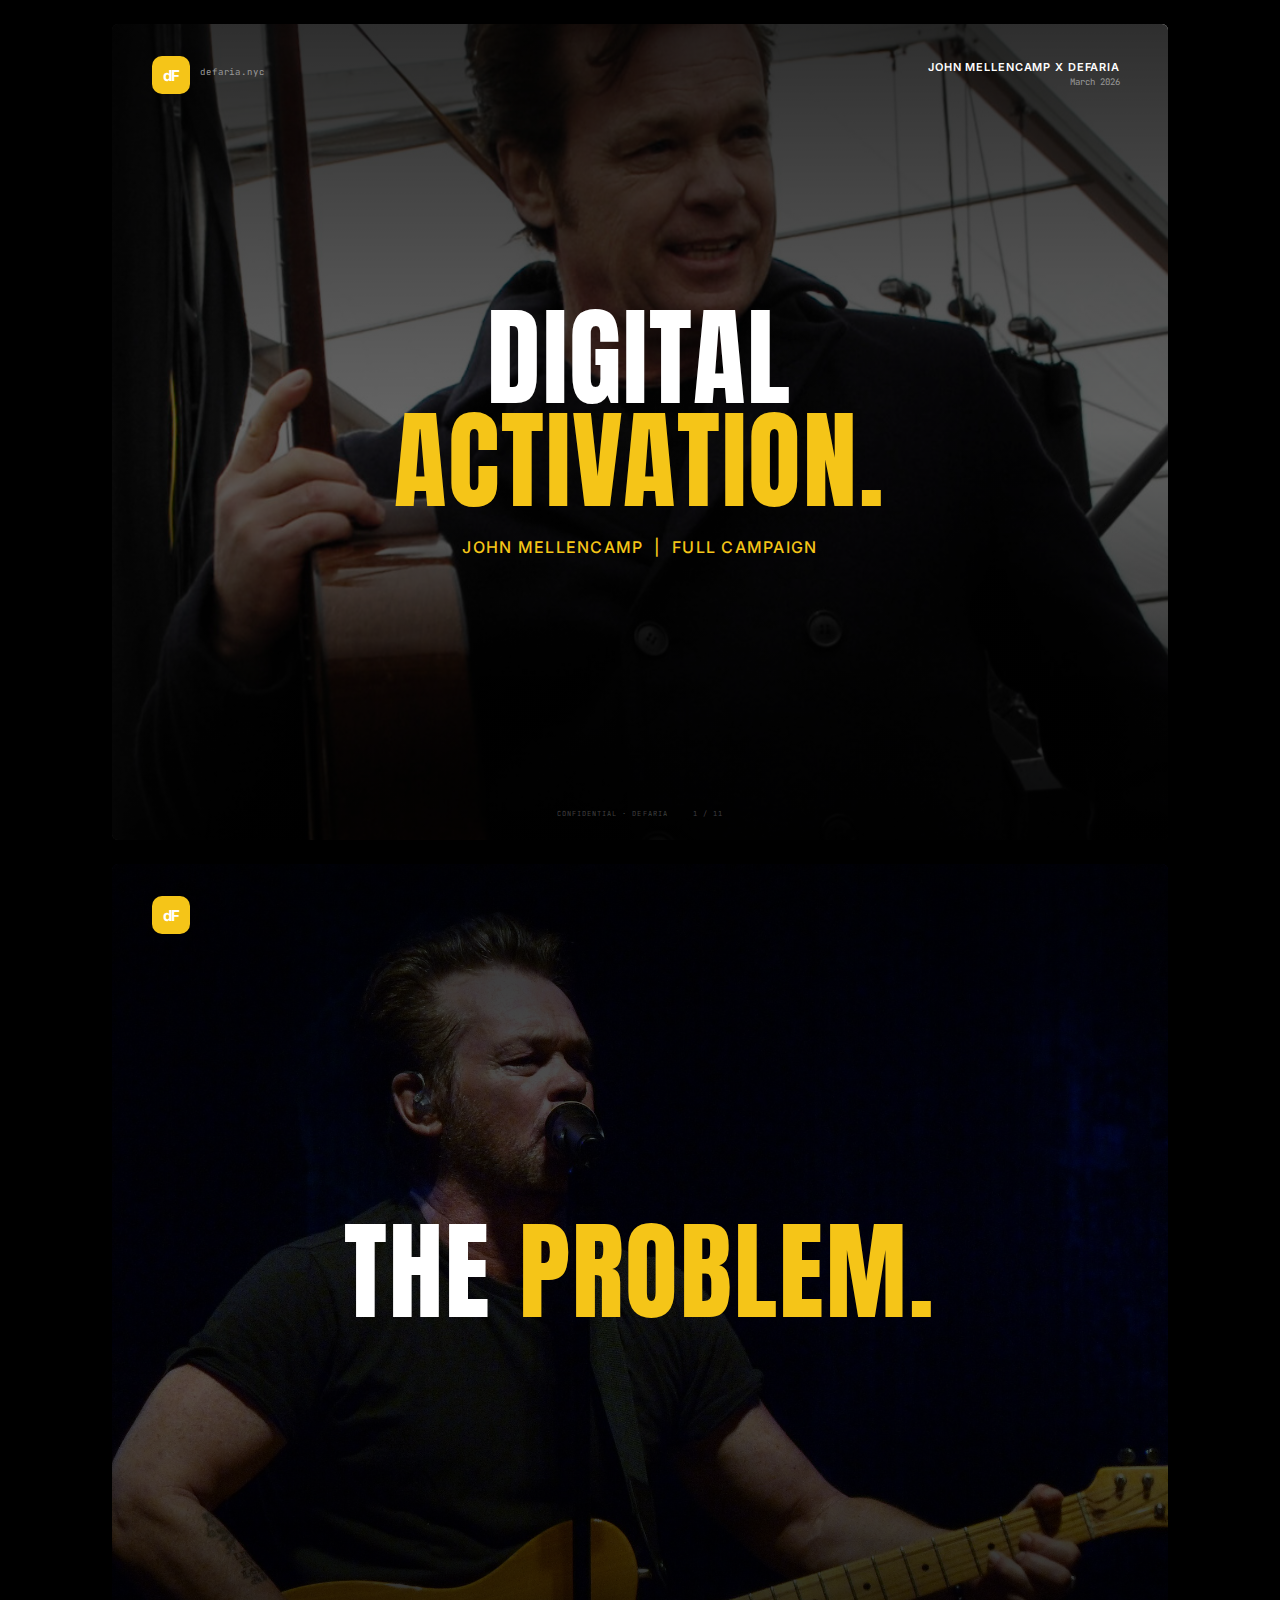
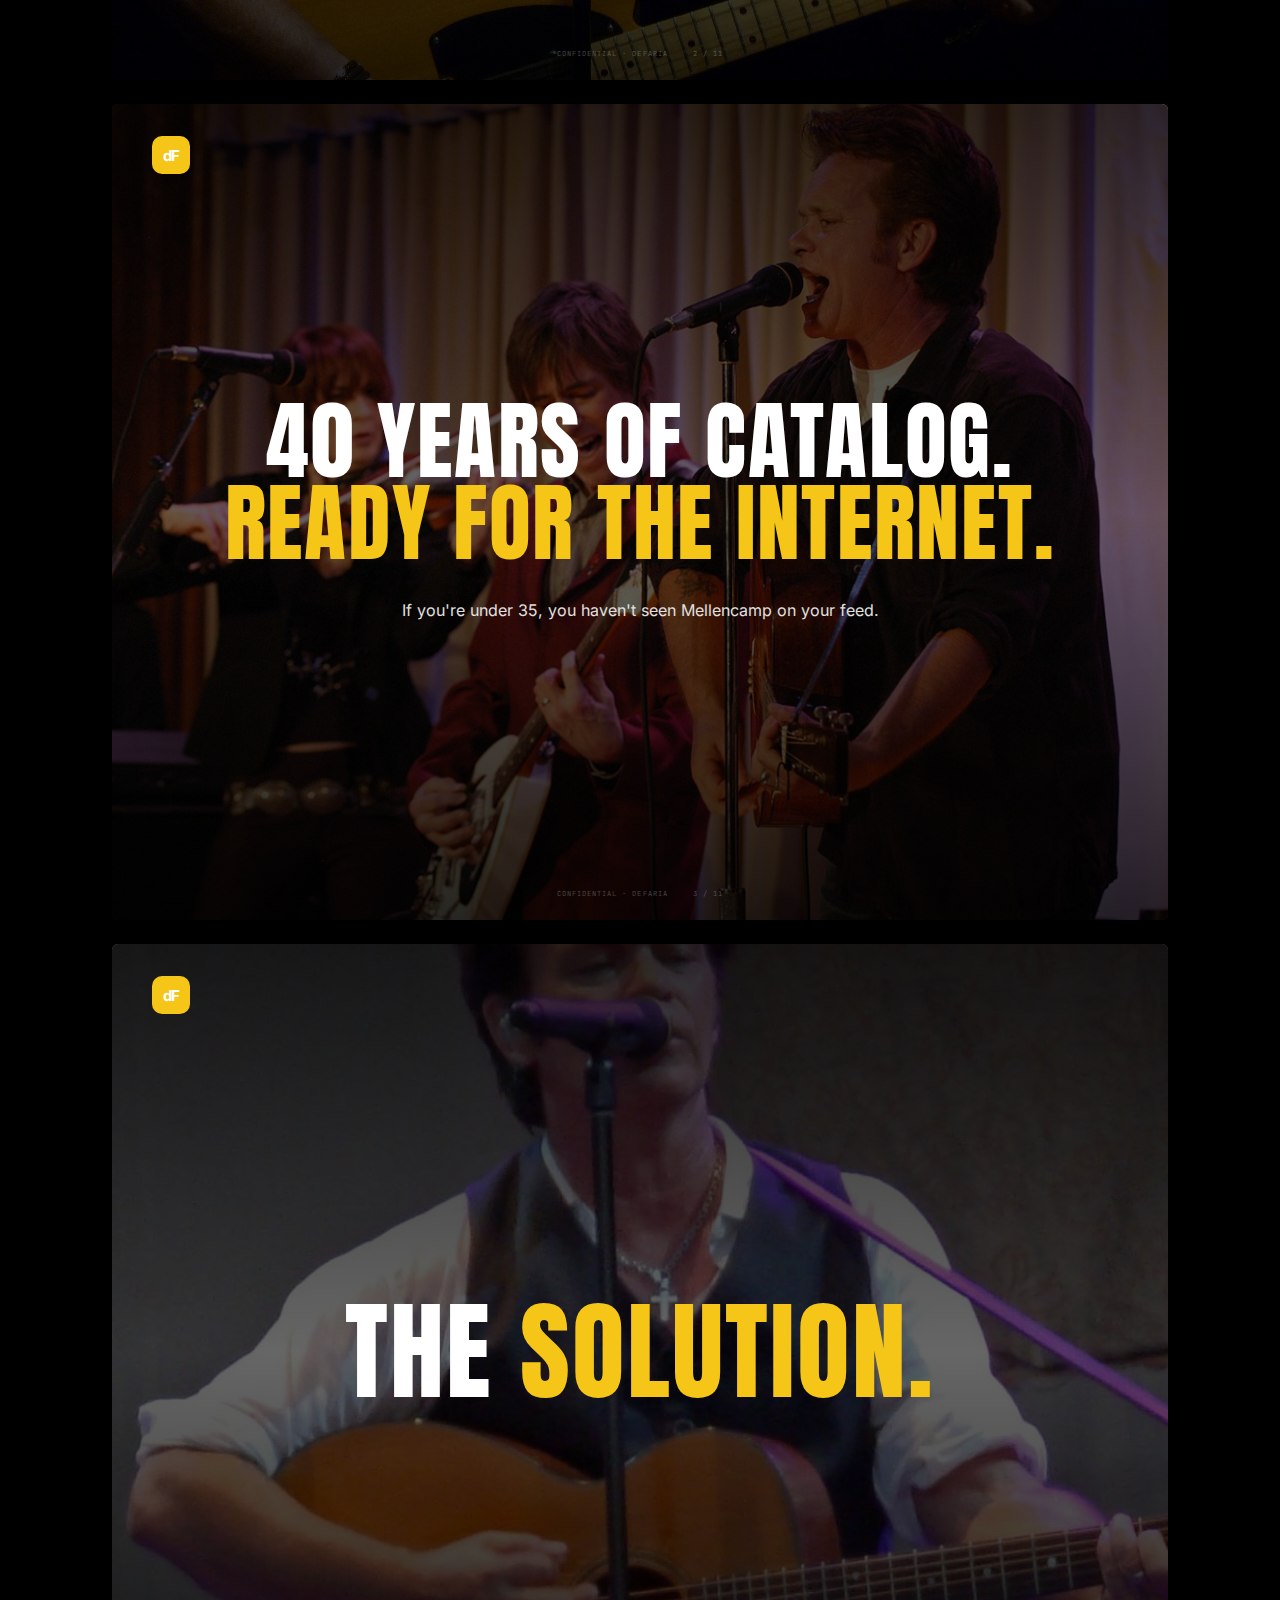
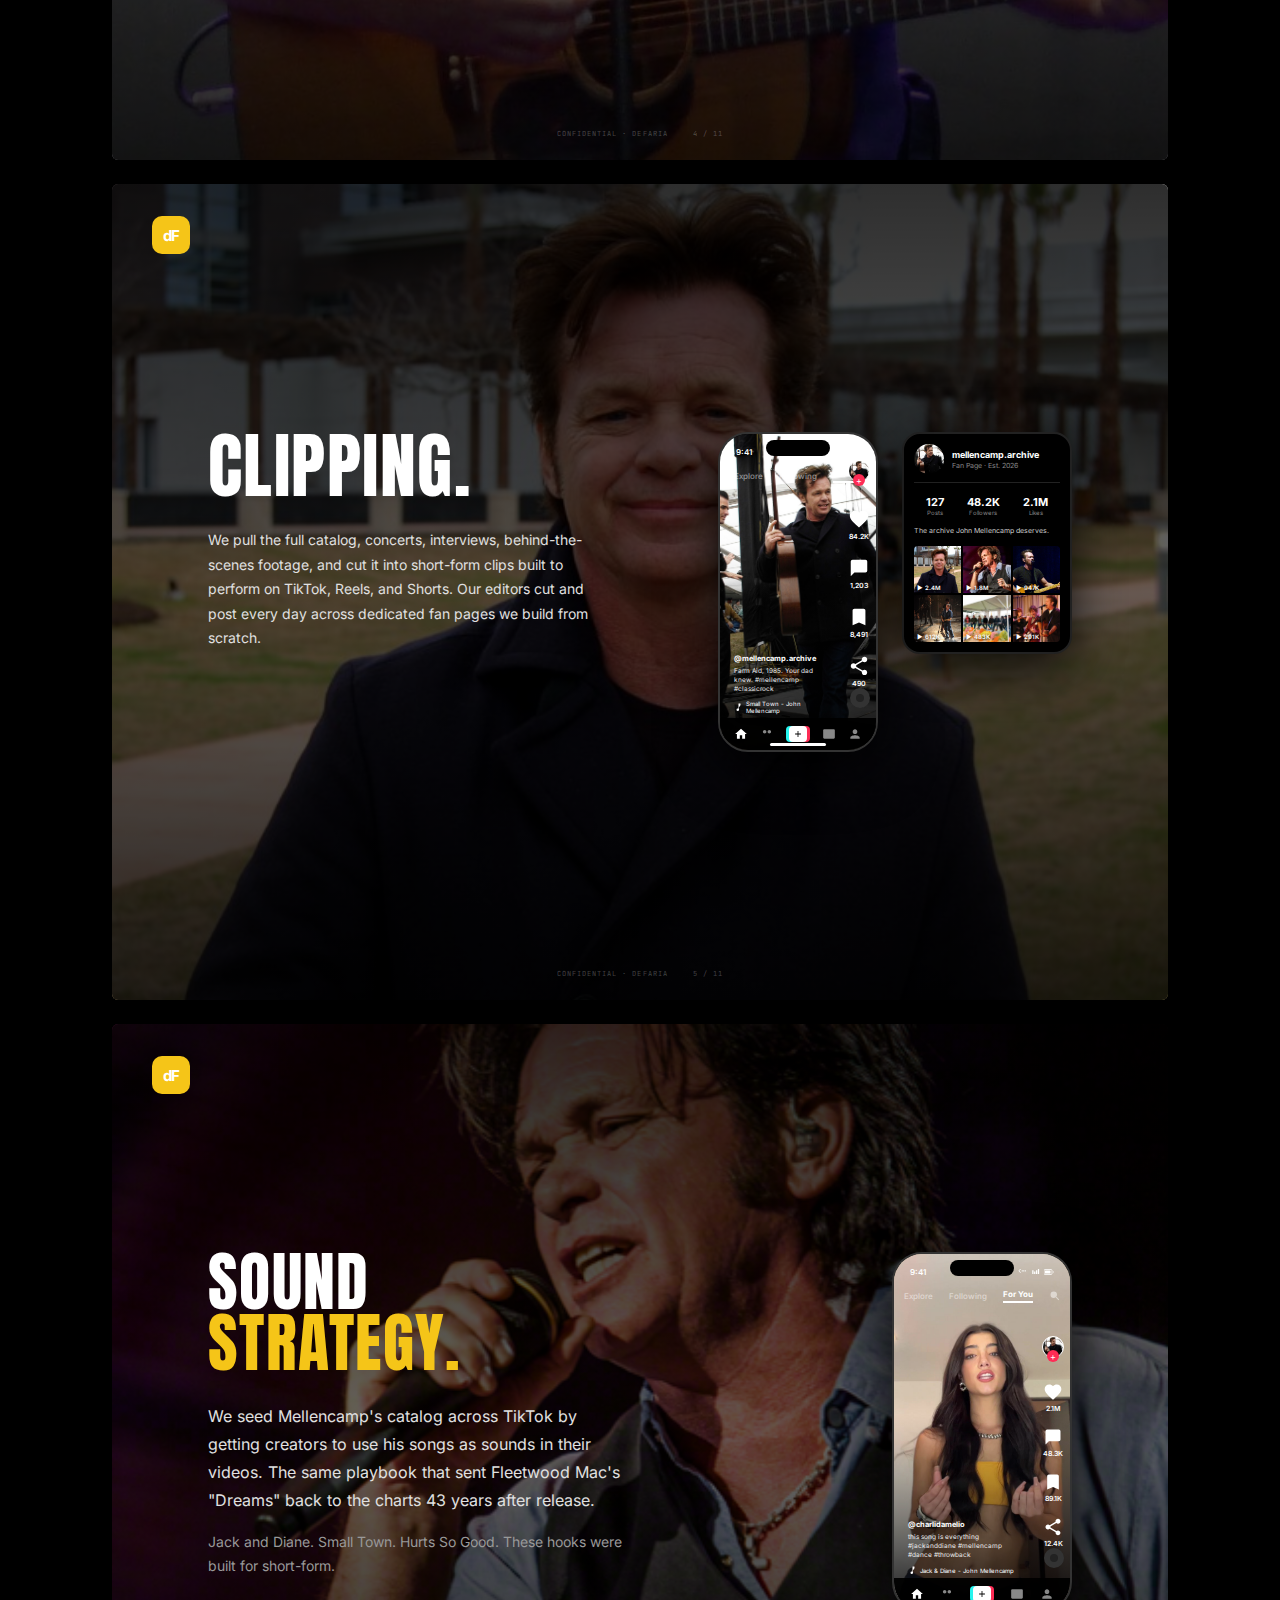
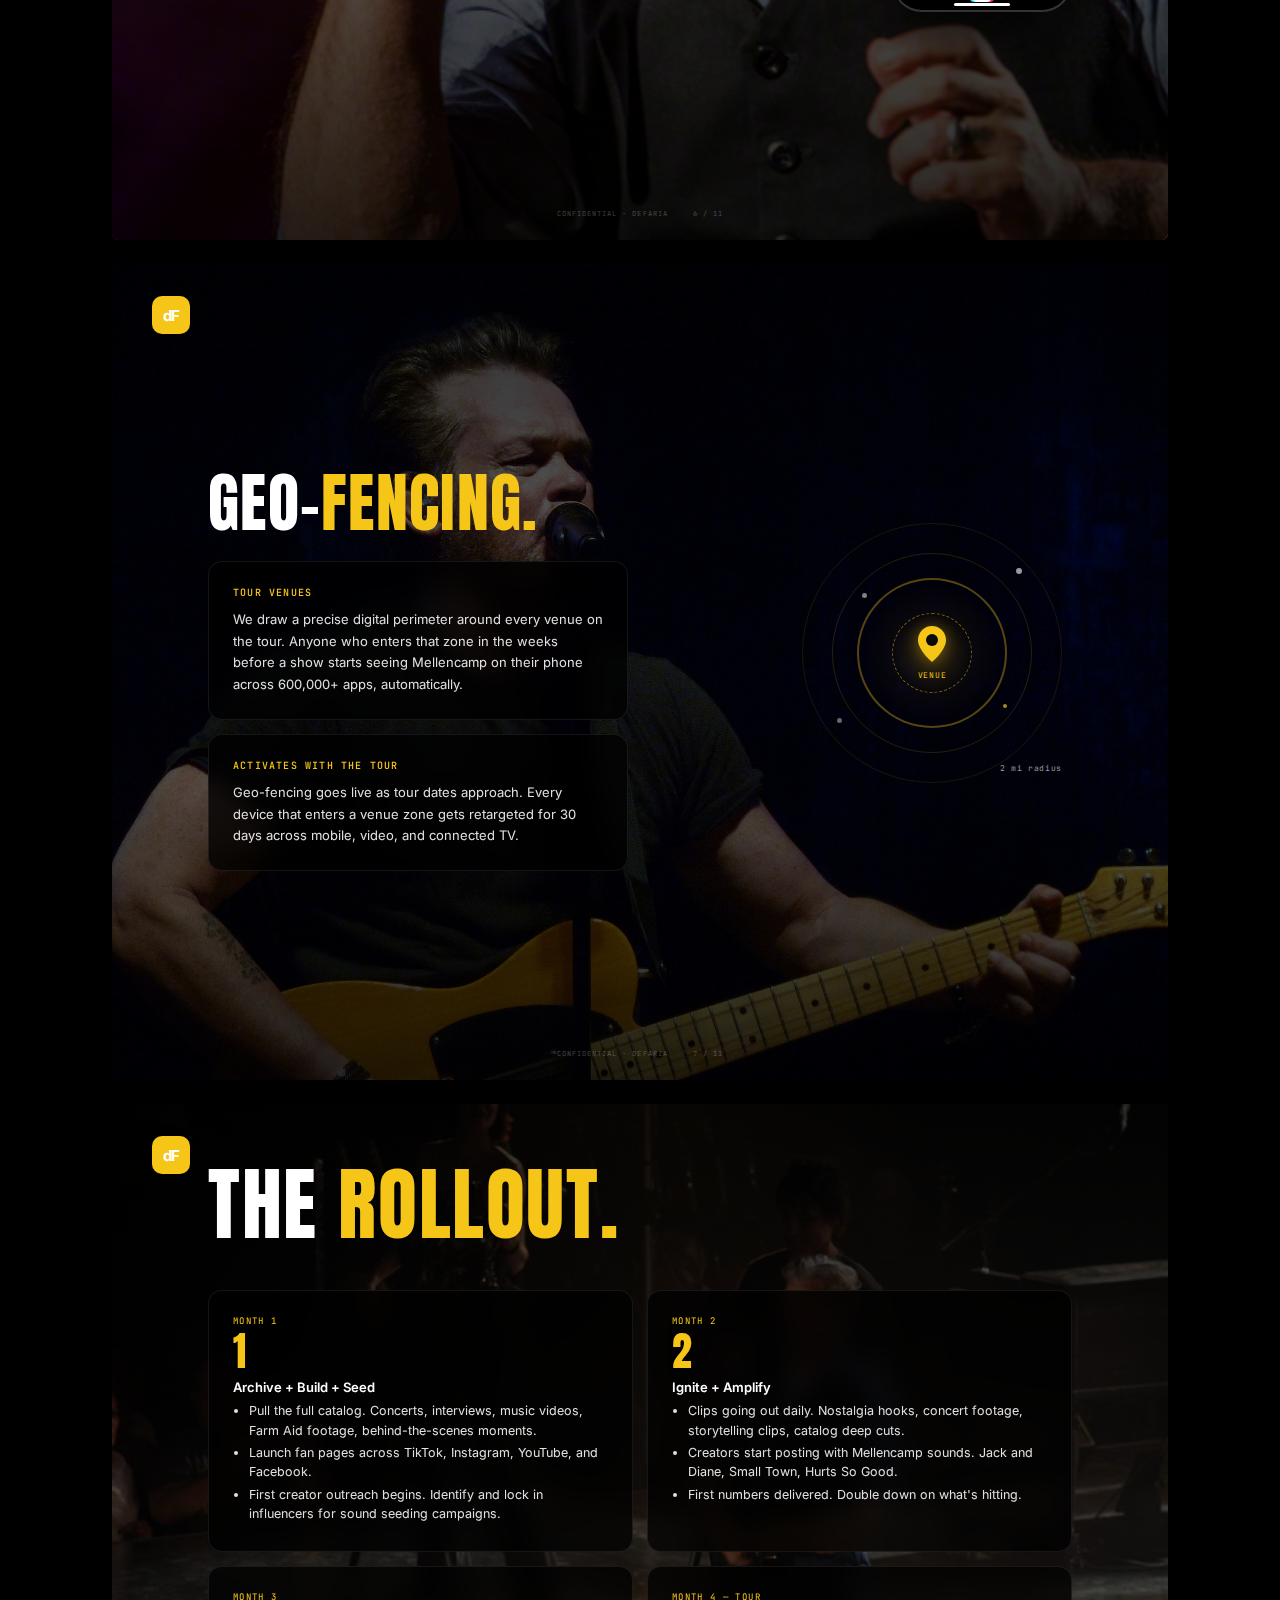
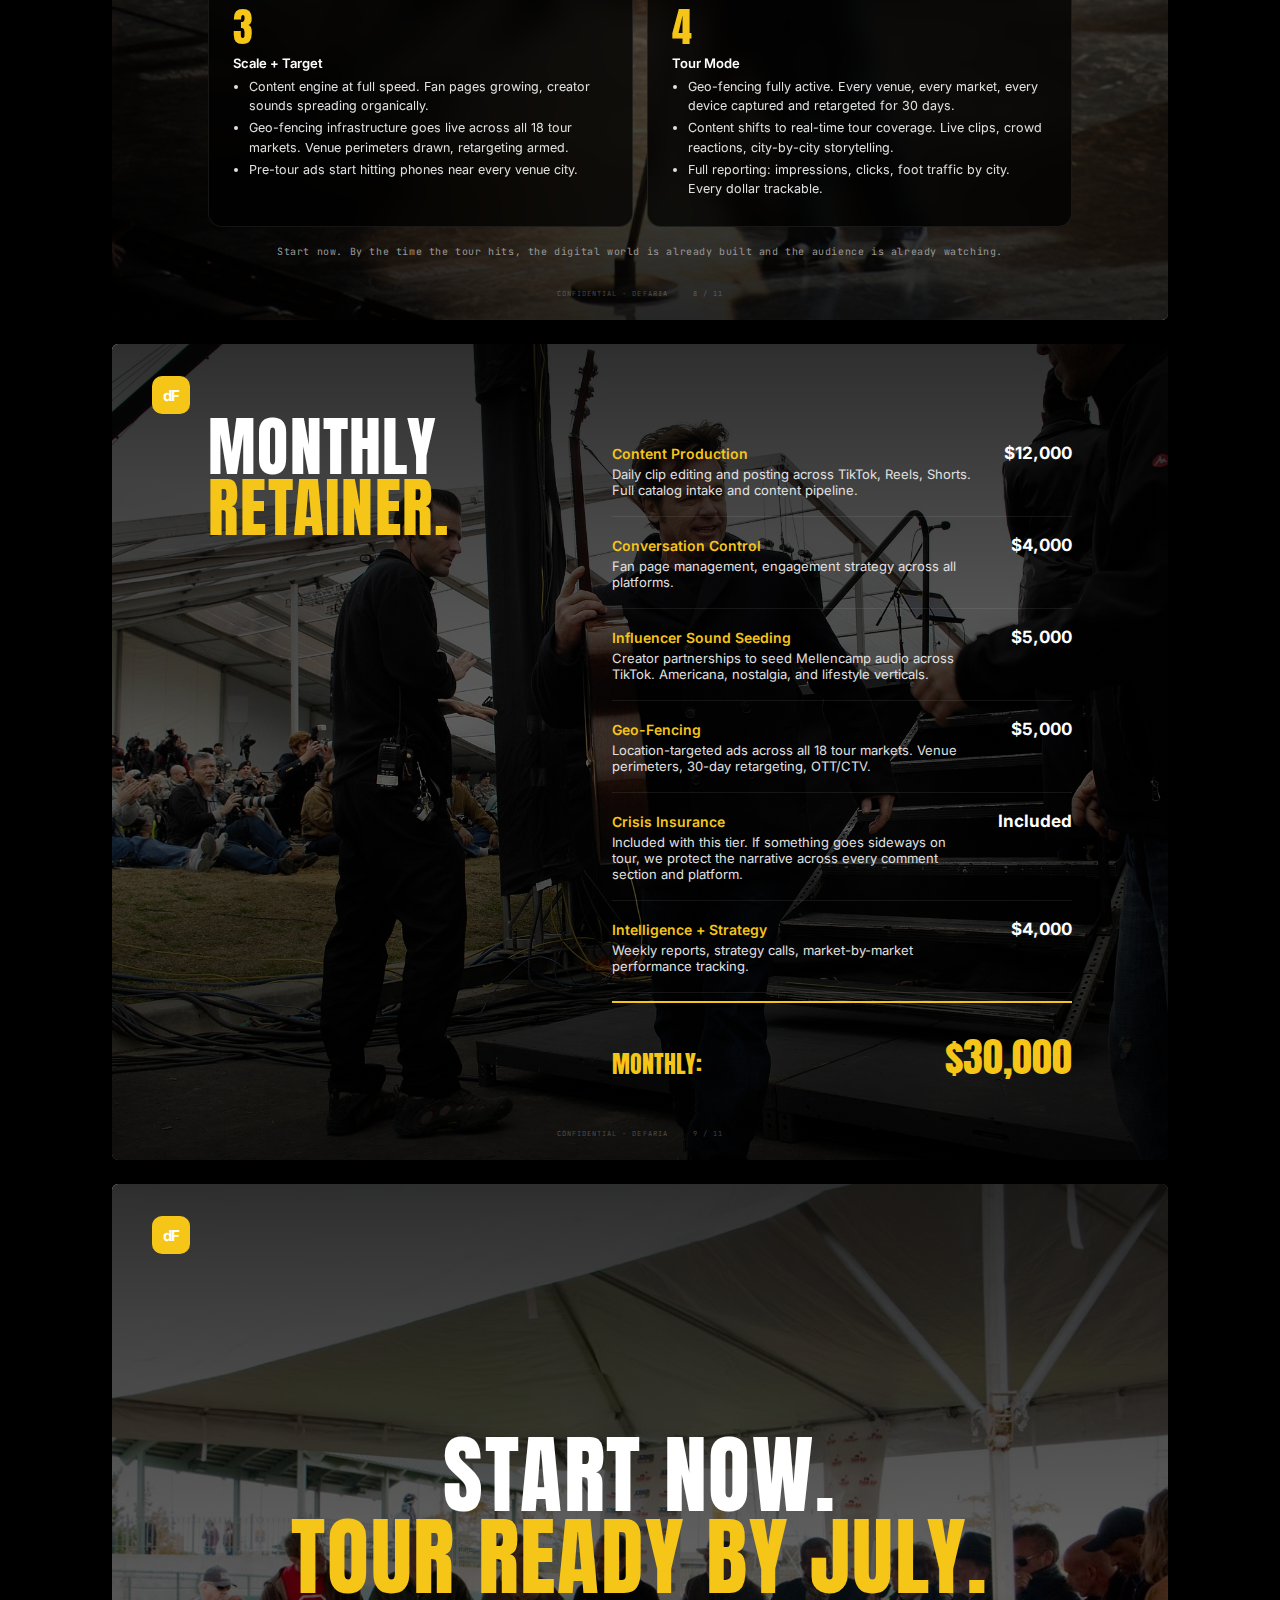
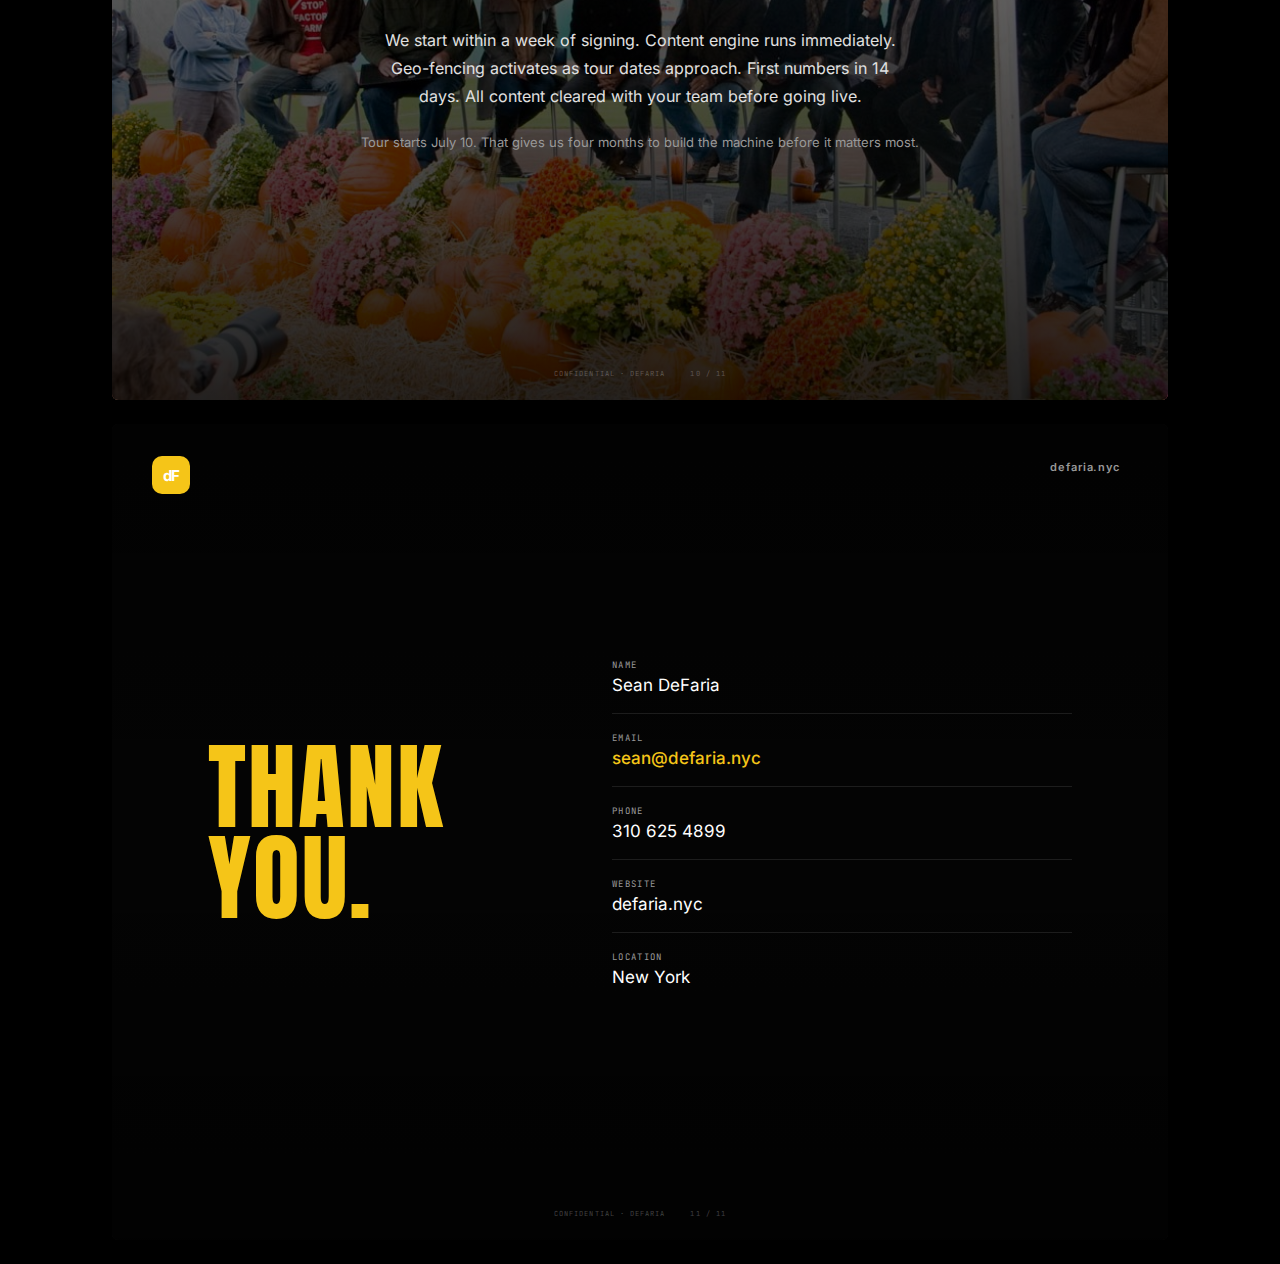
<file: mellencamp/30k.html>
<!DOCTYPE html>
<html lang="en">
<head>
<meta charset="UTF-8">
<meta name="viewport" content="width=device-width, initial-scale=1.0">
<title>DeFaria — John Mellencamp Digital Activation</title>
<meta property="og:title" content="John Mellencamp — Digital Activation">
<meta property="og:description" content="DeFaria x John Mellencamp | Full Campaign">
<meta property="og:image" content="https://defaria.nyc/mellencamp/images/og-30k.png">
<meta property="og:type" content="website">
<meta property="og:url" content="https://defaria.nyc/mellencamp/30k.html">
<meta name="twitter:card" content="summary_large_image">
<meta name="twitter:image" content="https://defaria.nyc/mellencamp/images/og-30k.png">
<style>
  @import url('fonts/fonts.css');

  * { margin: 0; padding: 0; box-sizing: border-box; }

  :root {
    --bg: #0a0a0a;
    --card: rgba(0, 0, 0, 0.75);
    --accent: #F5C518;
    --text: #ffffff;
    --text-secondary: #e0e0e0;
    --text-muted: #999999;
    --mono: 'JetBrains Mono', monospace;
    --font: 'Inter', -apple-system, system-ui, sans-serif;
    --font-display: 'Anton', sans-serif;
  }

  body { font-family: var(--font); background: #000; color: var(--text); -webkit-font-smoothing: antialiased; }

  .page {
    width: 11in; height: 8.5in; position: relative; overflow: hidden;
    background: var(--bg); display: flex; flex-direction: column;
    justify-content: center; margin: 0 auto; page-break-after: always;
    padding: 80px 96px;
  }
  .page.centered { align-items: center; text-align: center; }
  .page:last-child { page-break-after: avoid; }

  .page-bg {
    position: absolute; top: 0; left: 0; width: 100%; height: 100%;
    background-size: cover; background-position: center; z-index: 0;
  }
  .page-bg::after {
    content: ''; position: absolute; top: 0; left: 0; width: 100%; height: 100%;
    background: linear-gradient(180deg, rgba(0,0,0,0.82) 0%, rgba(0,0,0,0.6) 50%, rgba(0,0,0,0.85) 100%);
  }
  .page > *:not(.page-bg) { position: relative; z-index: 1; }

  @media screen { .page { margin: 24px auto; border-radius: 6px; } }
  @page { size: 11in 8.5in landscape; margin: 0; }
  @media print { body { background: #000; margin: 0; } .page { margin: 0; width: 100vw; height: 100vh; border-radius: 0; overflow: hidden; } }

  .page-logo { position: absolute !important; top: 32px; left: 40px; display: inline-flex; align-items: center; justify-content: center; width: 38px; height: 38px; border-radius: 10px; background: var(--accent); color: #fff; font-family: 'Inter', sans-serif; font-size: 15px; font-weight: 700; letter-spacing: -1px; line-height: 1; z-index: 10; }
  .page-logo-text { position: absolute !important; top: 42px; left: 88px; font-family: var(--mono); font-size: 9px; font-weight: 400; letter-spacing: 0.1em; color: var(--text-muted); z-index: 10; }
  .page-footer { position: absolute !important; bottom: 22px; left: 0; right: 0; font-family: var(--mono); font-size: 7px; font-weight: 400; letter-spacing: 0.15em; color: rgba(255,255,255,0.25); text-align: center; text-transform: uppercase; z-index: 10; }
  .page-meta { position: absolute !important; top: 36px; right: 48px; text-align: right; z-index: 10; }
  .page-meta .line1 { font-family: var(--font); font-size: 11px; font-weight: 600; color: var(--text); letter-spacing: 0.08em; text-transform: uppercase; }
  .page-meta .line2 { font-family: var(--mono); font-size: 9px; font-weight: 400; color: var(--text-muted); margin-top: 2px; }

  .hero-title { font-family: var(--font-display); font-size: 108px; font-weight: 400; color: var(--text); line-height: 0.95; text-transform: uppercase; letter-spacing: 0.02em; }
  .hero-title .accent { color: var(--accent); }

  .section-title { font-family: var(--font-display); font-size: 80px; font-weight: 400; color: var(--text); line-height: 0.95; text-transform: uppercase; letter-spacing: 0.02em; margin-bottom: 28px; }
  .section-title .accent { color: var(--accent); }

  .hero-sub { font-family: var(--font); font-size: 16px; font-weight: 500; color: var(--accent); letter-spacing: 0.08em; text-transform: uppercase; margin-top: 24px; }

  .body-text { font-size: 16px; font-weight: 400; color: var(--text-secondary); line-height: 1.75; max-width: 540px; }

  .card-grid { display: grid; gap: 14px; width: 100%; margin-top: 20px; }
  .card-grid.cols-2 { grid-template-columns: repeat(2, 1fr); }
  .card { background: var(--card); backdrop-filter: blur(12px); border: 1px solid rgba(255,255,255,0.08); border-radius: 14px; padding: 24px; text-align: left; }
  .card-num { font-family: var(--font-display); font-size: 40px; color: var(--accent); line-height: 1; margin-bottom: 8px; }
  .card h3 { font-family: var(--font); font-size: 13px; font-weight: 600; color: var(--text); margin-bottom: 6px; }
  .card li { font-size: 12.5px; font-weight: 400; line-height: 1.55; color: var(--text-secondary); margin-bottom: 3px; }
  .card ul { list-style: disc; padding-left: 16px; margin-top: 6px; }

  .split { display: flex; align-items: flex-start; gap: 64px; width: 100%; }
  .split-left { flex-shrink: 0; width: 340px; }
  .split-right { flex: 1; }

  .budget-item { padding: 18px 0; border-bottom: 1px solid rgba(255,255,255,0.08); display: flex; justify-content: space-between; align-items: baseline; }
  .budget-item .budget-phase { font-family: var(--font); font-size: 14px; font-weight: 600; color: var(--accent); }
  .budget-item .budget-desc { font-size: 13px; color: var(--text-secondary); margin-top: 4px; }
  .budget-item .budget-amount { font-family: var(--font); font-size: 17px; font-weight: 700; color: var(--text); flex-shrink: 0; margin-left: 24px; }
  .budget-total { padding-top: 24px; margin-top: 8px; border-top: 2px solid var(--accent); display: flex; justify-content: space-between; align-items: baseline; }
  .budget-total .label { font-family: var(--font-display); font-size: 24px; color: var(--accent); text-transform: uppercase; }
  .budget-total .amount { font-family: var(--font-display); font-size: 40px; color: var(--accent); text-transform: uppercase; }

  .contact-block { text-align: left; }
  .contact-block .contact-label { font-family: var(--mono); font-size: 9px; letter-spacing: 0.15em; color: var(--text-muted); text-transform: uppercase; margin-bottom: 4px; padding-top: 18px; border-top: 1px solid rgba(255,255,255,0.1); }
  .contact-block .contact-value { font-size: 17px; color: var(--text); font-weight: 400; margin-bottom: 18px; }
  .contact-block .contact-value.red { color: var(--accent); font-weight: 500; }

  /* TikTok phone mockup - realistic */
  .phone {
    flex-shrink: 0; width: 210px; height: 420px;
    background: #000; border-radius: 30px;
    border: 2px solid #333; position: relative;
    overflow: hidden; box-shadow: 0 16px 56px rgba(0,0,0,0.9);
  }
  .phone-island { width: 64px; height: 16px; background: #000; border-radius: 10px; position: absolute; top: 6px; left: 50%; transform: translateX(-50%); z-index: 10; }
  /* Full-bleed video */
  .phone-video-wrap { position: absolute; top: 0; left: 0; right: 0; bottom: 0; overflow: hidden; }
  .phone-video { width: 100%; height: 100%; background-size: cover; background-position: center; }
  /* Gradient overlay at bottom for text readability */
  .phone-video-wrap::after { content: ''; position: absolute; bottom: 0; left: 0; right: 0; height: 55%; background: linear-gradient(transparent, rgba(0,0,0,0.85)); z-index: 1; }
  /* Status bar overlaid on video */
  .phone-status { position: absolute; top: 0; left: 0; right: 0; height: 28px; display: flex; justify-content: space-between; align-items: center; padding: 8px 16px 0; z-index: 5; }
  .phone-status-time { font-family: var(--font); font-size: 8px; font-weight: 600; color: #fff; }
  .phone-status-icons { display: flex; gap: 3px; align-items: center; }
  .phone-status-icons svg { width: 10px; height: 10px; fill: #fff; }
  /* Top tabs overlaid */
  .phone-tabs { position: absolute; top: 28px; left: 0; right: 0; height: 28px; display: flex; justify-content: center; gap: 16px; align-items: center; z-index: 5; }
  .phone-tab { font-family: var(--font); font-size: 8px; color: rgba(255,255,255,0.5); font-weight: 500; }
  .phone-tab.active { color: #fff; font-weight: 700; border-bottom: 2px solid #fff; padding-bottom: 2px; }
  /* Right sidebar - TikTok action buttons */
  .phone-sidebar { position: absolute; right: 8px; bottom: 80px; display: flex; flex-direction: column; gap: 14px; align-items: center; z-index: 5; }
  .phone-sidebar-item { text-align: center; }
  .phone-sidebar-item svg { width: 22px; height: 22px; fill: #fff; display: block; margin: 0 auto 2px; }
  .phone-sidebar-num { font-family: var(--font); font-size: 7px; color: #fff; font-weight: 600; }
  /* Profile pic in sidebar */
  .phone-sidebar-avatar { width: 26px; height: 26px; border-radius: 50%; border: 1.5px solid #fff; background: url('images/mellencamp-1.jpg') center/cover; margin-bottom: 10px; position: relative; }
  .phone-sidebar-avatar::after { content: '+'; position: absolute; bottom: -5px; left: 50%; transform: translateX(-50%); width: 12px; height: 12px; background: #FE2C55; border-radius: 50%; font-size: 9px; color: #fff; display: flex; align-items: center; justify-content: center; line-height: 1; }
  /* Caption area - overlaid on video at bottom */
  .phone-caption-area { position: absolute; bottom: 42px; left: 0; right: 40px; padding: 0 14px; z-index: 5; }
  .phone-handle { font-family: var(--font); font-size: 8.5px; font-weight: 700; color: #fff; margin-bottom: 4px; }
  .phone-desc { font-family: var(--font); font-size: 7.5px; color: #eee; line-height: 1.4; margin-bottom: 6px; }
  .phone-sound { font-family: var(--font); font-size: 7px; color: #fff; display: flex; align-items: center; gap: 4px; }
  .phone-sound svg { width: 8px; height: 8px; fill: #fff; flex-shrink: 0; }
  /* Sound disc */
  .phone-disc { position: absolute; right: 8px; bottom: 50px; width: 24px; height: 24px; border-radius: 50%; background: #222; border: 6px solid #333; z-index: 5; animation: spin 3s linear infinite; }
  @keyframes spin { from { transform: rotate(0deg); } to { transform: rotate(360deg); } }
  /* Bottom nav */
  .phone-nav { position: absolute; bottom: 0; left: 0; right: 0; height: 38px; background: rgba(0,0,0,0.95); display: flex; justify-content: space-around; align-items: center; padding: 0 8px; z-index: 6; }
  .phone-nav-item { text-align: center; }
  .phone-nav-item svg { width: 16px; height: 16px; fill: #888; display: block; margin: 0 auto 1px; }
  .phone-nav-item.active svg { fill: #fff; }
  .phone-nav-label { font-family: var(--font); font-size: 6px; color: #888; }
  .phone-nav-item.active .phone-nav-label { color: #fff; }
  .phone-nav-plus-btn { width: 28px; height: 18px; position: relative; }
  .phone-nav-plus-btn .bg-left { position: absolute; left: 0; top: 0; width: 22px; height: 18px; background: #25F4EE; border-radius: 4px; }
  .phone-nav-plus-btn .bg-right { position: absolute; right: 0; top: 0; width: 22px; height: 18px; background: #FE2C55; border-radius: 4px; }
  .phone-nav-plus-btn .bg-center { position: absolute; left: 3px; right: 3px; top: 0; width: 22px; height: 18px; background: #fff; border-radius: 4px; margin: 0 auto; display: flex; align-items: center; justify-content: center; }
  .phone-nav-plus-btn .bg-center svg { width: 12px; height: 12px; fill: #000; }
  .phone-homebar { position: absolute; bottom: 4px; left: 50%; transform: translateX(-50%); width: 56px; height: 3px; background: #fff; border-radius: 2px; z-index: 7; }

  /* Notification badge */
  .phone-badge {
    position: absolute; top: -3px; right: -6px; min-width: 12px; height: 12px;
    background: #FE2C55; border-radius: 6px; font-family: var(--font);
    font-size: 6px; font-weight: 700; color: #fff; display: flex;
    align-items: center; justify-content: center; padding: 0 3px;
  }

  /* Phase card week label */
  .card-week { font-family: var(--mono); font-size: 9px; font-weight: 400; letter-spacing: 0.15em; color: var(--accent); text-transform: uppercase; margin-bottom: 4px; }

  /* Geo-fence animations */
  @keyframes geoPulse {
    0% { transform: scale(0.85); opacity: 1; }
    100% { transform: scale(1.15); opacity: 0; }
  }
  @keyframes deviceBlink {
    0%, 100% { opacity: 0.2; }
    50% { opacity: 0.8; }
  }
</style>
</head>
<body>


<!-- 1: COVER -->
<div class="page centered">
  <div class="page-bg" style="background-image: url('images/mellencamp-1.jpg');"></div>
  <div class="page-logo">dF</div>
  <div class="page-logo-text">defaria.nyc</div>
  <div class="page-meta">
    <div class="line1">John Mellencamp x DeFaria</div>
    <div class="line2">March 2026</div>
  </div>

  <div class="hero-title">Digital<br><span class="accent">Activation.</span></div>
  <div class="hero-sub">John Mellencamp &nbsp;|&nbsp; Full Campaign</div>

  <div class="page-footer">Confidential &middot; DeFaria &nbsp;&nbsp;&nbsp; 1 / 11</div>
</div>


<!-- 2: THE PROBLEM (splash) -->
<div class="page centered">
  <div class="page-bg" style="background-image: url('images/mellencamp-3.jpg');"></div>
  <div class="page-logo">dF</div>
  <div class="hero-title">The <span class="accent">Problem.</span></div>
  <div class="page-footer">Confidential &middot; DeFaria &nbsp;&nbsp;&nbsp; 2 / 11</div>
</div>


<!-- 3: THE PROBLEM (detail) -->
<div class="page centered">
  <div class="page-bg" style="background-image: url('images/mellencamp-2.jpg');"></div>
  <div class="page-logo">dF</div>

  <div class="hero-title" style="font-size: 86px;">40 Years Of Catalog.<br><span class="accent">Ready For The Internet.</span></div>

  <p class="body-text" style="margin-top: 32px; max-width: 520px; text-align: center;">If you're under 35, you haven't seen Mellencamp on your feed.</p>

  <div class="page-footer">Confidential &middot; DeFaria &nbsp;&nbsp;&nbsp; 3 / 11</div>
</div>


<!-- 4: THE SOLUTION (splash) -->
<div class="page centered">
  <div class="page-bg" style="background-image: url('images/mellencamp-5.jpg');"></div>
  <div class="page-logo">dF</div>
  <div class="hero-title">The <span class="accent">Solution.</span></div>
  <div class="page-footer">Confidential &middot; DeFaria &nbsp;&nbsp;&nbsp; 4 / 11</div>
</div>


<!-- 5: CLIPPING -->
<div class="page">
  <div class="page-bg" style="background-image: url('images/mellencamp-4.jpg');"></div>
  <div class="page-logo">dF</div>

  <div style="display: flex; align-items: flex-start; gap: 24px; width: 100%;">
    <!-- Left: Title + description -->
    <div style="flex: 1; min-width: 240px;">
      <div class="section-title" style="font-size: 72px; color: #ffffff;">Clipping.</div>
      <p class="body-text" style="max-width: 380px; font-size: 14px;">We pull the full catalog, concerts, interviews, behind-the-scenes footage, and cut it into short-form clips built to perform on TikTok, Reels, and Shorts. Our editors cut and post every day across dedicated fan pages we build from scratch.</p>
    </div>

    <!-- Center: TikTok phone mockup -->
    <div class="phone" style="width: 160px; height: 320px;">
      <div class="phone-island"></div>
      <div class="phone-video-wrap">
        <div class="phone-video" style="background-image: url('images/mellencamp-10.jpg');"></div>
      </div>
      <div class="phone-status">
        <div class="phone-status-time">9:41</div>
        <div class="phone-status-icons">
          <svg viewBox="0 0 16 16"><path d="M1 5.5L3.5 3H5l-3 3 3 3H3.5L1 6.5v-1z M6 5h1.5v2H6V5zm2.5 0H10v2H8.5V5zm2.5 0h1.5v2H11V5z"/></svg>
          <svg viewBox="0 0 16 16"><path d="M2 11h2V5H2v6zm3-4h2v4H5V7zm3-2h2v6H8V5zm3-2h2v8h-2V3z"/></svg>
          <svg viewBox="0 0 20 12"><rect x="0" y="1" width="16" height="10" rx="2" fill="none" stroke="#fff" stroke-width="1.5"/><rect x="2" y="3" width="11" height="6" rx="1" fill="#fff"/><path d="M18 4.5v3a1.5 1.5 0 000-3z" fill="#fff"/></svg>
        </div>
      </div>
      <div class="phone-tabs">
        <div class="phone-tab">Explore</div>
        <div class="phone-tab">Following</div>
        <div class="phone-tab active">For You</div>
      </div>
      <div class="phone-sidebar" style="right: 6px; bottom: 62px; gap: 16px;">
        <div class="phone-sidebar-avatar" style="width: 22px; height: 22px;"></div>
        <div class="phone-sidebar-item">
          <svg viewBox="0 0 24 24"><path d="M12 21.35l-1.45-1.32C5.4 15.36 2 12.28 2 8.5 2 5.42 4.42 3 7.5 3c1.74 0 3.41.81 4.5 2.09C13.09 3.81 14.76 3 16.5 3 19.58 3 22 5.42 22 8.5c0 3.78-3.4 6.86-8.55 11.54L12 21.35z"/></svg>
          <div class="phone-sidebar-num">84.2K</div>
        </div>
        <div class="phone-sidebar-item">
          <svg viewBox="0 0 24 24"><path d="M21 15a2 2 0 01-2 2H7l-4 4V5a2 2 0 012-2h14a2 2 0 012 2v10z"/></svg>
          <div class="phone-sidebar-num">1,203</div>
        </div>
        <div class="phone-sidebar-item">
          <svg viewBox="0 0 24 24"><path d="M17 3H7c-1.1 0-2 .9-2 2v16l7-3 7 3V5c0-1.1-.9-2-2-2z"/></svg>
          <div class="phone-sidebar-num">8,491</div>
        </div>
        <div class="phone-sidebar-item">
          <svg viewBox="0 0 24 24"><path d="M18 16.08c-.76 0-1.44.3-1.96.77L8.91 12.7c.05-.23.09-.46.09-.7s-.04-.47-.09-.7l7.05-4.11c.54.5 1.25.81 2.04.81 1.66 0 3-1.34 3-3s-1.34-3-3-3-3 1.34-3 3c0 .24.04.47.09.7L8.04 9.81C7.5 9.31 6.79 9 6 9c-1.66 0-3 1.34-3 3s1.34 3 3 3c.79 0 1.5-.31 2.04-.81l7.12 4.16c-.05.21-.08.43-.08.65 0 1.61 1.31 2.92 2.92 2.92s2.92-1.31 2.92-2.92-1.31-2.92-2.92-2.92z"/></svg>
          <div class="phone-sidebar-num">490</div>
        </div>
      </div>
      <div class="phone-disc" style="right: 6px; bottom: 42px; width: 20px; height: 20px;"></div>
      <div class="phone-caption-area" style="bottom: 36px;">
        <div class="phone-handle" style="font-size: 7.5px;">@mellencamp.archive</div>
        <div class="phone-desc" style="font-size: 6.5px;">Farm Aid, 1985. Your dad knew. #mellencamp #classicrock</div>
        <div class="phone-sound" style="font-size: 6px;">
          <svg viewBox="0 0 16 16"><path d="M12.5 1a.5.5 0 01.5.5v2.03a4.5 4.5 0 01-3 4.24V13.5a2.5 2.5 0 11-5 0 2.5 2.5 0 012.5-2.5c.53 0 1.03.13 1.47.36V1.5a.5.5 0 01.53-.5z"/></svg>
          Small Town - John Mellencamp
        </div>
      </div>
      <div class="phone-nav" style="height: 32px;">
        <div class="phone-nav-item active">
          <svg viewBox="0 0 24 24" style="width: 14px; height: 14px;"><path d="M10 20v-6h4v6h5v-8h3L12 3 2 12h3v8z"/></svg>
        </div>
        <div class="phone-nav-item">
          <svg viewBox="0 0 24 24" style="width: 14px; height: 14px;"><path d="M16 11c1.66 0 2.99-1.34 2.99-3S17.66 5 16 5s-3 1.34-3 3 1.34 3 3 3zm-8 0c1.66 0 2.99-1.34 2.99-3S9.66 5 8 5 5 6.34 5 8s1.34 3 3 3z"/></svg>
        </div>
        <div class="phone-nav-plus-btn" style="width: 24px; height: 16px;">
          <div class="bg-left" style="width: 18px; height: 16px;"></div>
          <div class="bg-right" style="width: 18px; height: 16px;"></div>
          <div class="bg-center" style="width: 18px; height: 16px;"><svg viewBox="0 0 24 24" style="width: 10px; height: 10px;"><path d="M19 13h-6v6h-2v-6H5v-2h6V5h2v6h6v2z"/></svg></div>
        </div>
        <div class="phone-nav-item">
          <svg viewBox="0 0 24 24" style="width: 14px; height: 14px;"><path d="M20 4H4c-1.1 0-2 .9-2 2v12c0 1.1.9 2 2 2h16c1.1 0 2-.9 2-2V6c0-1.1-.9-2-2-2z"/></svg>
        </div>
        <div class="phone-nav-item">
          <svg viewBox="0 0 24 24" style="width: 14px; height: 14px;"><path d="M12 12c2.21 0 4-1.79 4-4s-1.79-4-4-4-4 1.79-4 4 1.79 4 4 4zm0 2c-2.67 0-8 1.34-8 4v2h16v-2c0-2.66-5.33-4-8-4z"/></svg>
        </div>
      </div>
      <div class="phone-homebar"></div>
    </div>

    <!-- Right: Fan page profile mockup -->
    <div style="flex-shrink: 0; width: 170px; background: #000; border-radius: 18px; padding: 10px; border: 2px solid #222; box-shadow: 0 12px 48px rgba(0,0,0,0.8);">
      <div style="display: flex; align-items: center; gap: 8px; margin-bottom: 12px; padding-bottom: 8px; border-bottom: 1px solid #222;">
        <div style="width: 30px; height: 30px; border-radius: 50%; background: url('images/mellencamp-1.jpg') center/cover; flex-shrink: 0;"></div>
        <div>
          <div style="font-family: var(--font); font-size: 9px; font-weight: 700; color: #fff;">mellencamp.archive</div>
          <div style="font-family: var(--font); font-size: 7px; color: #888; margin-top: 1px;">Fan Page &middot; Est. 2026</div>
        </div>
      </div>
      <div style="display: flex; justify-content: space-around; text-align: center; margin-bottom: 10px;">
        <div>
          <div style="font-family: var(--font); font-size: 11px; font-weight: 700; color: #fff;">127</div>
          <div style="font-family: var(--font); font-size: 6px; color: #888;">Posts</div>
        </div>
        <div>
          <div style="font-family: var(--font); font-size: 11px; font-weight: 700; color: #fff;">48.2K</div>
          <div style="font-family: var(--font); font-size: 6px; color: #888;">Followers</div>
        </div>
        <div>
          <div style="font-family: var(--font); font-size: 11px; font-weight: 700; color: #fff;">2.1M</div>
          <div style="font-family: var(--font); font-size: 6px; color: #888;">Likes</div>
        </div>
      </div>
      <div style="font-family: var(--font); font-size: 7px; color: #ccc; line-height: 1.4; margin-bottom: 10px;">The archive John Mellencamp deserves.</div>
      <div style="display: grid; grid-template-columns: repeat(3, 1fr); gap: 2px; border-radius: 4px; overflow: hidden;">
        <div style="aspect-ratio: 1; background: url('images/mellencamp-4.jpg') center/cover; position: relative;">
          <div style="position: absolute; bottom: 2px; left: 3px; font-family: var(--font); font-size: 6px; font-weight: 600; color: #fff; text-shadow: 0 1px 3px rgba(0,0,0,0.8);">&#9654; 2.4M</div>
        </div>
        <div style="aspect-ratio: 1; background: url('images/mellencamp-7.jpg') center/cover; position: relative;">
          <div style="position: absolute; bottom: 2px; left: 3px; font-family: var(--font); font-size: 6px; font-weight: 600; color: #fff; text-shadow: 0 1px 3px rgba(0,0,0,0.8);">&#9654; 1.8M</div>
        </div>
        <div style="aspect-ratio: 1; background: url('images/mellencamp-3.jpg') center/cover; position: relative;">
          <div style="position: absolute; bottom: 2px; left: 3px; font-family: var(--font); font-size: 6px; font-weight: 600; color: #fff; text-shadow: 0 1px 3px rgba(0,0,0,0.8);">&#9654; 947K</div>
        </div>
        <div style="aspect-ratio: 1; background: url('images/mellencamp-6.jpg') center/cover; position: relative;">
          <div style="position: absolute; bottom: 2px; left: 3px; font-family: var(--font); font-size: 6px; font-weight: 600; color: #fff; text-shadow: 0 1px 3px rgba(0,0,0,0.8);">&#9654; 612K</div>
        </div>
        <div style="aspect-ratio: 1; background: url('images/mellencamp-9.jpg') center/cover; position: relative;">
          <div style="position: absolute; bottom: 2px; left: 3px; font-family: var(--font); font-size: 6px; font-weight: 600; color: #fff; text-shadow: 0 1px 3px rgba(0,0,0,0.8);">&#9654; 483K</div>
        </div>
        <div style="aspect-ratio: 1; background: url('images/mellencamp-2.jpg') center/cover; position: relative;">
          <div style="position: absolute; bottom: 2px; left: 3px; font-family: var(--font); font-size: 6px; font-weight: 600; color: #fff; text-shadow: 0 1px 3px rgba(0,0,0,0.8);">&#9654; 291K</div>
        </div>
      </div>
    </div>
  </div>

  <div class="page-footer">Confidential &middot; DeFaria &nbsp;&nbsp;&nbsp; 5 / 11</div>
</div>


<!-- 5: SOUND STRATEGY -->
<div class="page">
  <div class="page-bg" style="background-image: url('images/mellencamp-7.jpg');"></div>
  <div class="page-logo">dF</div>

  <div style="display: flex; align-items: flex-start; gap: 48px; width: 100%;">
    <div style="flex: 1;">
      <div class="section-title" style="font-size: 64px;">Sound<br><span class="accent">Strategy.</span></div>
      <p class="body-text" style="max-width: 420px;">We seed Mellencamp's catalog across TikTok by getting creators to use his songs as sounds in their videos. The same playbook that sent Fleetwood Mac's "Dreams" back to the charts 43 years after release.</p>
      <p class="body-text" style="max-width: 420px; margin-top: 16px; font-size: 14px; color: var(--text-muted);">Jack and Diane. Small Town. Hurts So Good. These hooks were built for short-form.</p>
    </div>

    <!-- Charli D'Amelio TikTok mockup -->
    <div class="phone" style="width: 180px; height: 360px; flex-shrink: 0;">
      <div class="phone-island"></div>
      <div class="phone-video-wrap">
        <div class="phone-video" style="background-image: url('images/charli-dancing.jpg'); background-color: #e8d5b8;"></div>
      </div>
      <div class="phone-status">
        <div class="phone-status-time">9:41</div>
        <div class="phone-status-icons">
          <svg viewBox="0 0 16 16"><path d="M1 5.5L3.5 3H5l-3 3 3 3H3.5L1 6.5v-1z M6 5h1.5v2H6V5zm2.5 0H10v2H8.5V5zm2.5 0h1.5v2H11V5z"/></svg>
          <svg viewBox="0 0 16 16"><path d="M2 11h2V5H2v6zm3-4h2v4H5V7zm3-2h2v6H8V5zm3-2h2v8h-2V3z"/></svg>
          <svg viewBox="0 0 20 12"><rect x="0" y="1" width="16" height="10" rx="2" fill="none" stroke="#fff" stroke-width="1.5"/><rect x="2" y="3" width="11" height="6" rx="1" fill="#fff"/><path d="M18 4.5v3a1.5 1.5 0 000-3z" fill="#fff"/></svg>
        </div>
      </div>
      <div class="phone-tabs">
        <div class="phone-tab">Explore</div>
        <div class="phone-tab">Following</div>
        <div class="phone-tab active">For You</div>
        <svg viewBox="0 0 24 24" style="width: 12px; height: 12px; fill: rgba(255,255,255,0.5);"><path d="M15.5 14h-.79l-.28-.27A6.471 6.471 0 0016 9.5 6.5 6.5 0 109.5 16c1.61 0 3.09-.59 4.23-1.57l.27.28v.79l5 4.99L20.49 19l-4.99-5z"/></svg>
      </div>
      <div class="phone-sidebar" style="right: 6px; bottom: 62px; gap: 14px;">
        <div class="phone-sidebar-avatar" style="width: 22px; height: 22px; background-image: url('images/mellencamp-1.jpg');"></div>
        <div class="phone-sidebar-item">
          <svg viewBox="0 0 24 24" style="width: 20px; height: 20px;"><path d="M12 21.35l-1.45-1.32C5.4 15.36 2 12.28 2 8.5 2 5.42 4.42 3 7.5 3c1.74 0 3.41.81 4.5 2.09C13.09 3.81 14.76 3 16.5 3 19.58 3 22 5.42 22 8.5c0 3.78-3.4 6.86-8.55 11.54L12 21.35z"/></svg>
          <div class="phone-sidebar-num">2.1M</div>
        </div>
        <div class="phone-sidebar-item">
          <svg viewBox="0 0 24 24" style="width: 20px; height: 20px;"><path d="M21 15a2 2 0 01-2 2H7l-4 4V5a2 2 0 012-2h14a2 2 0 012 2v10z"/></svg>
          <div class="phone-sidebar-num">48.3K</div>
        </div>
        <div class="phone-sidebar-item">
          <svg viewBox="0 0 24 24" style="width: 20px; height: 20px;"><path d="M17 3H7c-1.1 0-2 .9-2 2v16l7-3 7 3V5c0-1.1-.9-2-2-2z"/></svg>
          <div class="phone-sidebar-num">89.1K</div>
        </div>
        <div class="phone-sidebar-item">
          <svg viewBox="0 0 24 24" style="width: 20px; height: 20px;"><path d="M18 16.08c-.76 0-1.44.3-1.96.77L8.91 12.7c.05-.23.09-.46.09-.7s-.04-.47-.09-.7l7.05-4.11c.54.5 1.25.81 2.04.81 1.66 0 3-1.34 3-3s-1.34-3-3-3-3 1.34-3 3c0 .24.04.47.09.7L8.04 9.81C7.5 9.31 6.79 9 6 9c-1.66 0-3 1.34-3 3s1.34 3 3 3c.79 0 1.5-.31 2.04-.81l7.12 4.16c-.05.21-.08.43-.08.65 0 1.61 1.31 2.92 2.92 2.92s2.92-1.31 2.92-2.92-1.31-2.92-2.92-2.92z"/></svg>
          <div class="phone-sidebar-num">12.4K</div>
        </div>
      </div>
      <div class="phone-disc" style="right: 6px; bottom: 42px; width: 20px; height: 20px;"></div>
      <div class="phone-caption-area" style="bottom: 36px;">
        <div class="phone-handle" style="font-size: 7.5px;">@charlidamelio</div>
        <div class="phone-desc" style="font-size: 6.5px;">this song is everything #jackanddiane #mellencamp #dance #throwback</div>
        <div class="phone-sound" style="font-size: 6px;">
          <svg viewBox="0 0 16 16"><path d="M12.5 1a.5.5 0 01.5.5v2.03a4.5 4.5 0 01-3 4.24V13.5a2.5 2.5 0 11-5 0 2.5 2.5 0 012.5-2.5c.53 0 1.03.13 1.47.36V1.5a.5.5 0 01.53-.5z"/></svg>
          Jack &amp; Diane - John Mellencamp
        </div>
      </div>
      <div class="phone-nav" style="height: 32px;">
        <div class="phone-nav-item active">
          <svg viewBox="0 0 24 24" style="width: 14px; height: 14px;"><path d="M10 20v-6h4v6h5v-8h3L12 3 2 12h3v8z"/></svg>
        </div>
        <div class="phone-nav-item" style="position: relative;">
          <svg viewBox="0 0 24 24" style="width: 14px; height: 14px;"><path d="M16 11c1.66 0 2.99-1.34 2.99-3S17.66 5 16 5s-3 1.34-3 3 1.34 3 3 3zm-8 0c1.66 0 2.99-1.34 2.99-3S9.66 5 8 5 5 6.34 5 8s1.34 3 3 3z"/></svg>
        </div>
        <div class="phone-nav-plus-btn" style="width: 24px; height: 16px;">
          <div class="bg-left" style="width: 18px; height: 16px;"></div>
          <div class="bg-right" style="width: 18px; height: 16px;"></div>
          <div class="bg-center" style="width: 18px; height: 16px;"><svg viewBox="0 0 24 24" style="width: 10px; height: 10px;"><path d="M19 13h-6v6h-2v-6H5v-2h6V5h2v6h6v2z"/></svg></div>
        </div>
        <div class="phone-nav-item">
          <svg viewBox="0 0 24 24" style="width: 14px; height: 14px;"><path d="M20 4H4c-1.1 0-2 .9-2 2v12c0 1.1.9 2 2 2h16c1.1 0 2-.9 2-2V6c0-1.1-.9-2-2-2z"/></svg>
        </div>
        <div class="phone-nav-item">
          <svg viewBox="0 0 24 24" style="width: 14px; height: 14px;"><path d="M12 12c2.21 0 4-1.79 4-4s-1.79-4-4-4-4 1.79-4 4 1.79 4 4 4zm0 2c-2.67 0-8 1.34-8 4v2h16v-2c0-2.66-5.33-4-8-4z"/></svg>
        </div>
      </div>
      <div class="phone-homebar"></div>
    </div>

  </div>

  <div class="page-footer">Confidential &middot; DeFaria &nbsp;&nbsp;&nbsp; 6 / 11</div>
</div>


<!-- 6: GEO-FENCING -->
<div class="page">
  <div class="page-bg" style="background-image: url('images/mellencamp-3.jpg');"></div>
  <div class="page-logo">dF</div>

  <div style="display: flex; align-items: flex-start; gap: 48px; width: 100%;">
    <div style="flex: 1;">
      <div class="section-title" style="font-size: 64px;">Geo-<span class="accent">Fencing.</span></div>
      <div class="card-grid" style="grid-template-columns: 1fr; max-width: 420px;">
        <div class="card">
          <h3 style="font-family: var(--mono); font-size: 10px; font-weight: 500; letter-spacing: 0.12em; color: var(--accent); text-transform: uppercase; margin-bottom: 10px;">Tour Venues</h3>
          <p style="font-size: 13px; color: var(--text-secondary); line-height: 1.65;">We draw a precise digital perimeter around every venue on the tour. Anyone who enters that zone in the weeks before a show starts seeing Mellencamp on their phone across 600,000+ apps, automatically.</p>
        </div>
        <div class="card">
          <h3 style="font-family: var(--mono); font-size: 10px; font-weight: 500; letter-spacing: 0.12em; color: var(--accent); text-transform: uppercase; margin-bottom: 10px;">Activates With The Tour</h3>
          <p style="font-size: 13px; color: var(--text-secondary); line-height: 1.65;">Geo-fencing goes live as tour dates approach. Every device that enters a venue zone gets retargeted for 30 days across mobile, video, and connected TV.</p>
        </div>
      </div>
    </div>

    <!-- Geo-fence illustration -->
    <div style="flex-shrink: 0; width: 280px; height: 280px; position: relative; display: flex; align-items: center; justify-content: center; margin-top: 40px;">
      <!-- Outer pulse ring -->
      <div style="position: absolute; width: 260px; height: 260px; border-radius: 50%; border: 1px solid rgba(245,197,24,0.1); animation: geoPulse 3s ease-out infinite;"></div>
      <!-- Middle pulse ring -->
      <div style="position: absolute; width: 200px; height: 200px; border-radius: 50%; border: 1px solid rgba(245,197,24,0.15); animation: geoPulse 3s ease-out 0.6s infinite;"></div>
      <!-- Fence perimeter -->
      <div style="position: absolute; width: 150px; height: 150px; border-radius: 50%; border: 2px solid rgba(245,197,24,0.35); background: radial-gradient(circle, rgba(245,197,24,0.08) 0%, transparent 70%);"></div>
      <!-- Inner zone -->
      <div style="position: absolute; width: 80px; height: 80px; border-radius: 50%; border: 1.5px dashed rgba(245,197,24,0.5); background: radial-gradient(circle, rgba(245,197,24,0.12) 0%, transparent 70%);"></div>
      <!-- Center pin -->
      <div style="position: relative; z-index: 2; display: flex; flex-direction: column; align-items: center;">
        <svg width="28" height="36" viewBox="0 0 28 36" fill="none" style="filter: drop-shadow(0 2px 8px rgba(245,197,24,0.4));">
          <path d="M14 0C6.268 0 0 6.268 0 14c0 10.5 14 22 14 22s14-11.5 14-22C28 6.268 21.732 0 14 0z" fill="#F5C518"/>
          <circle cx="14" cy="14" r="6" fill="#0a0a0a"/>
        </svg>
        <div style="font-family: var(--mono); font-size: 8px; color: var(--accent); letter-spacing: 0.1em; margin-top: 8px; text-transform: uppercase;">Venue</div>
      </div>
      <!-- Device dots -->
      <div style="position: absolute; top: 55px; right: 50px; width: 6px; height: 6px; border-radius: 50%; background: #fff; opacity: 0.6; animation: deviceBlink 2s ease-in-out infinite;"></div>
      <div style="position: absolute; bottom: 70px; left: 45px; width: 5px; height: 5px; border-radius: 50%; background: #fff; opacity: 0.4; animation: deviceBlink 2s ease-in-out 0.8s infinite;"></div>
      <div style="position: absolute; top: 80px; left: 70px; width: 5px; height: 5px; border-radius: 50%; background: #fff; opacity: 0.5; animation: deviceBlink 2s ease-in-out 1.4s infinite;"></div>
      <div style="position: absolute; bottom: 85px; right: 65px; width: 4px; height: 4px; border-radius: 50%; background: var(--accent); opacity: 0.7; animation: deviceBlink 2s ease-in-out 0.4s infinite;"></div>
      <!-- Radius label -->
      <div style="position: absolute; bottom: 20px; right: 10px; font-family: var(--mono); font-size: 8px; color: var(--text-muted); letter-spacing: 0.08em;">2 mi radius</div>
    </div>
  </div>

  <div class="page-footer">Confidential &middot; DeFaria &nbsp;&nbsp;&nbsp; 7 / 11</div>
</div>


<!-- 7: THE FOUR PHASES -->

<div class="page">
  <div class="page-bg" style="background-image: url('images/mellencamp-6.jpg');"></div>
  <div class="page-logo">dF</div>

  <div class="section-title">The <span class="accent">Rollout.</span></div>

  <div class="card-grid cols-2">
    <div class="card">
      <div class="card-week">Month 1</div>
      <div class="card-num">1</div>
      <h3>Archive + Build + Seed</h3>
      <ul>
        <li>Pull the full catalog. Concerts, interviews, music videos, Farm Aid footage, behind-the-scenes moments.</li>
        <li>Launch fan pages across TikTok, Instagram, YouTube, and Facebook.</li>
        <li>First creator outreach begins. Identify and lock in influencers for sound seeding campaigns.</li>
      </ul>
    </div>
    <div class="card">
      <div class="card-week">Month 2</div>
      <div class="card-num">2</div>
      <h3>Ignite + Amplify</h3>
      <ul>
        <li>Clips going out daily. Nostalgia hooks, concert footage, storytelling clips, catalog deep cuts.</li>
        <li>Creators start posting with Mellencamp sounds. Jack and Diane, Small Town, Hurts So Good.</li>
        <li>First numbers delivered. Double down on what's hitting.</li>
      </ul>
    </div>
    <div class="card">
      <div class="card-week">Month 3</div>
      <div class="card-num">3</div>
      <h3>Scale + Target</h3>
      <ul>
        <li>Content engine at full speed. Fan pages growing, creator sounds spreading organically.</li>
        <li>Geo-fencing infrastructure goes live across all 18 tour markets. Venue perimeters drawn, retargeting armed.</li>
        <li>Pre-tour ads start hitting phones near every venue city.</li>
      </ul>
    </div>
    <div class="card">
      <div class="card-week">Month 4 — Tour</div>
      <div class="card-num">4</div>
      <h3>Tour Mode</h3>
      <ul>
        <li>Geo-fencing fully active. Every venue, every market, every device captured and retargeted for 30 days.</li>
        <li>Content shifts to real-time tour coverage. Live clips, crowd reactions, city-by-city storytelling.</li>
        <li>Full reporting: impressions, clicks, foot traffic by city. Every dollar trackable.</li>
      </ul>
    </div>
  </div>

  <p style="margin-top: 18px; font-family: var(--mono); font-size: 10px; color: var(--text-muted); letter-spacing: 0.06em; text-align: center;">Start now. By the time the tour hits, the digital world is already built and the audience is already watching.</p>

  <div class="page-footer">Confidential &middot; DeFaria &nbsp;&nbsp;&nbsp; 8 / 11</div>
</div>


<!-- 7: BUDGET BREAKDOWN -->
<div class="page">
  <div class="page-bg" style="background-image: url('images/mellencamp-10.jpg');"></div>
  <div class="page-logo">dF</div>

  <div class="split" style="align-items: flex-start;">
    <div class="split-left">
      <div class="section-title" style="font-size: 64px;">Monthly<br><span class="accent">Retainer.</span></div>
    </div>
    <div class="split-right" style="padding-top: 8px;">
      <div class="budget-item">
        <div>
          <div class="budget-phase">Content Production</div>
          <div class="budget-desc">Daily clip editing and posting across TikTok, Reels, Shorts. Full catalog intake and content pipeline.</div>
        </div>
        <div class="budget-amount">$12,000</div>
      </div>
      <div class="budget-item">
        <div>
          <div class="budget-phase">Conversation Control</div>
          <div class="budget-desc">Fan page management, engagement strategy across all platforms.</div>
        </div>
        <div class="budget-amount">$4,000</div>
      </div>
      <div class="budget-item">
        <div>
          <div class="budget-phase">Influencer Sound Seeding</div>
          <div class="budget-desc">Creator partnerships to seed Mellencamp audio across TikTok. Americana, nostalgia, and lifestyle verticals.</div>
        </div>
        <div class="budget-amount">$5,000</div>
      </div>
      <div class="budget-item">
        <div>
          <div class="budget-phase">Geo-Fencing</div>
          <div class="budget-desc">Location-targeted ads across all 18 tour markets. Venue perimeters, 30-day retargeting, OTT/CTV.</div>
        </div>
        <div class="budget-amount">$5,000</div>
      </div>
      <div class="budget-item">
        <div>
          <div class="budget-phase">Crisis Insurance</div>
          <div class="budget-desc">Included with this tier. If something goes sideways on tour, we protect the narrative across every comment section and platform.</div>
        </div>
        <div class="budget-amount">Included</div>
      </div>
      <div class="budget-item">
        <div>
          <div class="budget-phase">Intelligence + Strategy</div>
          <div class="budget-desc">Weekly reports, strategy calls, market-by-market performance tracking.</div>
        </div>
        <div class="budget-amount">$4,000</div>
      </div>
      <div class="budget-total">
        <div class="label">Monthly:</div>
        <div class="amount">$30,000</div>
      </div>
    </div>
  </div>

  <div class="page-footer">Confidential &middot; DeFaria &nbsp;&nbsp;&nbsp; 9 / 11</div>
</div>


<!-- 8: START NOW -->
<div class="page centered">
  <div class="page-bg" style="background-image: url('images/mellencamp-9.jpg');"></div>
  <div class="page-logo">dF</div>

  <div class="hero-title" style="font-size: 86px;">Start Now.<br><span class="accent">Tour Ready By July.</span></div>

  <p class="body-text" style="margin-top: 28px; max-width: 520px; text-align: center;">We start within a week of signing. Content engine runs immediately. Geo-fencing activates as tour dates approach. First numbers in 14 days. All content cleared with your team before going live.</p>

  <p style="font-size: 13px; color: var(--text-muted); margin-top: 24px;">Tour starts July 10. That gives us four months to build the machine before it matters most.</p>

  <div class="page-footer">Confidential &middot; DeFaria &nbsp;&nbsp;&nbsp; 10 / 11</div>
</div>


<!-- 9: THANK YOU -->
<div class="page">
  <div class="page-bg" style="background: #0a0a0a;"></div>
  <div class="page-logo">dF</div>
  <div class="page-meta">
    <div class="line1" style="color: var(--text-muted); text-transform: none;">defaria.nyc</div>
  </div>

  <div class="split" style="align-items: center;">
    <div class="split-left">
      <div class="hero-title" style="font-size: 96px;"><span class="accent">Thank<br>You.</span></div>
    </div>
    <div class="split-right">
      <div class="contact-block">
        <div class="contact-label" style="border-top: none; padding-top: 0;">Name</div>
        <div class="contact-value">Sean DeFaria</div>
        <div class="contact-label">Email</div>
        <div class="contact-value red">sean@defaria.nyc</div>
        <div class="contact-label">Phone</div>
        <div class="contact-value">310 625 4899</div>
        <div class="contact-label">Website</div>
        <div class="contact-value">defaria.nyc</div>
        <div class="contact-label">Location</div>
        <div class="contact-value">New York</div>
      </div>
    </div>
  </div>

  <div class="page-footer">Confidential &middot; DeFaria &nbsp;&nbsp;&nbsp; 11 / 11</div>
</div>


</body>
</html>
</file>
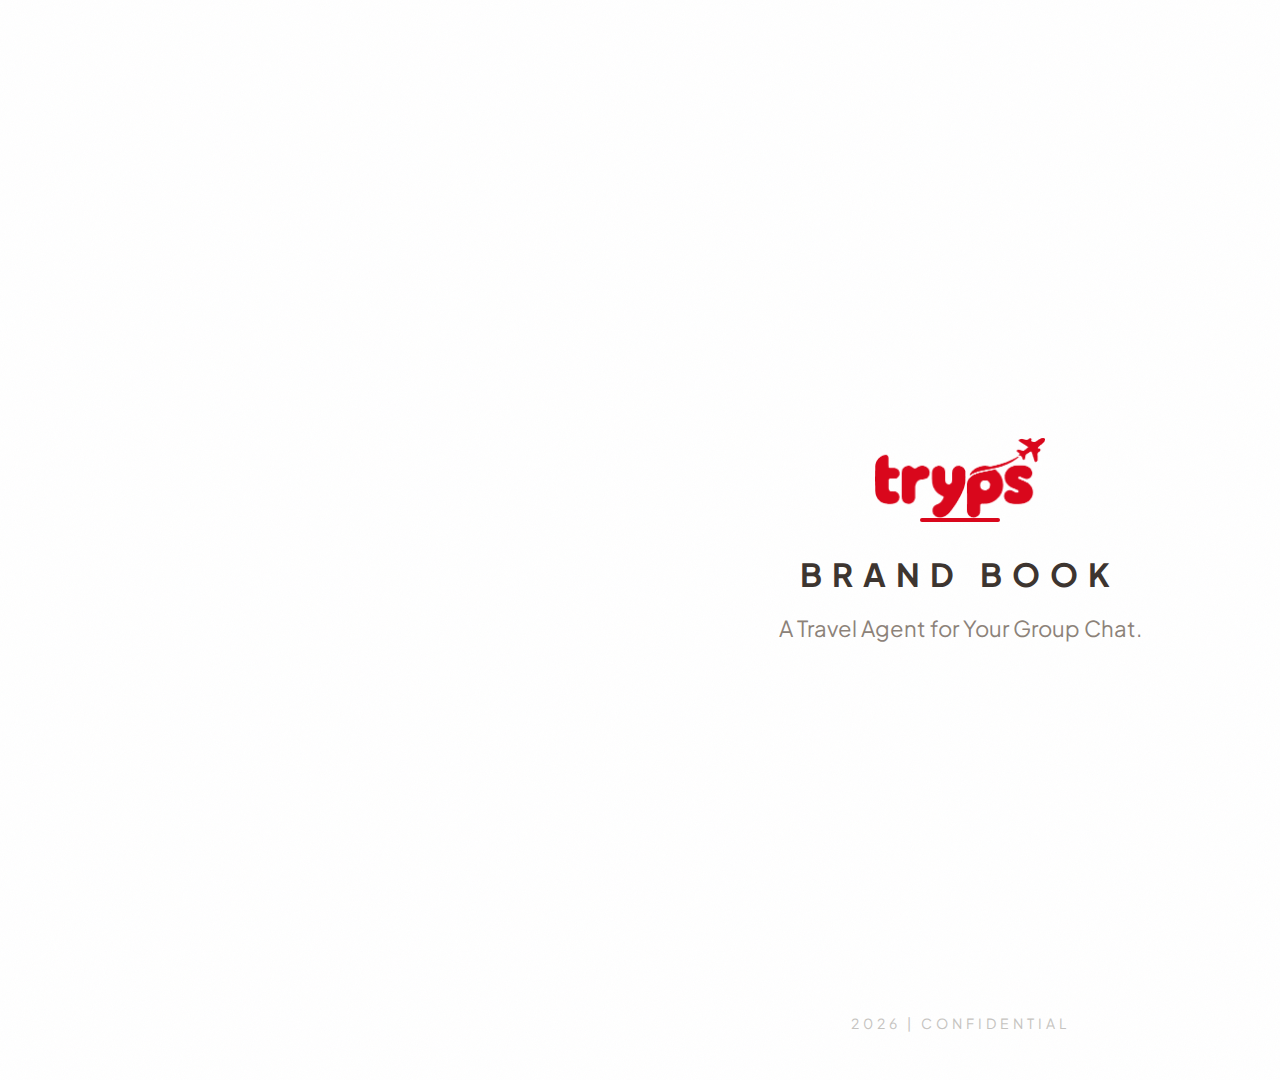
<file: tryps-slides/01-cover.html>
<!DOCTYPE html>
<html lang="en">
<head>
<meta charset="UTF-8">
<meta name="viewport" content="width=1920">
<title>Tryps - Cover</title>
<link href="https://fonts.googleapis.com/css2?family=Plus+Jakarta+Sans:wght@400;500;600;700;800&family=Space+Mono:wght@400;700&display=swap" rel="stylesheet">
<style>
  * { margin: 0; padding: 0; box-sizing: border-box; }
  html, body {
    width: 1920px;
    height: 1080px;
    overflow: hidden;
    background: #FFFFFF;
    font-family: 'Plus Jakarta Sans', sans-serif;
    position: relative;
  }
  /* Subtle warm grain texture */
  body::before {
    content: '';
    position: absolute;
    top: 0; left: 0; right: 0; bottom: 0;
    background-image: url("data:image/svg+xml,%3Csvg viewBox='0 0 256 256' xmlns='http://www.w3.org/2000/svg'%3E%3Cfilter id='n'%3E%3CfeTurbulence type='fractalNoise' baseFrequency='0.9' numOctaves='4' stitchTiles='stitch'/%3E%3C/filter%3E%3Crect width='100%25' height='100%25' filter='url(%23n)' opacity='0.03'/%3E%3C/svg%3E");
    background-size: 256px 256px;
    pointer-events: none;
    z-index: 1;
  }
  .container {
    width: 100%;
    height: 100%;
    display: flex;
    flex-direction: column;
    align-items: center;
    justify-content: center;
    position: relative;
    z-index: 2;
  }
  .logo-text {
    font-family: 'Plus Jakarta Sans', sans-serif;
    font-weight: 800;
    font-size: 80px;
    color: #D9071C;
    letter-spacing: -1px;
    margin-bottom: 32px;
  }
  .divider {
    width: 80px;
    height: 4px;
    background: #D9071C;
    border-radius: 2px;
    margin-bottom: 32px;
  }
  .brand-book {
    font-family: 'Plus Jakarta Sans', sans-serif;
    font-weight: 700;
    font-size: 32px;
    color: #3D3530;
    letter-spacing: 10px;
    margin-bottom: 20px;
  }
  .tagline {
    font-family: 'Plus Jakarta Sans', sans-serif;
    font-weight: 400;
    font-size: 22px;
    color: #8C8279;
  }
  .footer {
    position: absolute;
    bottom: 48px;
    left: 50%;
    transform: translateX(-50%);
    font-family: 'Plus Jakarta Sans', sans-serif;
    font-weight: 400;
    font-size: 14px;
    color: #C5C3C0;
    letter-spacing: 4px;
  }
</style>
</head>
<body>
  <div class="container">
    <img src="img/tryps-logo-red.png" style="height:80px;width:auto;">
    <div class="divider"></div>
    <div class="brand-book">BRAND BOOK</div>
    <div class="tagline">A Travel Agent for Your Group Chat.</div>
  </div>
  <div class="footer">2026 | CONFIDENTIAL</div>
</body>
</html>
</file>
<file: css/variables.css>
:root {
    /* NYC Subway palette — Dark blue + white + black */
    --bg: #0039A6;
    --surface: #003DAD;
    --surface-alt: #0045BF;
    --text: #EFEFF1;
    --text-muted: rgba(255, 255, 255, 0.65);
    --accent: #001A4D;
    --accent-light: #1A5EC7;
    --accent-glow: rgba(0, 57, 166, 0.15);
    --border: rgba(255, 255, 255, 0.15);
    --border-light: rgba(255, 255, 255, 0.08);

    /* MTA Line Colors */
    --mta-red: #EE352E;
    --mta-orange: #FF6319;
    --mta-yellow: #FCCC0A;
    --mta-green: #00933C;
    --mta-blue: #0039A6;
    --mta-purple: #B933AD;
    --mta-gray: #808183;

    /* Legacy multi-color accents */
    --green: #00933C;
    --yellow: #FCCC0A;
    --orange: #FF6319;
    --red: #EE352E;
    --cyan: #0039A6;

    /* Fonts — Helvetica is the NYC Subway typeface */
    --font-headline: 'Helvetica Neue', Helvetica, Arial, sans-serif;
    --font-body: 'Helvetica Neue', Helvetica, Arial, sans-serif;

    /* Spacing */
    --space-xs: 0.5rem;
    --space-sm: 1rem;
    --space-md: 2rem;
    --space-lg: 4rem;
    --space-xl: 8rem;
    --space-2xl: 12rem;

    --nav-height: 64px;
    --container: 1400px;
    --duration: 0.3s;
    --ease: cubic-bezier(0.16, 1, 0.3, 1);
}
</file>
<file: css/layout.css>
body {
    background: var(--bg);
    color: var(--text);
    font-family: var(--font-body);
    overflow-x: hidden;
}

.container {
    width: 100%;
    max-width: var(--container);
    margin: 0 auto;
    padding: 0 var(--space-lg);
}

.reveal {
    opacity: 0;
    transform: translateY(30px) scale(0.96);
    transition: opacity 0.9s cubic-bezier(0.34, 1.56, 0.64, 1), transform 0.9s cubic-bezier(0.34, 1.56, 0.64, 1);
}

.reveal.visible {
    opacity: 1;
    transform: translateY(0) scale(1);
}

.reveal.delay-1 { transition-delay: 0.1s; }
.reveal.delay-2 { transition-delay: 0.2s; }
.reveal.delay-3 { transition-delay: 0.3s; }
.reveal.delay-4 { transition-delay: 0.4s; }

.text-accent {
    color: var(--accent);
}

.text-accent--green {
    color: var(--accent);
}

@media (prefers-reduced-motion: reduce) {
    .reveal {
        opacity: 1;
        transform: none;
        transition: none;
    }
}
</file>
<file: css/components.css>
/* Buttons — rounded, neon green */
.btn {
    display: inline-block;
    padding: 1rem 2.5rem;
    font-family: var(--font-body);
    font-size: 0.9rem;
    font-weight: 600;
    letter-spacing: 0.04em;
    text-transform: uppercase;
    border: none;
    border-radius: 8px;
    cursor: pointer;
    transition: transform var(--duration) var(--ease),
                box-shadow var(--duration) var(--ease);
}

.btn:hover {
    transform: translateY(-2px);
    box-shadow: 0 8px 24px var(--accent-glow);
}

.btn--primary {
    background: var(--accent);
    color: #000;
}

.btn--primary:hover {
    box-shadow: 0 0 30px var(--accent-glow), 0 8px 24px rgba(0, 0, 0, 0.4);
}

.btn--dark {
    background: var(--accent);
    color: #000;
}

.btn--dark:hover {
    box-shadow: 0 0 30px var(--accent-glow), 0 8px 24px rgba(0, 0, 0, 0.3);
}

.btn:focus-visible {
    outline: 2px solid var(--accent);
    outline-offset: 2px;
}

.btn--outline {
    background: transparent;
    color: var(--text);
    border: 2px solid var(--border);
}

.btn--outline:hover {
    border-color: var(--accent);
    color: var(--accent);
    box-shadow: 0 8px 24px var(--accent-glow);
}

/* Inputs — rounded */
.input {
    width: 100%;
    padding: 1rem 1.25rem;
    background: var(--surface);
    border: 1px solid var(--border);
    border-radius: 8px;
    color: var(--text);
    font-family: var(--font-body);
    font-size: 0.9rem;
    transition: border-color var(--duration) var(--ease),
                box-shadow var(--duration) var(--ease);
}

.input::placeholder {
    color: var(--text-muted);
}

.input:focus {
    border-color: var(--accent);
    box-shadow: 0 0 0 3px var(--accent-glow);
}

.input--textarea {
    min-height: 120px;
}

/* Cards — rounded */
.card {
    background: var(--surface);
    border: 1px solid var(--border);
    border-radius: 12px;
    padding: var(--space-md);
    transition: border-color var(--duration) var(--ease),
                transform var(--duration) var(--ease),
                box-shadow var(--duration) var(--ease);
}

.card:hover {
    border-color: var(--accent);
    transform: translateY(-4px);
    box-shadow: 0 12px 32px var(--accent-glow);
}

.card__icon-wrap {
    width: 48px;
    height: 48px;
    display: flex;
    align-items: center;
    justify-content: center;
    margin-bottom: var(--space-sm);
    color: var(--accent);
}

.card__icon {
    width: 48px;
    height: 48px;
    margin-bottom: var(--space-sm);
}

.card__title {
    font-family: var(--font-headline);
    font-size: 1.1rem;
    font-weight: 700;
    letter-spacing: 0.02em;
    margin-bottom: var(--space-xs);
}

.card__desc {
    color: var(--text-muted);
    font-size: 0.9rem;
    line-height: 1.7;
}
</file>
<file: css/sections.css>
/* ── Nav — Pill-shaped, glassmorphic, centered ── */
.nav {
    position: fixed;
    top: 16px;
    left: 50%;
    transform: translateX(-50%);
    width: auto;
    max-width: 700px;
    height: auto;
    padding: 12px 32px;
    background: rgba(10, 10, 10, 0.7);
    backdrop-filter: blur(20px);
    -webkit-backdrop-filter: blur(20px);
    border: 1px solid var(--border);
    border-radius: 9999px;
    z-index: 100;
}

.nav__inner {
    display: flex;
    align-items: center;
    justify-content: space-between;
    gap: var(--space-lg);
}

.nav__logo {
    display: flex;
    align-items: center;
    gap: 0.6rem;
}

.nav__logo-icon {
    display: flex;
    align-items: center;
    flex-shrink: 0;
}

.nav__logo-text {
    font-family: 'Syne', var(--font-headline);
    font-size: 1.1rem;
    font-weight: 700;
    letter-spacing: 0.08em;
    text-transform: uppercase;
    color: var(--text);
    white-space: nowrap;
}

.nav__tagline {
    display: none;
}

.nav__logo-l {
    color: inherit;
}

.nav__links {
    display: flex;
    align-items: center;
    gap: var(--space-md);
}

.nav__links a {
    font-family: var(--font-mono);
    font-size: 0.7rem;
    font-weight: 500;
    letter-spacing: 0.02em;
    color: var(--text-muted);
    transition: color var(--duration) var(--ease);
    display: inline-flex;
    align-items: center;
    gap: 0;
}

/* Remove colored dots before nav links */
.nav__links a::before {
    display: none;
}

.nav__links a:hover {
    color: var(--text);
}

.nav__cta {
    background: var(--accent) !important;
    color: #000 !important;
    padding: 0.45rem 1.2rem;
    border-radius: 9999px;
    font-weight: 600 !important;
    transition: box-shadow var(--duration) var(--ease) !important;
}

.nav__cta:hover {
    box-shadow: 0 0 20px var(--accent-glow);
}

.nav__hamburger {
    display: none;
    flex-direction: column;
    gap: 5px;
    padding: 4px;
}

.nav__hamburger span {
    display: block;
    width: 22px;
    height: 1.5px;
    background: var(--text);
    transition: transform var(--duration) var(--ease),
                opacity var(--duration) var(--ease);
}

.nav__hamburger.active span:nth-child(1) {
    transform: translateY(6.5px) rotate(45deg);
}

.nav__hamburger.active span:nth-child(2) {
    opacity: 0;
}

.nav__hamburger.active span:nth-child(3) {
    transform: translateY(-6.5px) rotate(-45deg);
}

/* ── Shared code-style elements ──────────── */
.section-tag {
    font-family: var(--font-body);
    font-size: 0.7rem;
    font-weight: 600;
    color: var(--accent);
    opacity: 0.7;
    letter-spacing: 0.14em;
    text-transform: uppercase;
    margin-bottom: var(--space-sm);
    text-align: center;
}

.code-tag {
    font-family: var(--font-mono);
    font-size: 0.6rem;
    font-weight: 400;
    color: var(--accent);
    opacity: 0.4;
    margin-left: 0.5rem;
}

/* Blinking cursor */
.cursor {
    animation: cursorBlink 1s step-end infinite;
    font-weight: 400;
}

@keyframes cursorBlink {
    0%, 50% { opacity: 1; }
    51%, 100% { opacity: 0; }
}

/* ── Hero ────────────────────────────────── */
.hero {
    min-height: 100vh;
    display: flex;
    align-items: center;
    justify-content: center;
    padding-top: var(--nav-height);
    text-align: center;
    position: relative;
    overflow: hidden;
}

/* Grid overlay — subtle organic dot field */
.hero__grid-overlay {
    position: absolute;
    inset: 0;
    background-image: radial-gradient(circle, rgba(0, 64, 255, 0.04) 1px, transparent 1px);
    background-size: 40px 40px;
    pointer-events: none;
    z-index: 0;
    animation: gridDrift 20s linear infinite;
}

@keyframes gridDrift {
    0% { background-position: 0 0; }
    100% { background-position: 40px 40px; }
}

/* dF logo watermark */
.hero::before {
    display: none;
}

.hero__watermark {
    position: absolute;
    top: 50%;
    left: 50%;
    transform: translate(-50%, -50%);
    width: clamp(500px, 70vw, 900px);
    height: clamp(500px, 70vw, 900px);
    opacity: 0.04;
    pointer-events: none;
    z-index: 0;
    user-select: none;
}

/* Ambient glow orbs */
.hero__orb {
    position: absolute;
    border-radius: 50%;
    filter: blur(120px);
    z-index: 0;
    pointer-events: none;
}

.hero__orb--1 {
    width: 600px;
    height: 600px;
    top: -10%;
    right: -5%;
    background: rgba(0, 64, 255, 0.06);
}

.hero__orb--2 {
    width: 400px;
    height: 400px;
    bottom: 10%;
    left: -8%;
    background: rgba(0, 64, 255, 0.04);
}

.hero__inner {
    padding: var(--space-2xl) 0;
    max-width: 900px;
    margin: 0 auto;
    position: relative;
    z-index: 2;
}

.hero__headline {
    font-family: var(--font-headline);
    font-size: clamp(2.2rem, 5vw, 4.5rem);
    font-weight: 800;
    line-height: 1.05;
    letter-spacing: -0.03em;
    margin-bottom: var(--space-md);
    text-shadow: none;
}

.hero__word {
    display: inline-block;
    opacity: 0;
    transform: translateY(12px);
    animation: heroWordIn 0.5s cubic-bezier(0.16, 1, 0.3, 1) forwards;
    text-shadow: none;
}

.hero__word:nth-of-type(1) { animation-delay: 0.2s; }
.hero__word:nth-of-type(2) { animation-delay: 0.4s; }
.hero__word:nth-of-type(3) { animation-delay: 0.65s; }
.hero__word:nth-of-type(4) { animation-delay: 0.85s; }
.hero__word:nth-of-type(5) { animation-delay: 1.1s; }

@keyframes heroWordIn {
    0% { opacity: 0; transform: translateY(16px) scale(0.97); filter: blur(4px); }
    100% { opacity: 1; transform: translateY(0) scale(1); filter: blur(0); }
}

/* Heart-word — static */
.heart-word {
    /* no animation */
}

/* Handle above headline */
.hero__terminal {
    font-family: var(--font-body);
    font-size: 0.9rem;
    font-weight: 600;
    color: var(--accent);
    letter-spacing: 0.02em;
    margin-bottom: var(--space-md);
}

/* No cursor */

/* Platform pills */
.hero__platforms {
    display: flex;
    align-items: center;
    justify-content: center;
    gap: 0.6rem;
    margin-top: var(--space-sm);
}

.hero__platform {
    font-family: var(--font-body);
    font-size: 0.7rem;
    font-weight: 500;
    letter-spacing: 0.06em;
    text-transform: uppercase;
    color: var(--text-muted);
    padding: 0.3rem 0.8rem;
    border: 1px solid var(--border);
    border-radius: 9999px;
    transition: border-color 0.2s ease, color 0.2s ease;
}

.hero__platform:hover {
    border-color: var(--accent);
    color: var(--accent);
}

.hero__sub {
    font-family: var(--font-body);
    font-size: 0.85rem;
    font-weight: 400;
    color: var(--text-muted);
    letter-spacing: 0.02em;
    margin-top: var(--space-sm);
    position: relative;
    z-index: 3;
}

/* Stats bar — dashboard metrics */
.hero__stats {
    display: flex;
    align-items: center;
    justify-content: center;
    gap: var(--space-sm);
    margin-top: var(--space-md);
    font-family: var(--font-mono);
    font-size: 0.75rem;
    color: var(--text-muted);
}

.hero__stat-num {
    color: var(--accent);
    font-weight: 700;
    transition: text-shadow 0.4s ease;
}

.hero__stat-num.counted {
    animation: statGlow 0.6s ease forwards;
}

@keyframes statGlow {
    0% { text-shadow: none; }
    40% { text-shadow: 0 0 20px rgba(0, 64, 255, 0.8), 0 0 40px rgba(0, 64, 255, 0.4); }
    100% { text-shadow: 0 0 8px rgba(0, 64, 255, 0.2); }
}

.hero__stat-sep {
    color: var(--border);
    opacity: 0.4;
}

.hero .btn {
    margin-top: var(--space-lg);
    font-family: var(--font-body);
    font-weight: 600;
    letter-spacing: 0.02em;
}

.hero .btn:hover {
    box-shadow: 0 0 30px var(--accent-glow), 0 8px 24px rgba(0, 0, 0, 0.3);
}

/* ── CLIP. SEED. GROW. Section ──────────── */
.csg {
    padding: 0 0 var(--space-sm);
    border-bottom: 1px solid var(--border);
}

.csg__inner {
    display: flex;
    flex-direction: column;
    align-items: center;
    justify-content: center;
    gap: 0;
}

.csg__word {
    font-family: var(--font-headline);
    font-size: clamp(5rem, 18vw, 12rem);
    font-weight: 700;
    letter-spacing: -0.04em;
    text-transform: uppercase;
    line-height: 1.05;
    transition: transform 0.3s var(--ease), opacity 0.3s ease;
    cursor: default;
    position: relative;
    color: var(--text);
}

.csg__word--clip {
    color: var(--text);
}

.csg__word--seed {
    color: var(--text);
}

.csg__word--grow {
    color: var(--text);
}

/* CSG scroll-triggered animations */
.csg__word--clip {
    transition: transform 0.4s cubic-bezier(0.34, 1.56, 0.64, 1), opacity 0.3s ease;
}

.csg__word--clip.bang {
    animation: seedBang 0.5s cubic-bezier(0.34, 1.56, 0.64, 1) forwards;
}

@keyframes seedBang {
    0% { transform: translateY(0) scale(1); opacity: 0.5; }
    40% { transform: translateY(6px) scale(0.97); opacity: 1; }
    100% { transform: translateY(0) scale(1); opacity: 1; }
}

.csg__word--seed {
    transition: transform 0.5s cubic-bezier(0.34, 1.56, 0.64, 1);
}

.csg__word--seed.bang {
    animation: growBang 0.5s cubic-bezier(0.34, 1.56, 0.64, 1) forwards;
}

@keyframes growBang {
    0% { transform: scale(1); }
    50% { transform: scale(1.12); }
    100% { transform: scale(1); }
}

.csg__word--grow {
    transition: color 0.2s ease;
}

.csg__word--grow.bang {
    animation: scaleBang 0.6s ease forwards;
}

@keyframes scaleBang {
    0% { color: var(--text); }
    30% { color: var(--accent); text-shadow: 0 0 30px rgba(0, 64, 255, 0.4); }
    100% { color: var(--text); text-shadow: none; }
}

/* CLIP — Individual letters */
.csg__clip-letter {
    display: inline-block;
    will-change: transform;
}

/* CLIP — Slash Line */
.csg__clip-slash {
    position: absolute;
    top: -10%;
    height: 120%;
    width: 4px;
    left: -15%;
    background: linear-gradient(180deg, transparent 0%, rgba(0,64,255,0.8) 20%, var(--accent) 50%, rgba(0,64,255,0.8) 80%, transparent 100%);
    transform: skewX(-12deg);
    pointer-events: none;
    z-index: 10;
    opacity: 0;
    filter: blur(0.5px);
    box-shadow: 0 0 20px rgba(0,64,255,0.6), 0 0 40px rgba(0,64,255,0.3);
}

.csg__clip-slash.animate {
    animation: slashMove 0.45s ease-out forwards;
}

@keyframes slashMove {
    0% { left: -15%; opacity: 1; }
    80% { opacity: 1; }
    100% { left: 110%; opacity: 0; }
}

/* CLIP — Cut line flash */
.csg__clip-line {
    position: absolute;
    top: 50%;
    left: 0;
    right: 0;
    height: 2px;
    background: linear-gradient(90deg, transparent, rgba(0,64,255,0.7), rgba(0,64,255,0.4), rgba(0,64,255,0.7), transparent);
    transform: translateY(-50%) scaleX(0);
    transform-origin: left;
    pointer-events: none;
    z-index: 9;
}

.csg__clip-line.animate {
    animation: cutLineFlash 0.5s ease-out 0.15s forwards;
}

@keyframes cutLineFlash {
    0% { transform: translateY(-50%) scaleX(0); opacity: 1; }
    30% { transform: translateY(-50%) scaleX(1); opacity: 1; }
    100% { transform: translateY(-50%) scaleX(1); opacity: 0; }
}

/* CLIP — Sparks — green */
.csg__clip-spark {
    position: absolute;
    width: 3px;
    height: 3px;
    background: var(--accent);
    border-radius: 50%;
    pointer-events: none;
    z-index: 11;
    animation: sparkFly 0.6s ease-out forwards;
}

@keyframes sparkFly {
    0% { transform: translate(0, 0) scale(1); opacity: 1; }
    100% { transform: translate(var(--dx), var(--dy)) scale(0); opacity: 0; }
}

/* SEED — Dirt particles */
.csg__seed-particle {
    position: absolute;
    top: 0;
    width: 4px;
    height: 4px;
    background: var(--accent);
    border-radius: 50%;
    pointer-events: none;
    z-index: 5;
    opacity: 0;
    animation: dirtFall 0.8s ease-in forwards;
}

@keyframes dirtFall {
    0% { transform: translateY(0); opacity: 0.7; }
    100% { transform: translateY(50px); opacity: 0; }
}

/* SEED — Sprout */
.csg__sprout {
    position: absolute;
    bottom: 100%;
    left: 55%;
    transform: translateX(-50%);
    pointer-events: none;
    z-index: 10;
}

.csg__sprout-stem {
    width: 3px;
    height: 0;
    background: var(--accent);
    margin: 0 auto;
    border-radius: 2px;
    animation: stemGrow 0.8s ease-out forwards;
}

.csg__sprout-leaf {
    position: absolute;
    top: 2px;
    width: 14px;
    height: 10px;
    background: var(--accent);
    pointer-events: none;
    opacity: 0;
}

.csg__sprout-leaf--left {
    right: 55%;
    border-radius: 70% 0 70% 0;
    transform-origin: right center;
    transform: rotate(15deg) scale(0);
    animation: leafGrowLeft 0.5s ease-out 0.5s forwards;
}

.csg__sprout-leaf--right {
    left: 55%;
    border-radius: 0 70% 0 70%;
    transform-origin: left center;
    transform: rotate(-15deg) scale(0);
    animation: leafGrowRight 0.5s ease-out 0.65s forwards;
}

@keyframes stemGrow {
    from { height: 0; }
    to { height: 35px; }
}

@keyframes leafGrowLeft {
    from { opacity: 0; transform: rotate(15deg) scale(0); }
    to { opacity: 1; transform: rotate(15deg) scale(1); }
}

@keyframes leafGrowRight {
    from { opacity: 0; transform: rotate(-15deg) scale(0); }
    to { opacity: 1; transform: rotate(-15deg) scale(1); }
}

/* GROW — Floating hearts — green */
.csg__grow-heart {
    position: absolute;
    bottom: 50%;
    pointer-events: none;
    z-index: 10;
    animation: growHeartFloat 2s ease-out forwards;
}

@keyframes growHeartFloat {
    0% { transform: translateY(0) scale(0.3); opacity: 0; }
    15% { opacity: 1; transform: translateY(-10px) scale(1); }
    100% { transform: translateY(-100px) scale(0.2); opacity: 0; }
}

/* ── Floating Seed Particles — organic dots ── */
.seed-particle {
    position: absolute;
    bottom: -10px;
    border-radius: 50%;
    background: var(--accent);
    opacity: 0;
    pointer-events: none;
    z-index: 0;
    animation: seedFloat var(--duration, 6s) ease-out forwards;
}

@keyframes seedFloat {
    0% { transform: translateY(0) translateX(0) scale(0.3); opacity: 0; }
    10% { opacity: 0.2; transform: translateY(-20px) translateX(calc(var(--drift, 0px) * 0.2)) scale(0.8); }
    50% { opacity: 0.12; }
    100% { transform: translateY(-300px) translateX(var(--drift, 0px)) scale(0.1); opacity: 0; }
}


/* ── Showcase ───────────────────────────── */
.showcase {
    position: relative;
    min-height: 150vh;
    padding: var(--space-xl) 0 0;
    background: var(--bg);
    border-bottom: 1px solid var(--border);
}

.showcase__sticky {
    position: sticky;
    top: 0;
    min-height: 100vh;
    display: flex;
    align-items: center;
    justify-content: center;
}

.showcase__eyebrow {
    text-align: center;
    font-size: 0.7rem;
    font-weight: 600;
    letter-spacing: 0.12em;
    text-transform: uppercase;
    color: var(--text-muted);
    margin-bottom: var(--space-sm);
}

/* LIVE indicator — green */
.live-indicator {
    display: inline-flex;
    align-items: center;
    gap: 6px;
}

.live-indicator__dot {
    width: 6px;
    height: 6px;
    border-radius: 50%;
    background: var(--accent);
    animation: livePulse 1.5s ease-in-out infinite;
}

@keyframes livePulse {
    0%, 100% { opacity: 1; box-shadow: 0 0 0 0 rgba(0, 64, 255, 0.6); }
    50% { opacity: 0.5; box-shadow: 0 0 0 4px rgba(0, 64, 255, 0); }
}

.showcase__headline {
    text-align: center;
    font-family: var(--font-headline);
    font-size: clamp(2rem, 5vw, 3.5rem);
    font-weight: 700;
    line-height: 1.15;
    letter-spacing: -0.03em;
    margin-bottom: var(--space-lg);
}

.showcase__phones {
    display: flex;
    align-items: center;
    justify-content: center;
    gap: var(--space-md);
    perspective: 1200px;
    margin-bottom: var(--space-lg);
    transition: opacity 0.1s linear, transform 0.1s linear;
}

/* Dissolve disabled — phones are static now */
.showcase__phones.dissolve {
    opacity: 1;
    transform: none;
    filter: none;
    pointer-events: auto;
}

.showcase__phone--left {
    transform: rotateY(5deg);
    transition: transform 0.3s ease;
}

.showcase__phone--right {
    transform: rotateY(-5deg);
    transition: transform 0.3s ease;
}

.showcase__phone--left:hover,
.showcase__phone--right:hover {
    transform: rotateY(0);
}

/* Phone mockups — green glow on hover + 3D tilt */
.phone {
    width: 220px;
    background: var(--surface);
    border: 2px solid var(--border);
    border-radius: 28px;
    padding: 6px;
    position: relative;
    transition: border-color 0.3s ease, box-shadow 0.3s ease, transform 0.15s ease;
    transform-style: preserve-3d;
    will-change: transform;
}

.phone:hover {
    border-color: var(--accent);
    box-shadow: 0 0 30px var(--accent-glow), 0 20px 60px rgba(0, 0, 0, 0.3);
}

.phone--hero {
    width: 260px;
}

/* Center phone animated glow border */
.phone--glow {
    border-color: rgba(0, 64, 255, 0.25);
    box-shadow: 0 0 30px rgba(0, 64, 255, 0.08), 0 0 60px rgba(0, 64, 255, 0.04);
    animation: phoneGlow 3s ease-in-out infinite;
}

@keyframes phoneGlow {
    0%, 100% { box-shadow: 0 0 30px rgba(0, 64, 255, 0.08), 0 0 60px rgba(0, 64, 255, 0.04); }
    50% { box-shadow: 0 0 40px rgba(0, 64, 255, 0.15), 0 0 80px rgba(0, 64, 255, 0.06); }
}

.phone__notch {
    width: 50px;
    height: 16px;
    background: var(--bg);
    border-radius: 0 0 12px 12px;
    margin: 0 auto;
    position: relative;
    z-index: 2;
}

.phone__screen {
    border-radius: 22px;
    overflow: hidden;
    position: relative;
    aspect-ratio: 9 / 16;
}

.phone__feed {
    display: flex;
    flex-direction: column;
    transition: transform 0.1s linear;
}

.phone__video {
    width: 100%;
    aspect-ratio: 9 / 16;
    position: relative;
}

.phone__handle {
    position: absolute;
    top: 30px;
    left: 12px;
    font-family: var(--font-body);
    font-size: 0.55rem;
    font-weight: 700;
    color: #fff;
    text-shadow: 0 1px 4px rgba(0,0,0,0.7);
    z-index: 2;
    letter-spacing: 0.02em;
}

.phone__overlay {
    position: absolute;
    bottom: 0;
    left: 0;
    right: 0;
    padding: 1.2rem 0.8rem;
    background: linear-gradient(to top, rgba(0,0,0,0.7), transparent);
}

.phone__platform {
    display: inline-block;
    font-family: var(--font-mono);
    font-size: 0.45rem;
    font-weight: 600;
    letter-spacing: 0.06em;
    text-transform: uppercase;
    color: var(--accent);
    padding: 0.15rem 0.4rem;
    background: rgba(0, 64, 255, 0.08);
    border: 1px solid rgba(0, 64, 255, 0.2);
    border-radius: 4px;
    margin-bottom: 0.3rem;
}

.phone__views {
    display: block;
    font-family: var(--font-mono);
    font-size: 0.45rem;
    font-weight: 600;
    color: rgba(255, 255, 255, 0.9);
    letter-spacing: 0.02em;
    margin-bottom: 0.2rem;
}

.phone__desc {
    font-size: 0.55rem;
    font-weight: 500;
    color: rgba(255,255,255,0.85);
    line-height: 1.4;
    display: -webkit-box;
    -webkit-line-clamp: 2;
    -webkit-box-orient: vertical;
    overflow: hidden;
}

/* Showcase total counter — hidden, phones are static */
.showcase__total {
    display: none;
}

.showcase__total.takeover {
    display: none;
}

.showcase__total-number {
    font-family: var(--font-headline);
    font-size: clamp(4rem, 12vw, 8rem);
    font-weight: 700;
    color: var(--accent);
}

.showcase__total-label {
    font-size: 0.7rem;
    font-weight: 500;
    letter-spacing: 0.12em;
    text-transform: uppercase;
    color: var(--text-muted);
}

/* Showcase clients — marquee */
.showcase__clients {
    text-align: center;
    padding-top: var(--space-md);
    overflow: hidden;
    -webkit-mask-image: linear-gradient(90deg, transparent, black 10%, black 90%, transparent);
    mask-image: linear-gradient(90deg, transparent, black 10%, black 90%, transparent);
}

.showcase__clients-label {
    font-size: 0.6rem;
    font-weight: 500;
    letter-spacing: 0.18em;
    color: var(--text-muted);
    margin-bottom: var(--space-sm);
}

.showcase__clients-names {
    display: flex;
    align-items: center;
    gap: var(--space-md);
    width: max-content;
    animation: marqueeScroll 20s linear infinite;
}

.showcase__clients-names:hover {
    animation-play-state: paused;
}

@keyframes marqueeScroll {
    0% { transform: translateX(0); }
    100% { transform: translateX(-50%); }
}

.showcase__client {
    font-family: var(--font-body);
    font-size: 0.85rem;
    font-weight: 500;
    letter-spacing: 0.04em;
    color: var(--text);
    opacity: 0.7;
    white-space: nowrap;
    transition: opacity 0.2s ease, color 0.2s ease;
}

.showcase__client:hover {
    opacity: 1;
    color: var(--accent);
}

.showcase__client-sep {
    color: var(--text-muted);
    opacity: 0.3;
    font-size: 0.75rem;
}

.showcase__client-dot {
    display: none;
}

/* ── Process — Vertical line with green dots ── */
.process {
    padding: var(--space-xl) 0;
    background: var(--surface);
}

.process__headline {
    font-family: var(--font-headline);
    font-size: clamp(2rem, 5vw, 4rem);
    font-weight: 700;
    letter-spacing: -0.03em;
    margin-bottom: var(--space-xl);
    text-align: center;
}

.process__sub {
    font-size: 0.9rem;
    color: var(--text-muted);
    margin-top: calc(-1 * var(--space-lg));
    margin-bottom: var(--space-xl);
    text-align: center;
}

.process__line {
    position: relative;
    padding-left: 50px;
    max-width: 600px;
    margin: 0 auto;
}

/* Green track line */
.process__line::before {
    content: '';
    position: absolute;
    top: 0;
    bottom: 0;
    left: 11px;
    width: 2px;
    background: var(--border);
}

/* Scroll-progress fill — overlays the track line */
.process__line-fill {
    position: absolute;
    top: 0;
    left: 11px;
    width: 2px;
    height: 0%;
    background: var(--accent);
    box-shadow: 0 0 8px rgba(0, 64, 255, 0.5), 0 0 20px rgba(0, 64, 255, 0.2);
    border-radius: 2px;
    z-index: 1;
    transition: height 0.05s linear;
}

.process__stop {
    position: relative;
    padding-bottom: var(--space-lg);
    transition: opacity 0.3s ease;
}

.process__stop--last {
    padding-bottom: 0;
}

.process__stop--active .process__dot {
    box-shadow: 0 0 20px var(--accent-glow), 0 0 40px rgba(0, 64, 255, 0.1);
    transform: scale(1.15);
}

.process__stop--active .process__title {
    color: var(--accent);
}

/* All dots green */
.process__dot {
    position: absolute;
    left: -50px;
    top: 4px;
    width: 24px;
    height: 24px;
    border-radius: 50%;
    background: var(--accent);
    border: 3px solid var(--bg);
    transition: box-shadow 0.3s ease, transform 0.3s ease;
}

.process__dot--pink,
.process__dot--yellow,
.process__dot--green,
.process__dot--orange,
.process__dot--red,
.process__dot--purple {
    background: var(--accent);
}

.process__step-tag {
    display: block;
    font-family: var(--font-mono);
    font-size: 0.65rem;
    font-weight: 500;
    color: var(--accent);
    opacity: 0.5;
    letter-spacing: 0.04em;
    margin-bottom: 0.4rem;
}

.process__content {
    padding-top: 0;
}

.process__title {
    font-family: var(--font-headline);
    font-size: 1.3rem;
    font-weight: 700;
    letter-spacing: 0.02em;
    margin-bottom: var(--space-xs);
    transition: color 0.3s ease;
}

.process__desc {
    font-size: 0.9rem;
    color: var(--text-muted);
    line-height: 1.7;
    max-width: 500px;
}

/* ── Deliverables — What You Get ────────── */
.deliverables {
    padding: var(--space-xl) 0;
    background: var(--bg);
    border-top: 1px solid var(--border);
    border-bottom: 1px solid var(--border);
}

.deliverables__headline {
    font-family: var(--font-headline);
    font-size: clamp(1.8rem, 4vw, 3rem);
    font-weight: 700;
    letter-spacing: -0.03em;
    margin-bottom: var(--space-lg);
}

.deliverables__grid {
    display: grid;
    grid-template-columns: repeat(4, 1fr);
    gap: var(--space-md);
}

.deliverables__item {
    text-align: center;
    padding: var(--space-md) var(--space-sm);
    border: 1px solid var(--border);
    border-radius: 12px;
}

.deliverables__number {
    display: block;
    font-family: var(--font-mono);
    font-size: clamp(2rem, 5vw, 3rem);
    font-weight: 700;
    color: var(--accent);
    line-height: 1;
    margin-bottom: 0.5rem;
}

.deliverables__label {
    font-family: var(--font-mono);
    font-size: 0.7rem;
    font-weight: 500;
    color: var(--text-muted);
    letter-spacing: 0.04em;
}

/* ── Creative — Green card borders ──────── */
.creative {
    padding: var(--space-xl) 0;
    background: var(--bg);
    border-top: 1px solid var(--border);
}

.creative__headline {
    font-family: var(--font-headline);
    font-size: clamp(2rem, 5vw, 4rem);
    font-weight: 700;
    letter-spacing: -0.03em;
    margin-bottom: var(--space-lg);
}

.creative__sub {
    font-size: 0.95rem;
    color: var(--text-muted);
    margin-top: calc(-1 * var(--space-md));
    margin-bottom: var(--space-lg);
}

.creative__route {
    position: relative;
}

.creative__track {
    display: none;
}

.creative__grid {
    display: grid;
    grid-template-columns: repeat(3, 1fr);
    gap: var(--space-md);
}

.creative__item {
    padding: var(--space-md);
    border: 1px solid var(--border);
    border-radius: 12px;
    transition: border-color var(--duration) var(--ease), box-shadow var(--duration) var(--ease);
}

.creative__item:hover {
    border-color: var(--accent);
    box-shadow: 0 0 20px var(--accent-glow);
}

.creative__icon {
    width: 48px;
    height: 48px;
    display: flex;
    align-items: center;
    justify-content: center;
    margin-bottom: var(--space-sm);
    color: var(--accent);
    background: rgba(0, 64, 255, 0.08);
    border-radius: 10px;
}

.creative__title {
    font-family: var(--font-headline);
    font-size: 0.9rem;
    font-weight: 700;
    letter-spacing: 0.02em;
    margin-bottom: var(--space-xs);
}

.creative__desc {
    font-size: 0.85rem;
    color: var(--text-muted);
    line-height: 1.7;
}

/* ── About Banner — Dark surface with green gradient ── */
.about-banner {
    padding: var(--space-xl) 0;
    background: var(--surface);
    border-top: 1px solid var(--border);
    border-bottom: 1px solid var(--border);
    position: relative;
    overflow: hidden;
}

.about-banner::before {
    content: '';
    position: absolute;
    inset: 0;
    background: radial-gradient(ellipse 60% 60% at 50% 50%, rgba(0, 64, 255, 0.04), transparent);
    pointer-events: none;
}

.about-banner--active .about-banner__text {
    opacity: 1;
}

.about-banner--active .about-banner__station {
    box-shadow: 0 0 20px var(--accent-glow);
}

.about-banner__text {
    font-family: var(--font-headline);
    font-size: clamp(1.8rem, 4vw, 3rem);
    font-weight: 700;
    line-height: 1.2;
    letter-spacing: -0.03em;
    text-align: center;
    transition: opacity 0.6s ease;
}

.about-banner__white {
    color: var(--text);
}

.about-banner__system {
    color: var(--text);
}

.about-banner__accent {
    color: var(--accent);
    text-shadow: 0 0 40px var(--accent-glow);
}

/* Track line removed */

/* ── Founded By — green name ──────────── */
.founded {
    padding: var(--space-xl) 0;
    text-align: center;
    background: var(--bg);
    border-bottom: 1px solid var(--border);
}

.founded__inner {
    max-width: 600px;
    margin: 0 auto;
}

.founded__label {
    font-size: 0.65rem;
    font-weight: 500;
    letter-spacing: 0.18em;
    color: var(--text-muted);
    margin-bottom: var(--space-md);
}

.founded__headline {
    font-family: var(--font-headline);
    font-size: clamp(2rem, 5vw, 3.5rem);
    font-weight: 700;
    line-height: 1.1;
    letter-spacing: -0.03em;
    margin-bottom: var(--space-md);
}

.founded__name {
    color: var(--accent);
    text-shadow: 0 0 40px var(--accent-glow);
}

.founded__bio {
    font-size: 0.95rem;
    color: var(--text-muted);
    line-height: 1.8;
}

/* ── Contact — Dark bg with green accents ── */
.contact {
    padding: var(--space-2xl) 0;
    background: var(--surface);
    border-bottom: 1px solid var(--border);
}

.contact__inner {
    max-width: 700px;
    margin: 0 auto;
    text-align: center;
}

.contact__headline {
    font-family: var(--font-headline);
    font-size: clamp(3rem, 8vw, 5rem);
    font-weight: 700;
    line-height: 1.1;
    letter-spacing: -0.03em;
    margin-bottom: var(--space-md);
    text-align: center;
}

.contact__project-glow {
    color: var(--accent);
    text-shadow: 0 0 40px var(--accent-glow);
}

.contact__sub {
    font-size: 0.95rem;
    color: var(--text-muted);
    line-height: 1.7;
    margin-bottom: var(--space-lg);
    text-align: center;
}

.contact__form {
    margin-bottom: var(--space-lg);
    display: flex;
    flex-direction: column;
    align-items: center;
}

.contact__fields {
    display: grid;
    gap: var(--space-sm);
    margin-bottom: var(--space-md);
    width: 100%;
}

/* Socials — green hover */
.contact__socials {
    display: flex;
    align-items: center;
    justify-content: center;
    gap: var(--space-md);
}

.contact__social-item {
    display: flex;
    flex-direction: column;
    align-items: center;
    gap: 0.4rem;
    transition: transform 0.2s ease;
}

.contact__social-item:hover {
    transform: translateY(-2px);
}

.contact__social-circle {
    width: 44px;
    height: 44px;
    border-radius: 50%;
    border: 1px solid var(--border);
    display: flex;
    align-items: center;
    justify-content: center;
    color: var(--text-muted);
    transition: border-color 0.2s ease, color 0.2s ease, box-shadow 0.2s ease;
}

.contact__social-circle svg {
    width: 18px;
    height: 18px;
}

.contact__social-item:hover .contact__social-circle {
    border-color: var(--accent);
    color: var(--accent);
    box-shadow: 0 0 20px var(--accent-glow);
}

.contact__social-label {
    font-size: 0.55rem;
    font-weight: 500;
    letter-spacing: 0.08em;
    text-transform: uppercase;
    color: var(--text-muted);
    transition: color 0.2s ease;
}

.contact__social-item:hover .contact__social-label {
    color: var(--accent);
}

/* ── Footer ──────────────────────────────── */
.footer {
    padding: var(--space-lg) 0 var(--space-md);
    background: var(--bg);
}

.footer__top {
    display: flex;
    align-items: center;
    justify-content: space-between;
    padding-bottom: var(--space-md);
    border-bottom: 1px solid var(--border);
    margin-bottom: var(--space-md);
}

.footer__logo {
    display: flex;
    align-items: center;
    gap: 0;
}

.footer__logo-text {
    font-family: var(--font-headline);
    font-size: 1.1rem;
    font-weight: 700;
    letter-spacing: 0.08em;
    text-transform: uppercase;
    color: var(--text-muted);
}

/* Hide tagline in footer */
.footer__tagline {
    display: none;
}

.footer__links {
    display: flex;
    gap: var(--space-md);
}

.footer__links a {
    font-size: 0.7rem;
    font-weight: 500;
    letter-spacing: 0.06em;
    text-transform: uppercase;
    color: var(--text-muted);
    transition: color 0.2s ease;
}

.footer__links a:hover {
    color: var(--accent);
}

.footer__bottom {
    display: flex;
    align-items: center;
    justify-content: space-between;
    font-size: 0.65rem;
    color: var(--text-muted);
    letter-spacing: 0.04em;
}

.footer__location {
    opacity: 0.6;
}

/* ── Metro Sidebar — removed ──────────── */
.metro-sidebar {
    display: none;
}

/* ── Phone Status Bar — removed ─────── */
.phone-status {
    display: none;
}

/* ── Twitch Chat — removed ──────────── */
.twitch-chat {
    display: none;
}

/* ── Engagement Likes — removed ─────── */
.engagement-likes {
    display: none;
}
</file>
<file: css/responsive.css>
/* ── Prevent horizontal scroll everywhere ── */
html, body {
    overflow-x: hidden;
    max-width: 100vw;
}

/* ── Nav auto-hide on scroll ──────────── */
.nav {
    transition: transform 0.3s ease;
}

.nav--hidden {
    transform: translateX(-50%) translateY(-120%);
}

/* ── Tablet (<1199px) ────────────────────── */
@media (max-width: 1199px) {
    .creative__grid {
        grid-template-columns: repeat(2, 1fr);
    }

    .results__grid {
        grid-template-columns: repeat(2, 1fr);
    }

    .results__card--featured {
        grid-row: span 1;
        aspect-ratio: 4 / 5;
    }

    .results__card--featured .results__card-views {
        font-size: clamp(2rem, 4vw, 3rem);
    }

    .phone {
        width: 180px;
    }

    .phone--hero {
        width: 220px;
    }

    .contact__socials {
        gap: 1.5rem;
    }
}

/* ── Mobile (<809px) ─────────────────────── */
@media (max-width: 809px) {
    :root {
        --space-xl: 4rem;
        --space-2xl: 5rem;
    }

    .hide-mobile {
        display: none;
    }

    /* Nav — full-width on mobile */
    .nav {
        top: 0;
        left: 0;
        right: 0;
        transform: none;
        max-width: 100%;
        border-radius: 0;
        border: none;
        border-bottom: 1px solid var(--border);
        padding: 12px 20px;
    }

    .nav--hidden {
        transform: translateY(-100%);
    }

    .nav__hamburger {
        display: flex;
    }

    /* Nav dropdown — green accent */
    .nav__links {
        position: fixed;
        top: var(--nav-height);
        right: 0;
        left: auto;
        bottom: auto;
        width: 220px;
        flex-direction: column;
        align-items: flex-start;
        justify-content: flex-start;
        gap: 0;
        padding: 0;
        background: rgba(0, 0, 0, 0.98);
        backdrop-filter: blur(20px);
        -webkit-backdrop-filter: blur(20px);
        border-left: 2px solid var(--accent);
        border-bottom: 1px solid var(--border);
        border-radius: 0;
        transform: translateY(-10px);
        opacity: 0;
        pointer-events: none;
        transition: opacity 0.25s ease, transform 0.25s ease;
    }

    .nav__links.open {
        opacity: 1;
        pointer-events: auto;
        transform: translateY(0);
    }

    .nav__links li {
        width: 100%;
        border-bottom: 1px solid var(--border);
    }

    .nav__links a {
        display: block;
        padding: 1rem 1.2rem;
        font-size: 0.9rem;
        font-weight: 500;
        letter-spacing: 0.06em;
        text-transform: uppercase;
        color: var(--text-muted);
        transition: color 0.2s ease, padding-left 0.2s ease;
    }

    .nav__links a:hover {
        color: var(--accent);
        padding-left: 1.5rem;
    }

    /* Green accent border on all links */
    .nav__links li:nth-child(1) a,
    .nav__links li:nth-child(2) a,
    .nav__links li:nth-child(3) a,
    .nav__links li:nth-child(4) a {
        border-left: 3px solid var(--accent);
    }

    .nav__cta {
        font-size: 0.9rem !important;
        padding: 0.8rem 1.2rem;
        text-align: left;
        border-radius: 0 !important;
    }

    /* Acronym */
    /* Hero */
    .hero {
        min-height: 100svh;
    }

    .hero::before {
        font-size: clamp(12rem, 50vw, 30rem);
    }

    .hero__headline {
        font-size: clamp(3rem, 14vw, 6rem);
        padding: 0 var(--space-xs);
    }

    .hero__terminal {
        font-size: 0.7rem;
    }

    .hero__sub {
        position: static;
        text-align: center;
        margin-bottom: var(--space-sm);
        font-size: 0.65rem;
    }

    .hero__stats {
        flex-wrap: wrap;
        font-size: 0.65rem;
        gap: 0.4rem;
    }

    .hero__inner {
        padding: var(--space-xl) var(--space-sm);
    }

    .hero .btn {
        margin-top: var(--space-sm);
        font-size: 0.85rem;
        padding: 0.7rem 2rem;
    }

    /* CSG */
    .csg__inner {
        flex-direction: column;
        align-items: center;
        gap: 0;
        text-align: center;
    }

    .csg__word {
        font-size: clamp(3rem, 14vw, 6rem);
    }

    /* Results */
    .results__grid {
        grid-template-columns: repeat(2, 1fr);
    }

    .results__card--featured {
        grid-row: span 1;
        aspect-ratio: 4 / 5;
    }

    .results__card--featured .results__card-views {
        font-size: clamp(2rem, 6vw, 3rem);
    }

    .results__stats {
        gap: var(--space-md);
    }

    .results__stat-number {
        font-size: clamp(1.5rem, 6vw, 2.5rem);
    }

    .results__clients-names {
        gap: var(--space-sm);
        animation-duration: 15s;
    }

    .results__client {
        font-size: 0.75rem;
    }

    /* Deliverables */
    .deliverables__grid {
        grid-template-columns: repeat(2, 1fr);
        gap: var(--space-sm);
    }

    .deliverables__number {
        font-size: clamp(1.5rem, 8vw, 2.5rem);
    }

    /* Founded */
    .founded__headline {
        font-size: clamp(1.6rem, 6vw, 2.5rem);
    }

    .founded__bio {
        font-size: 0.85rem;
        padding: 0 var(--space-sm);
    }

    /* Creative — 2 columns */
    .creative__grid {
        grid-template-columns: repeat(2, 1fr);
        gap: var(--space-sm);
    }

    .creative__title {
        font-size: 0.7rem;
        letter-spacing: 0;
    }

    .creative__desc {
        font-size: 0.7rem;
    }

    .creative__item {
        padding: var(--space-sm) 0.6rem;
    }

    .creative__sub {
        font-size: 0.9rem;
        padding: 0 var(--space-xs);
    }

    /* Process */
    .process {
        border-bottom: 1px solid var(--border);
    }

    .process__line {
        padding-left: 30px;
    }

    /* Process dots — all green glow */
    .process__dot {
        box-shadow: 0 0 14px rgba(0, 64, 255, 0.4), 0 0 28px rgba(0, 64, 255, 0.15);
    }

    /* About Banner */
    .about-banner__text {
        font-size: clamp(1.4rem, 5vw, 2.2rem);
        padding: 0 var(--space-sm);
    }

    .about-banner__track {
        height: 140px;
    }

    /* Contact */
    .contact {
        text-align: center;
    }

    .contact__inner {
        text-align: center;
    }

    .contact__headline {
        font-size: clamp(2rem, 8vw, 3.5rem);
        text-align: center;
    }

    .contact__sub {
        text-align: center;
    }

    .contact__socials {
        flex-wrap: wrap;
        justify-content: center;
        gap: 1.2rem;
        padding-top: var(--space-lg);
    }

    .contact__social-circle {
        width: 38px;
        height: 38px;
    }

    .contact__social-circle svg {
        width: 16px;
        height: 16px;
    }

    .contact__social-label {
        font-size: 0.5rem;
    }

    /* Footer */
    .footer__top {
        flex-direction: column;
        gap: var(--space-md);
        text-align: center;
    }

    .footer__links {
        justify-content: center;
    }

    /* All sections centered */
    .process__headline,
    .creative__headline {
        text-align: center;
    }

    .process__sub {
        text-align: center;
    }
}

/* ── Small phones (<480px) ──────────────── */
@media (max-width: 480px) {
    .hero__headline {
        font-size: clamp(3.2rem, 14vw, 6rem);
    }

    .hero::before {
        font-size: 10rem;
    }

    .phone--hero {
        width: 180px;
    }

    .phone__screen {
        border-radius: 16px;
    }

    .phone__notch {
        width: 30px;
        height: 8px;
    }

    .phone__overlay {
        padding: 0.4rem 0.3rem;
    }

    .phone__desc {
        font-size: 0.35rem;
    }

    .phone__platform {
        font-size: 0.35rem;
    }

    .creative__grid {
        grid-template-columns: repeat(2, 1fr);
    }

    .about-banner__text {
        font-size: clamp(1.2rem, 5vw, 1.8rem);
    }

    .contact__socials {
        gap: 1rem;
    }

    .contact__social-circle {
        width: 34px;
        height: 34px;
    }

    .contact__social-circle svg {
        width: 14px;
        height: 14px;
    }

    .contact__social-label {
        font-size: 0.45rem;
    }
}
</file>
<file: css/logo.css>
/* deFaria Brand Logo System */

/* ========================
   1. LOGO MARK (Lettermark)
   ======================== */
.df-mark {
  display: inline-flex;
  align-items: center;
  justify-content: center;
  width: 64px;
  height: 64px;
  border-radius: 25%;
  font-family: 'Geist', sans-serif;
  font-weight: 700;
  font-size: 28px;
  letter-spacing: -2px;
  line-height: 1;
  user-select: none;
}

.df-mark--dark {
  background: #111111;
  color: #FFFFFF;
}

.df-mark--light {
  background: #FFFFFF;
  color: #111111;
}

/* Size variants */
.df-mark--sm { width: 36px; height: 36px; font-size: 16px; letter-spacing: -1px; }
.df-mark--md { width: 48px; height: 48px; font-size: 22px; }
.df-mark--lg { width: 80px; height: 80px; font-size: 36px; }
.df-mark--xl { width: 120px; height: 120px; font-size: 52px; letter-spacing: -3px; }


/* ========================
   2. LOGO OUTLINE (O4)
   ======================== */
.df-outline {
  display: inline-flex;
  align-items: center;
  justify-content: center;
  width: 64px;
  height: 64px;
  border-radius: 22px;
  border: 2.5px solid;
  background: transparent;
  font-family: 'Geist', sans-serif;
  font-weight: 700;
  font-size: 28px;
  letter-spacing: -2px;
  line-height: 1;
  user-select: none;
}

.df-outline--dark {
  border-color: #FFFFFF;
  color: #FFFFFF;
}

.df-outline--light {
  border-color: #111111;
  color: #111111;
}

/* Size variants */
.df-outline--sm { width: 36px; height: 36px; font-size: 16px; letter-spacing: -1px; border-radius: 12px; border-width: 1.5px; }
.df-outline--md { width: 48px; height: 48px; font-size: 22px; border-radius: 16px; border-width: 2px; }
.df-outline--lg { width: 80px; height: 80px; font-size: 36px; border-radius: 28px; border-width: 3px; }
.df-outline--xl { width: 120px; height: 120px; font-size: 52px; letter-spacing: -3px; border-radius: 34px; border-width: 3.5px; }


/* ========================
   3. LOGO LOCKUP (W2)
   ======================== */
.df-lockup {
  display: inline-flex;
  align-items: center;
  gap: 14px;
  user-select: none;
}

.df-lockup__mark {
  display: inline-flex;
  align-items: center;
  justify-content: center;
  width: 44px;
  height: 44px;
  border-radius: 11px;
  font-family: 'Geist', sans-serif;
  font-weight: 700;
  font-size: 20px;
  letter-spacing: -1.5px;
  line-height: 1;
  flex-shrink: 0;
}

.df-lockup__wordmark {
  font-family: 'Geist', sans-serif;
  font-size: 28px;
  line-height: 1;
  letter-spacing: -0.5px;
}

.df-lockup__wordmark-bold {
  font-weight: 800;
}

.df-lockup__wordmark-light {
  font-weight: 300;
  opacity: 0.7;
}

/* Dark lockup */
.df-lockup--dark .df-lockup__mark {
  background: #FFFFFF;
  color: #111111;
}

.df-lockup--dark .df-lockup__wordmark {
  color: #FFFFFF;
}

/* Light lockup */
.df-lockup--light .df-lockup__mark {
  background: #111111;
  color: #FFFFFF;
}

.df-lockup--light .df-lockup__wordmark {
  color: #111111;
}

/* Lockup size variants */
.df-lockup--sm .df-lockup__mark { width: 32px; height: 32px; font-size: 14px; border-radius: 8px; letter-spacing: -1px; }
.df-lockup--sm .df-lockup__wordmark { font-size: 20px; }
.df-lockup--sm { gap: 10px; }

.df-lockup--lg .df-lockup__mark { width: 56px; height: 56px; font-size: 26px; border-radius: 14px; }
.df-lockup--lg .df-lockup__wordmark { font-size: 36px; }
.df-lockup--lg { gap: 18px; }

.df-lockup--xl .df-lockup__mark { width: 72px; height: 72px; font-size: 32px; border-radius: 18px; letter-spacing: -2px; }
.df-lockup--xl .df-lockup__wordmark { font-size: 48px; letter-spacing: -1px; }
.df-lockup--xl { gap: 22px; }
</file>
